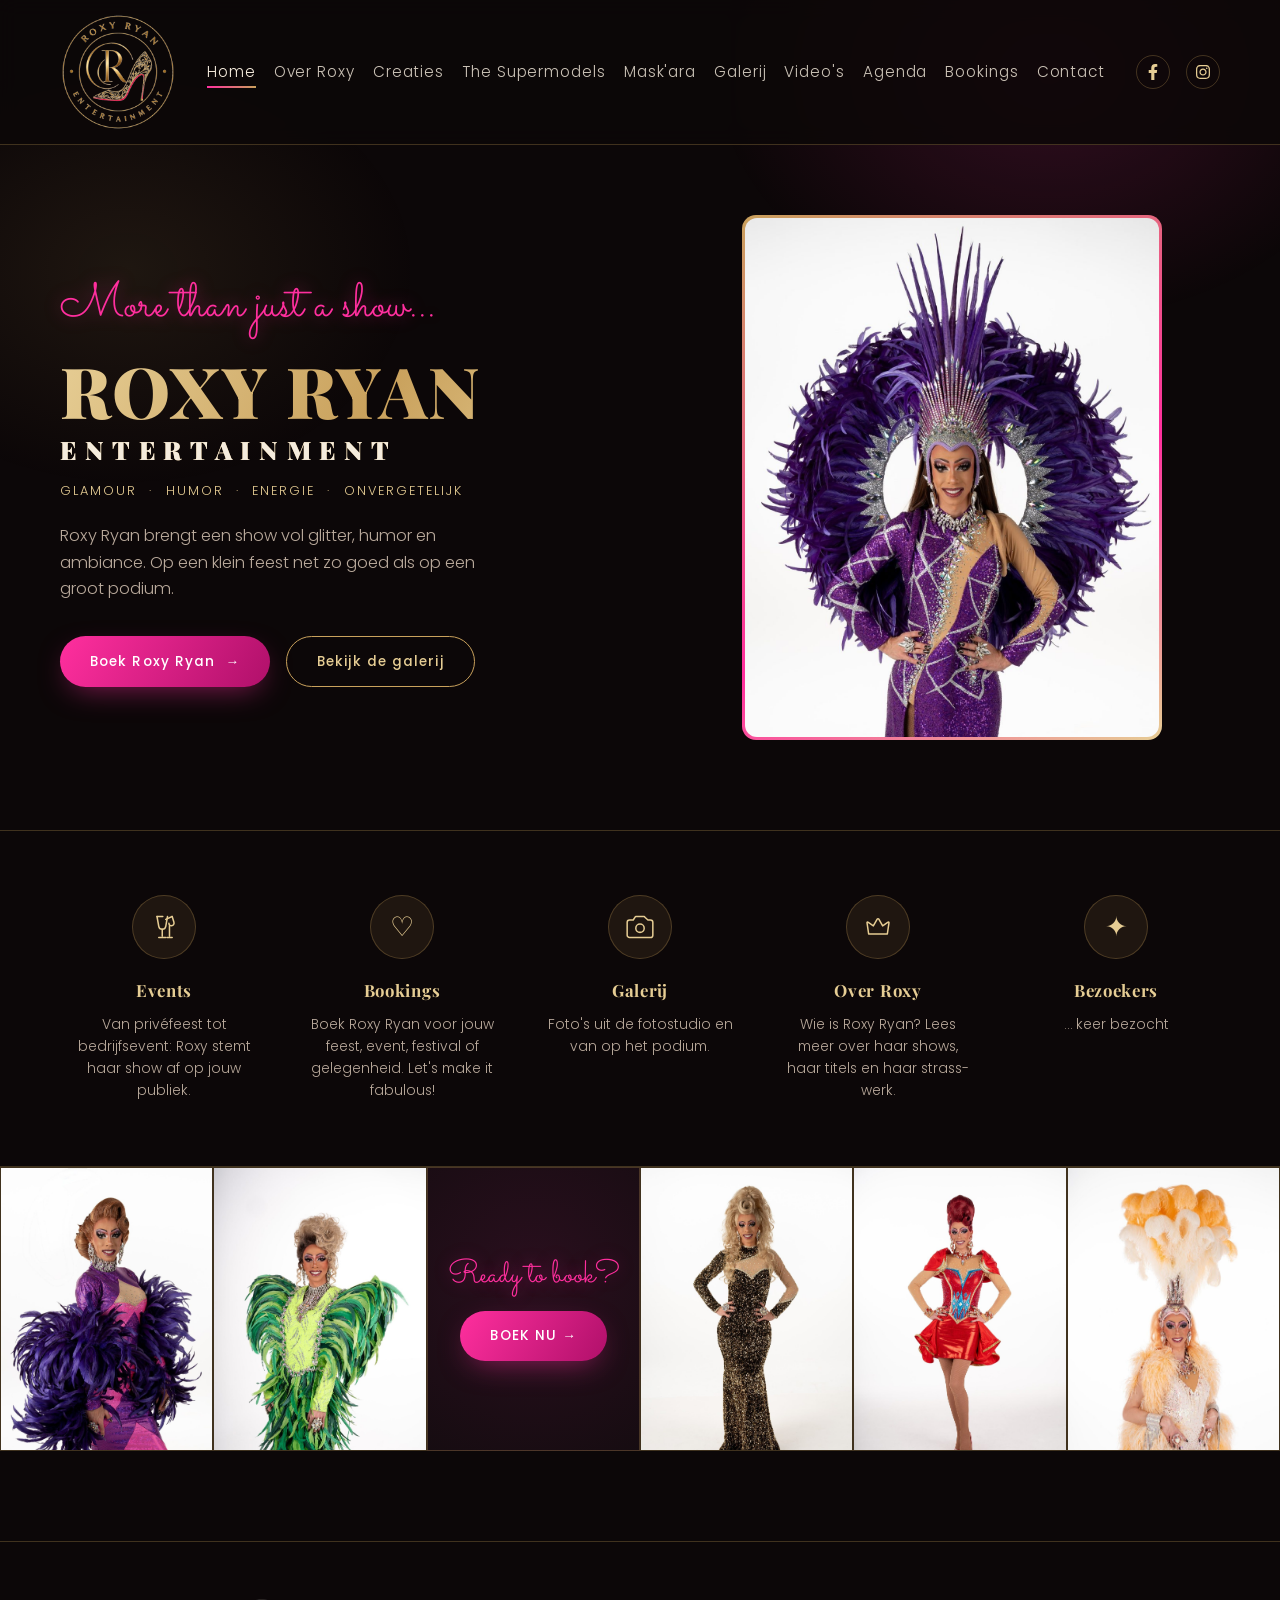
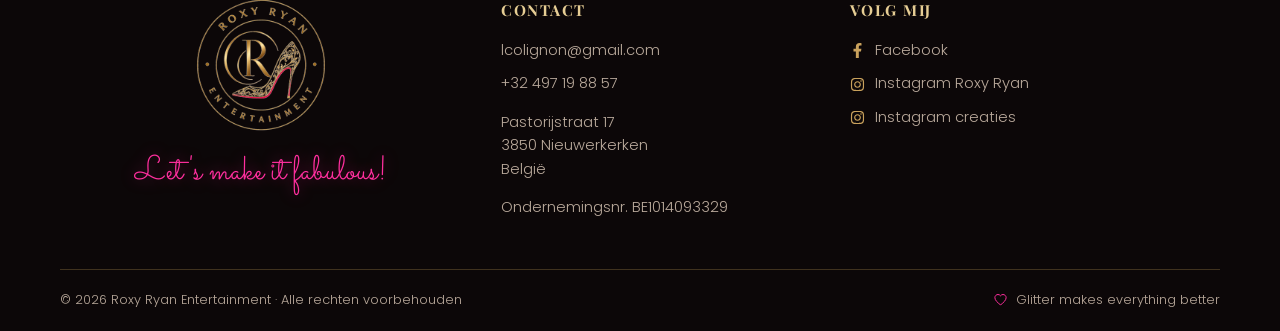
<file: index.html>
<!DOCTYPE html>
<html lang="nl">
<head>
<meta charset="UTF-8">
<meta name="viewport" content="width=device-width, initial-scale=1.0">
<title>Roxy Ryan Entertainment | Drag Queen Shows & Bookings</title>
<meta name="description" content="Roxy Ryan Entertainment: travestieshows met glamour, humor en ambiance. Boek Roxy Ryan voor je feest, bedrijfsevent of festival.">
<meta name="google-site-verification" content="HmO6C7xKzM0VdAFmFXxXFT0QUK9AhSecvN9uA1NF7OY" />
<link rel="icon" type="image/png" href="images/favicon.png">
<link rel="apple-touch-icon" href="images/apple-touch-icon.png">
<link rel="canonical" href="https://roxyryanentertainment.github.io/RoxyRyan/">
<meta property="og:type" content="website">
<meta property="og:site_name" content="Roxy Ryan Entertainment">
<meta property="og:locale" content="nl_BE">
<meta property="og:title" content="Roxy Ryan Entertainment">
<meta property="og:description" content="Roxy Ryan Entertainment: travestieshows met glamour, humor en ambiance. Boek Roxy Ryan voor je feest, bedrijfsevent of festival.">
<meta property="og:url" content="https://roxyryanentertainment.github.io/RoxyRyan/">
<meta property="og:image" content="https://roxyryanentertainment.github.io/RoxyRyan/images/og-image.jpg">
<meta property="og:image:width" content="1200">
<meta property="og:image:height" content="630">
<meta property="og:image:alt" content="Logo van Roxy Ryan Entertainment naast Roxy Ryan in paars verenkostuum">
<meta name="twitter:card" content="summary_large_image">
<link rel="stylesheet" href="style.css?v=202609302304">
<link rel="stylesheet" href="home.css?v=202609302304">
</head>
<body>
<div class="glow"></div>

<header class="site-header">
  <nav class="nav">
    <a href="index.html" class="brand">
      <img src="images/logo-transparent.png" alt="Roxy Ryan Entertainment logo">
    </a>
    <ul class="nav-links">
      <li><a href="index.html">Home</a></li>
      <li><a href="over-roxy.html">Over Roxy</a></li>
      <li><a href="creaties.html">Creaties</a></li>
      <li><a href="supermodels.html">The Supermodels</a></li>
      <li><a href="maskara.html">Mask'ara</a></li>
      <li><a href="galerij.html">Galerij</a></li>
      <li><a href="videos.html">Video's</a></li>
      <li><a href="evenementen.html">Agenda</a></li>
      <li><a href="bookings.html">Bookings</a></li>
      <li><a href="contact.html">Contact</a></li>
    </ul>
    <div class="nav-social">
      <a href="https://facebook.com/levi.colignon" target="_blank" rel="noopener" aria-label="Facebook"><svg viewBox="0 0 320 512" width="16" height="16" fill="currentColor" aria-hidden="true"><path d="M279.14 288l14.22-92.66h-88.91v-60.13c0-25.35 12.42-50.06 52.24-50.06h40.42V6.26S260.43 0 225.36 0c-73.22 0-121.08 44.38-121.08 124.72v70.62H22.89V288h81.39v224h100.17V288z"/></svg></a>
      <a href="https://instagram.com/levicolignon_roxyryan" target="_blank" rel="noopener" aria-label="Instagram"><svg viewBox="0 0 448 512" width="16" height="16" fill="currentColor" aria-hidden="true"><path d="M224.1 141c-63.6 0-114.9 51.3-114.9 114.9s51.3 114.9 114.9 114.9S339 319.5 339 255.9 287.7 141 224.1 141zm0 189.6c-41.1 0-74.7-33.5-74.7-74.7s33.5-74.7 74.7-74.7 74.7 33.5 74.7 74.7-33.6 74.7-74.7 74.7zm146.4-194.3c0 14.9-12 26.8-26.8 26.8-14.9 0-26.8-12-26.8-26.8s12-26.8 26.8-26.8 26.8 12 26.8 26.8zm76.1 27.2c-1.7-35.9-9.9-67.7-36.2-93.9-26.2-26.2-58-34.4-93.9-36.2-37-2.1-147.9-2.1-184.9 0-35.8 1.7-67.6 9.9-93.9 36.1s-34.4 58-36.2 93.9c-2.1 37-2.1 147.9 0 184.9 1.7 35.9 9.9 67.7 36.2 93.9s58 34.4 93.9 36.2c37 2.1 147.9 2.1 184.9 0 35.9-1.7 67.7-9.9 93.9-36.2 26.2-26.2 34.4-58 36.2-93.9 2.1-37 2.1-147.8 0-184.8zM398.8 388c-7.8 19.6-22.9 34.7-42.6 42.6-29.5 11.7-99.5 9-132.1 9s-102.7 2.6-132.1-9c-19.6-7.8-34.7-22.9-42.6-42.6-11.7-29.5-9-99.5-9-132.1s-2.6-102.7 9-132.1c7.8-19.6 22.9-34.7 42.6-42.6 29.5-11.7 99.5-9 132.1-9s102.7-2.6 132.1 9c19.6 7.8 34.7 22.9 42.6 42.6 11.7 29.5 9 99.5 9 132.1s2.7 102.7-9 132.1z"/></svg></a>
    </div>
    <button class="nav-toggle" aria-label="Menu">&#9776;</button>
  </nav>
</header>

<main>

  <!-- HERO -->
  <section class="hero">
    <div class="wrap hero-grid">
      <div class="hero-copy">
        <span class="eyebrow-script">More than just a show...</span>
        <h1>ROXY RYAN<br><span>ENTERTAINMENT</span></h1>
        <p class="hero-tagline">GLAMOUR &nbsp;·&nbsp; HUMOR &nbsp;·&nbsp; ENERGIE &nbsp;·&nbsp; ONVERGETELIJK</p>
        <p class="hero-desc">Roxy Ryan brengt een show vol glitter, humor en ambiance. Op een klein feest net zo goed als op een groot podium.</p>
        <div class="hero-actions">
          <a href="bookings.html" class="btn btn-primary">Boek Roxy Ryan &nbsp;→</a>
          <a href="galerij.html" class="btn btn-outline">Bekijk de galerij</a>
        </div>
      </div>
      <div class="hero-media">
        <div class="hero-photo-frame">
          <img src="images/roxy-2.jpg" alt="Roxy Ryan in paars kostuum met grote verenkraag" class="hero-photo">
        </div>
      </div>
    </div>
  </section>

  <!-- FEATURES STRIP -->
  <section class="features">
    <div class="wrap features-grid">
      <a href="bookings.html" class="feature">
        <span class="feature-icon"><svg viewBox="0 0 24 24" width="28" height="28" fill="none" stroke="currentColor" stroke-width="1.3" stroke-linecap="round" stroke-linejoin="round" aria-hidden="true"><path d="M6 3l1.5 8.5a3 3 0 0 0 3 2.5h0a3 3 0 0 0 3-2.5L15 3"/><path d="M6 3h5"/><path d="M13.5 5.5L19 3"/><path d="M19 3l1.5 5a2.3 2.3 0 0 1-2 3h0a2.3 2.3 0 0 1-2.3-2.2"/><line x1="10.5" y1="14" x2="10.5" y2="20"/><line x1="7.5" y1="21" x2="13.5" y2="21"/><line x1="16.7" y1="11" x2="16.7" y2="20"/><line x1="14.5" y1="21" x2="19" y2="21"/></svg></span>
        <h3>Events</h3>
        <p>Van privéfeest tot bedrijfsevent: Roxy stemt haar show af op jouw publiek.</p>
      </a>
      <a href="bookings.html" class="feature">
        <span class="feature-icon">♡</span>
        <h3>Bookings</h3>
        <p>Boek Roxy Ryan voor jouw feest, event, festival of gelegenheid. Let's make it fabulous!</p>
      </a>
      <a href="galerij.html" class="feature">
        <span class="feature-icon"><svg viewBox="0 0 24 24" width="28" height="28" fill="none" stroke="currentColor" stroke-width="1.3" stroke-linecap="round" stroke-linejoin="round" aria-hidden="true"><path d="M23 19a2 2 0 0 1-2 2H3a2 2 0 0 1-2-2V8a2 2 0 0 1 2-2h3.2l1.6-2.4a1 1 0 0 1 .8-.6h6.8a1 1 0 0 1 .8.6L18.8 6H21a2 2 0 0 1 2 2z"/><circle cx="12" cy="13" r="3.6"/></svg></span>
        <h3>Galerij</h3>
        <p>Foto's uit de fotostudio en van op het podium.</p>
      </a>
      <a href="over-roxy.html" class="feature">
        <span class="feature-icon"><svg viewBox="0 0 24 24" width="28" height="28" fill="none" stroke="currentColor" stroke-width="1.3" stroke-linecap="round" stroke-linejoin="round" aria-hidden="true"><path d="M4 18h16M4 18l-1.4-9.6a.5.5 0 0 1 .8-.5L8 11l3.3-5.7a.8.8 0 0 1 1.4 0L16 11l4.6-3.1a.5.5 0 0 1 .8.5L20 18"/></svg></span>
        <h3>Over Roxy</h3>
        <p>Wie is Roxy Ryan? Lees meer over haar shows, haar titels en haar strass-werk.</p>
      </a>
      <div class="feature">
        <span class="feature-icon">✦</span>
        <h3>Bezoekers</h3>
        <p><span id="visitor-count">…</span> keer bezocht</p>
      </div>
    </div>
  </section>

  <!-- PHOTO STRIP / CTA -->
  <section class="photo-strip">
    <div class="strip-item"><img src="images/roxy-1.jpg" alt="Roxy Ryan in paars-roze kostuum met veren" loading="lazy" decoding="async"></div>
    <div class="strip-item"><img src="images/roxy-4.jpg" alt="Roxy Ryan in groen verenkostuum" loading="lazy" decoding="async"></div>
    <div class="strip-item cta-tile">
      <span class="eyebrow-script">Ready to book?</span>
      <a href="bookings.html" class="btn btn-primary">BOEK NU →</a>
    </div>
    <div class="strip-item"><img src="images/roxy-3.jpg" alt="Roxy Ryan in gouden glitterjurk" loading="lazy" decoding="async"></div>
    <div class="strip-item"><img src="images/roxy-7.jpg" alt="Roxy Ryan in rode outfit" loading="lazy" decoding="async"></div>
    <div class="strip-item"><img src="images/roxy-6.jpg" alt="Roxy Ryan met oranje verenkroon" loading="lazy" decoding="async"></div>
  </section>

</main>

<footer class="site-footer">
  <div class="wrap">
    <div class="footer-grid">
      <div class="footer-brand">
        <img src="images/logo-transparent.png" alt="Roxy Ryan Entertainment logo" loading="lazy" decoding="async">
        <span class="tag">Let's make it fabulous!</span>
      </div>
      <div class="footer-col">
        <h4>Contact</h4>
        <a href="mailto:lcolignon@gmail.com">lcolignon@gmail.com</a>
        <a href="tel:+32497198857">+32 497 19 88 57</a>
        <p>Pastorijstraat 17<br>3850 Nieuwerkerken<br>België</p>
        <p>Ondernemingsnr. BE1014093329</p>
      </div>
      <div class="footer-col">
        <h4>Volg mij</h4>
        <a href="https://facebook.com/levi.colignon" target="_blank" rel="noopener"><svg viewBox="0 0 320 512" width="15" height="15" fill="currentColor" aria-hidden="true"><path d="M279.14 288l14.22-92.66h-88.91v-60.13c0-25.35 12.42-50.06 52.24-50.06h40.42V6.26S260.43 0 225.36 0c-73.22 0-121.08 44.38-121.08 124.72v70.62H22.89V288h81.39v224h100.17V288z"/></svg> Facebook</a>
        <a href="https://instagram.com/levicolignon_roxyryan" target="_blank" rel="noopener"><svg viewBox="0 0 448 512" width="15" height="15" fill="currentColor" aria-hidden="true"><path d="M224.1 141c-63.6 0-114.9 51.3-114.9 114.9s51.3 114.9 114.9 114.9S339 319.5 339 255.9 287.7 141 224.1 141zm0 189.6c-41.1 0-74.7-33.5-74.7-74.7s33.5-74.7 74.7-74.7 74.7 33.5 74.7 74.7-33.6 74.7-74.7 74.7zm146.4-194.3c0 14.9-12 26.8-26.8 26.8-14.9 0-26.8-12-26.8-26.8s12-26.8 26.8-26.8 26.8 12 26.8 26.8zm76.1 27.2c-1.7-35.9-9.9-67.7-36.2-93.9-26.2-26.2-58-34.4-93.9-36.2-37-2.1-147.9-2.1-184.9 0-35.8 1.7-67.6 9.9-93.9 36.1s-34.4 58-36.2 93.9c-2.1 37-2.1 147.9 0 184.9 1.7 35.9 9.9 67.7 36.2 93.9s58 34.4 93.9 36.2c37 2.1 147.9 2.1 184.9 0 35.9-1.7 67.7-9.9 93.9-36.2 26.2-26.2 34.4-58 36.2-93.9 2.1-37 2.1-147.8 0-184.8zM398.8 388c-7.8 19.6-22.9 34.7-42.6 42.6-29.5 11.7-99.5 9-132.1 9s-102.7 2.6-132.1-9c-19.6-7.8-34.7-22.9-42.6-42.6-11.7-29.5-9-99.5-9-132.1s-2.6-102.7 9-132.1c7.8-19.6 22.9-34.7 42.6-42.6 29.5-11.7 99.5-9 132.1-9s102.7-2.6 132.1 9c19.6 7.8 34.7 22.9 42.6 42.6 11.7 29.5 9 99.5 9 132.1s2.7 102.7-9 132.1z"/></svg> Instagram Roxy Ryan</a>
        <a href="https://instagram.com/roxyryanentertainment" target="_blank" rel="noopener"><svg viewBox="0 0 448 512" width="15" height="15" fill="currentColor" aria-hidden="true"><path d="M224.1 141c-63.6 0-114.9 51.3-114.9 114.9s51.3 114.9 114.9 114.9S339 319.5 339 255.9 287.7 141 224.1 141zm0 189.6c-41.1 0-74.7-33.5-74.7-74.7s33.5-74.7 74.7-74.7 74.7 33.5 74.7 74.7-33.6 74.7-74.7 74.7zm146.4-194.3c0 14.9-12 26.8-26.8 26.8-14.9 0-26.8-12-26.8-26.8s12-26.8 26.8-26.8 26.8 12 26.8 26.8zm76.1 27.2c-1.7-35.9-9.9-67.7-36.2-93.9-26.2-26.2-58-34.4-93.9-36.2-37-2.1-147.9-2.1-184.9 0-35.8 1.7-67.6 9.9-93.9 36.1s-34.4 58-36.2 93.9c-2.1 37-2.1 147.9 0 184.9 1.7 35.9 9.9 67.7 36.2 93.9s58 34.4 93.9 36.2c37 2.1 147.9 2.1 184.9 0 35.9-1.7 67.7-9.9 93.9-36.2 26.2-26.2 34.4-58 36.2-93.9 2.1-37 2.1-147.8 0-184.8zM398.8 388c-7.8 19.6-22.9 34.7-42.6 42.6-29.5 11.7-99.5 9-132.1 9s-102.7 2.6-132.1-9c-19.6-7.8-34.7-22.9-42.6-42.6-11.7-29.5-9-99.5-9-132.1s-2.6-102.7 9-132.1c7.8-19.6 22.9-34.7 42.6-42.6 29.5-11.7 99.5-9 132.1-9s102.7-2.6 132.1 9c19.6 7.8 34.7 22.9 42.6 42.6 11.7 29.5 9 99.5 9 132.1s2.7 102.7-9 132.1z"/></svg> Instagram creaties</a>
      </div>
    </div>
    <div class="footer-bottom">
      <span>© 2026 Roxy Ryan Entertainment · Alle rechten voorbehouden</span>
      <span><button type="button" class="heart" aria-pressed="false" aria-label="Geef Roxy een hartje"><svg viewBox="0 0 24 24" width="15" height="15" aria-hidden="true"><path d="M12 20.3c-.3 0-.6-.1-.8-.3C7.8 17.3 3 13.3 3 9.1 3 6.3 5.2 4 8 4c1.6 0 3.1.8 4 2.1C12.9 4.8 14.4 4 16 4c2.8 0 5 2.3 5 5.1 0 4.2-4.8 8.2-8.2 11-.2.2-.5.2-.8.2z"/></svg></button> Glitter makes everything better</span>
    </div>
  </div>
</footer>

<script src="script.js?v=20261117"></script>
</body>
</html>
</file>
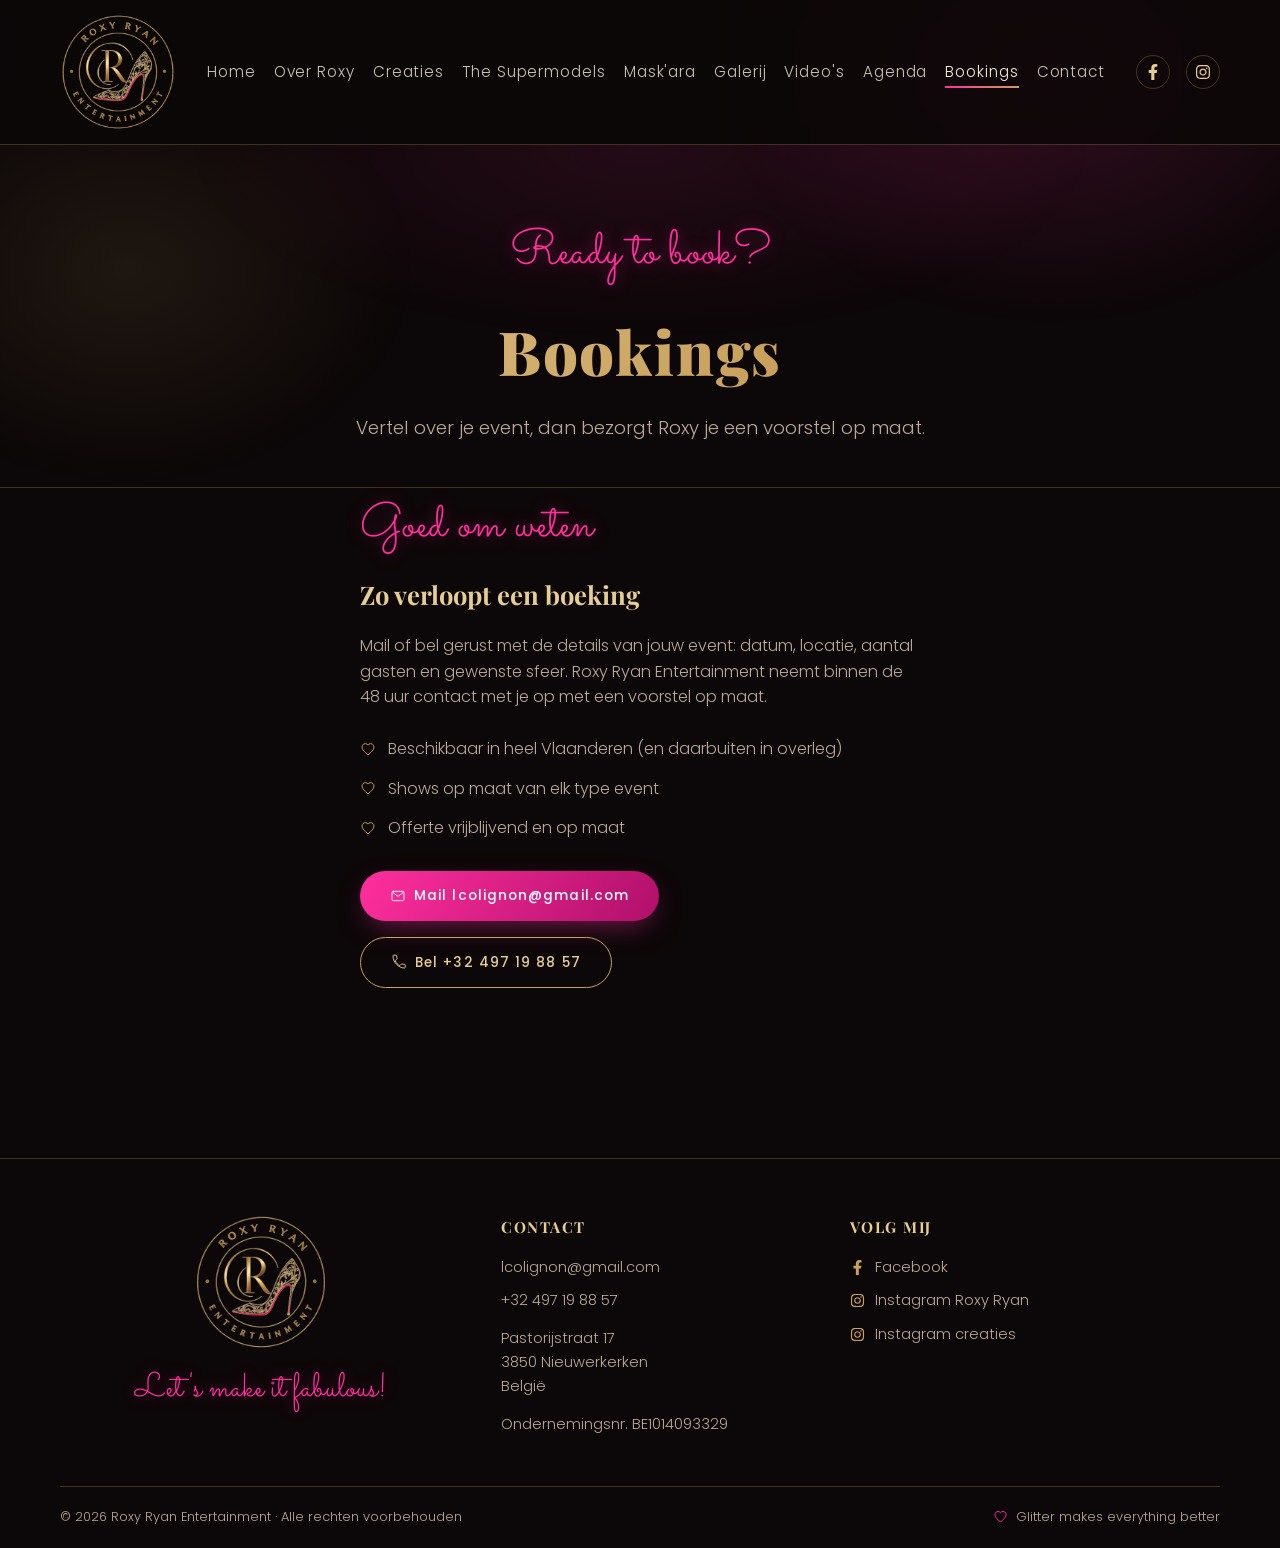
<file: bookings.html>
<!DOCTYPE html>
<html lang="nl">
<head>
<meta charset="UTF-8">
<meta name="viewport" content="width=device-width, initial-scale=1.0">
<title>Bookings | Roxy Ryan Entertainment</title>
<meta name="description" content="Boek Roxy Ryan voor jouw feest, bedrijfsevent, bruiloft of festival. Let's make it fabulous!">
<link rel="icon" type="image/png" href="images/favicon.png">
<link rel="apple-touch-icon" href="images/apple-touch-icon.png">
<link rel="canonical" href="https://roxyryanentertainment.github.io/RoxyRyan/bookings.html">
<meta property="og:type" content="website">
<meta property="og:site_name" content="Roxy Ryan Entertainment">
<meta property="og:locale" content="nl_BE">
<meta property="og:title" content="Bookings | Roxy Ryan Entertainment">
<meta property="og:description" content="Boek Roxy Ryan voor jouw feest, bedrijfsevent, bruiloft of festival. Let's make it fabulous!">
<meta property="og:url" content="https://roxyryanentertainment.github.io/RoxyRyan/bookings.html">
<meta property="og:image" content="https://roxyryanentertainment.github.io/RoxyRyan/images/og-image.jpg">
<meta property="og:image:width" content="1200">
<meta property="og:image:height" content="630">
<meta property="og:image:alt" content="Logo van Roxy Ryan Entertainment naast Roxy Ryan in paars verenkostuum">
<meta name="twitter:card" content="summary_large_image">
<link rel="stylesheet" href="style.css?v=202609302304">
<link rel="stylesheet" href="pages.css?v=202609302304">
</head>
<body>
<div class="glow"></div>

<header class="site-header">
  <nav class="nav">
    <a href="index.html" class="brand"><img src="images/logo-transparent.png" alt="Roxy Ryan Entertainment logo"></a>
    <ul class="nav-links">
      <li><a href="index.html">Home</a></li>
      <li><a href="over-roxy.html">Over Roxy</a></li>
      <li><a href="creaties.html">Creaties</a></li>
      <li><a href="supermodels.html">The Supermodels</a></li>
      <li><a href="maskara.html">Mask'ara</a></li>
      <li><a href="galerij.html">Galerij</a></li>
      <li><a href="videos.html">Video's</a></li>
      <li><a href="evenementen.html">Agenda</a></li>
      <li><a href="bookings.html">Bookings</a></li>
      <li><a href="contact.html">Contact</a></li>
    </ul>
    <div class="nav-social">
      <a href="https://facebook.com/levi.colignon" target="_blank" rel="noopener" aria-label="Facebook"><svg viewBox="0 0 320 512" width="16" height="16" fill="currentColor" aria-hidden="true"><path d="M279.14 288l14.22-92.66h-88.91v-60.13c0-25.35 12.42-50.06 52.24-50.06h40.42V6.26S260.43 0 225.36 0c-73.22 0-121.08 44.38-121.08 124.72v70.62H22.89V288h81.39v224h100.17V288z"/></svg></a>
      <a href="https://instagram.com/levicolignon_roxyryan" target="_blank" rel="noopener" aria-label="Instagram"><svg viewBox="0 0 448 512" width="16" height="16" fill="currentColor" aria-hidden="true"><path d="M224.1 141c-63.6 0-114.9 51.3-114.9 114.9s51.3 114.9 114.9 114.9S339 319.5 339 255.9 287.7 141 224.1 141zm0 189.6c-41.1 0-74.7-33.5-74.7-74.7s33.5-74.7 74.7-74.7 74.7 33.5 74.7 74.7-33.6 74.7-74.7 74.7zm146.4-194.3c0 14.9-12 26.8-26.8 26.8-14.9 0-26.8-12-26.8-26.8s12-26.8 26.8-26.8 26.8 12 26.8 26.8zm76.1 27.2c-1.7-35.9-9.9-67.7-36.2-93.9-26.2-26.2-58-34.4-93.9-36.2-37-2.1-147.9-2.1-184.9 0-35.8 1.7-67.6 9.9-93.9 36.1s-34.4 58-36.2 93.9c-2.1 37-2.1 147.9 0 184.9 1.7 35.9 9.9 67.7 36.2 93.9s58 34.4 93.9 36.2c37 2.1 147.9 2.1 184.9 0 35.9-1.7 67.7-9.9 93.9-36.2 26.2-26.2 34.4-58 36.2-93.9 2.1-37 2.1-147.8 0-184.8zM398.8 388c-7.8 19.6-22.9 34.7-42.6 42.6-29.5 11.7-99.5 9-132.1 9s-102.7 2.6-132.1-9c-19.6-7.8-34.7-22.9-42.6-42.6-11.7-29.5-9-99.5-9-132.1s-2.6-102.7 9-132.1c7.8-19.6 22.9-34.7 42.6-42.6 29.5-11.7 99.5-9 132.1-9s102.7-2.6 132.1 9c19.6 7.8 34.7 22.9 42.6 42.6 11.7 29.5 9 99.5 9 132.1s2.7 102.7-9 132.1z"/></svg></a>
    </div>
    <button class="nav-toggle" aria-label="Menu">&#9776;</button>
  </nav>
</header>

<main>
  <section class="page-hero" style="border-bottom:none;">
    <span class="eyebrow-script">Ready to book?</span>
    <h1>Bookings</h1>
    <p>Vertel over je event, dan bezorgt Roxy je een voorstel op maat.</p>
  </section>

  <section style="padding-top:0;">
    <div class="wrap contact-cta">
      <span class="eyebrow-script">Goed om weten</span>
      <h2>Zo verloopt een boeking</h2>
      <p>Mail of bel gerust met de details van jouw event: datum, locatie, aantal gasten en gewenste sfeer. Roxy Ryan Entertainment neemt binnen de 48 uur contact met je op met een voorstel op maat.</p>
      <ul class="list-icons">
        <li><span class="ic-gold"><svg viewBox="0 0 24 24" width="16" height="16" fill="none" stroke="currentColor" stroke-width="1.4" stroke-linecap="round" stroke-linejoin="round" aria-hidden="true"><path d="M12 20.3c-.3 0-.6-.1-.8-.3C7.8 17.3 3 13.3 3 9.1 3 6.3 5.2 4 8 4c1.6 0 3.1.8 4 2.1C12.9 4.8 14.4 4 16 4c2.8 0 5 2.3 5 5.1 0 4.2-4.8 8.2-8.2 11-.2.2-.5.2-.8.2z"/></svg></span> Beschikbaar in heel Vlaanderen (en daarbuiten in overleg)</li>
        <li><span class="ic-gold"><svg viewBox="0 0 24 24" width="16" height="16" fill="none" stroke="currentColor" stroke-width="1.4" stroke-linecap="round" stroke-linejoin="round" aria-hidden="true"><path d="M12 20.3c-.3 0-.6-.1-.8-.3C7.8 17.3 3 13.3 3 9.1 3 6.3 5.2 4 8 4c1.6 0 3.1.8 4 2.1C12.9 4.8 14.4 4 16 4c2.8 0 5 2.3 5 5.1 0 4.2-4.8 8.2-8.2 11-.2.2-.5.2-.8.2z"/></svg></span> Shows op maat van elk type event</li>
        <li><span class="ic-gold"><svg viewBox="0 0 24 24" width="16" height="16" fill="none" stroke="currentColor" stroke-width="1.4" stroke-linecap="round" stroke-linejoin="round" aria-hidden="true"><path d="M12 20.3c-.3 0-.6-.1-.8-.3C7.8 17.3 3 13.3 3 9.1 3 6.3 5.2 4 8 4c1.6 0 3.1.8 4 2.1C12.9 4.8 14.4 4 16 4c2.8 0 5 2.3 5 5.1 0 4.2-4.8 8.2-8.2 11-.2.2-.5.2-.8.2z"/></svg></span> Offerte vrijblijvend en op maat</li>
      </ul>
      <div class="contact-cta-buttons">
        <a href="mailto:lcolignon@gmail.com" class="btn btn-primary"><svg viewBox="0 0 24 24" width="16" height="16" fill="none" stroke="currentColor" stroke-width="1.4" stroke-linecap="round" stroke-linejoin="round" aria-hidden="true"><rect x="3" y="5" width="18" height="14" rx="2"/><path d="M4 6.5l8 6.2 8-6.2"/></svg> Mail lcolignon@gmail.com</a>
        <a href="tel:+32497198857" class="btn btn-outline"><svg viewBox="0 0 24 24" width="16" height="16" fill="none" stroke="currentColor" stroke-width="1.4" stroke-linecap="round" stroke-linejoin="round" aria-hidden="true"><path d="M6.6 10.8c1.4 2.8 3.8 5.2 6.6 6.6l2.2-2.2c.3-.3.7-.4 1.1-.3 1.2.4 2.5.6 3.8.6.6 0 1 .4 1 1V20c0 .6-.4 1-1 1C11.4 21 3 12.6 3 2.7c0-.6.4-1 1-1h3.5c.6 0 1 .4 1 1 0 1.3.2 2.6.6 3.8.1.4 0 .8-.3 1.1z"/></svg> Bel +32 497 19 88 57</a>
      </div>
    </div>
  </section>
</main>

<footer class="site-footer">
  <div class="wrap">
    <div class="footer-grid">
      <div class="footer-brand">
        <img src="images/logo-transparent.png" alt="Roxy Ryan Entertainment logo" loading="lazy" decoding="async">
        <span class="tag">Let's make it fabulous!</span>
      </div>
      <div class="footer-col">
        <h4>Contact</h4>
        <a href="mailto:lcolignon@gmail.com">lcolignon@gmail.com</a>
        <a href="tel:+32497198857">+32 497 19 88 57</a>
        <p>Pastorijstraat 17<br>3850 Nieuwerkerken<br>België</p>
        <p>Ondernemingsnr. BE1014093329</p>
      </div>
      <div class="footer-col">
        <h4>Volg mij</h4>
        <a href="https://facebook.com/levi.colignon" target="_blank" rel="noopener"><svg viewBox="0 0 320 512" width="15" height="15" fill="currentColor" aria-hidden="true"><path d="M279.14 288l14.22-92.66h-88.91v-60.13c0-25.35 12.42-50.06 52.24-50.06h40.42V6.26S260.43 0 225.36 0c-73.22 0-121.08 44.38-121.08 124.72v70.62H22.89V288h81.39v224h100.17V288z"/></svg> Facebook</a>
        <a href="https://instagram.com/levicolignon_roxyryan" target="_blank" rel="noopener"><svg viewBox="0 0 448 512" width="15" height="15" fill="currentColor" aria-hidden="true"><path d="M224.1 141c-63.6 0-114.9 51.3-114.9 114.9s51.3 114.9 114.9 114.9S339 319.5 339 255.9 287.7 141 224.1 141zm0 189.6c-41.1 0-74.7-33.5-74.7-74.7s33.5-74.7 74.7-74.7 74.7 33.5 74.7 74.7-33.6 74.7-74.7 74.7zm146.4-194.3c0 14.9-12 26.8-26.8 26.8-14.9 0-26.8-12-26.8-26.8s12-26.8 26.8-26.8 26.8 12 26.8 26.8zm76.1 27.2c-1.7-35.9-9.9-67.7-36.2-93.9-26.2-26.2-58-34.4-93.9-36.2-37-2.1-147.9-2.1-184.9 0-35.8 1.7-67.6 9.9-93.9 36.1s-34.4 58-36.2 93.9c-2.1 37-2.1 147.9 0 184.9 1.7 35.9 9.9 67.7 36.2 93.9s58 34.4 93.9 36.2c37 2.1 147.9 2.1 184.9 0 35.9-1.7 67.7-9.9 93.9-36.2 26.2-26.2 34.4-58 36.2-93.9 2.1-37 2.1-147.8 0-184.8zM398.8 388c-7.8 19.6-22.9 34.7-42.6 42.6-29.5 11.7-99.5 9-132.1 9s-102.7 2.6-132.1-9c-19.6-7.8-34.7-22.9-42.6-42.6-11.7-29.5-9-99.5-9-132.1s-2.6-102.7 9-132.1c7.8-19.6 22.9-34.7 42.6-42.6 29.5-11.7 99.5-9 132.1-9s102.7-2.6 132.1 9c19.6 7.8 34.7 22.9 42.6 42.6 11.7 29.5 9 99.5 9 132.1s2.7 102.7-9 132.1z"/></svg> Instagram Roxy Ryan</a>
        <a href="https://instagram.com/roxyryanentertainment" target="_blank" rel="noopener"><svg viewBox="0 0 448 512" width="15" height="15" fill="currentColor" aria-hidden="true"><path d="M224.1 141c-63.6 0-114.9 51.3-114.9 114.9s51.3 114.9 114.9 114.9S339 319.5 339 255.9 287.7 141 224.1 141zm0 189.6c-41.1 0-74.7-33.5-74.7-74.7s33.5-74.7 74.7-74.7 74.7 33.5 74.7 74.7-33.6 74.7-74.7 74.7zm146.4-194.3c0 14.9-12 26.8-26.8 26.8-14.9 0-26.8-12-26.8-26.8s12-26.8 26.8-26.8 26.8 12 26.8 26.8zm76.1 27.2c-1.7-35.9-9.9-67.7-36.2-93.9-26.2-26.2-58-34.4-93.9-36.2-37-2.1-147.9-2.1-184.9 0-35.8 1.7-67.6 9.9-93.9 36.1s-34.4 58-36.2 93.9c-2.1 37-2.1 147.9 0 184.9 1.7 35.9 9.9 67.7 36.2 93.9s58 34.4 93.9 36.2c37 2.1 147.9 2.1 184.9 0 35.9-1.7 67.7-9.9 93.9-36.2 26.2-26.2 34.4-58 36.2-93.9 2.1-37 2.1-147.8 0-184.8zM398.8 388c-7.8 19.6-22.9 34.7-42.6 42.6-29.5 11.7-99.5 9-132.1 9s-102.7 2.6-132.1-9c-19.6-7.8-34.7-22.9-42.6-42.6-11.7-29.5-9-99.5-9-132.1s-2.6-102.7 9-132.1c7.8-19.6 22.9-34.7 42.6-42.6 29.5-11.7 99.5-9 132.1-9s102.7-2.6 132.1 9c19.6 7.8 34.7 22.9 42.6 42.6 11.7 29.5 9 99.5 9 132.1s2.7 102.7-9 132.1z"/></svg> Instagram creaties</a>
      </div>
    </div>
    <div class="footer-bottom">
      <span>© 2026 Roxy Ryan Entertainment · Alle rechten voorbehouden</span>
      <span><button type="button" class="heart" aria-pressed="false" aria-label="Geef Roxy een hartje"><svg viewBox="0 0 24 24" width="15" height="15" aria-hidden="true"><path d="M12 20.3c-.3 0-.6-.1-.8-.3C7.8 17.3 3 13.3 3 9.1 3 6.3 5.2 4 8 4c1.6 0 3.1.8 4 2.1C12.9 4.8 14.4 4 16 4c2.8 0 5 2.3 5 5.1 0 4.2-4.8 8.2-8.2 11-.2.2-.5.2-.8.2z"/></svg></button> Glitter makes everything better</span>
    </div>
  </div>
</footer>

<script src="script.js?v=20261117"></script>
</body>
</html>
</file>
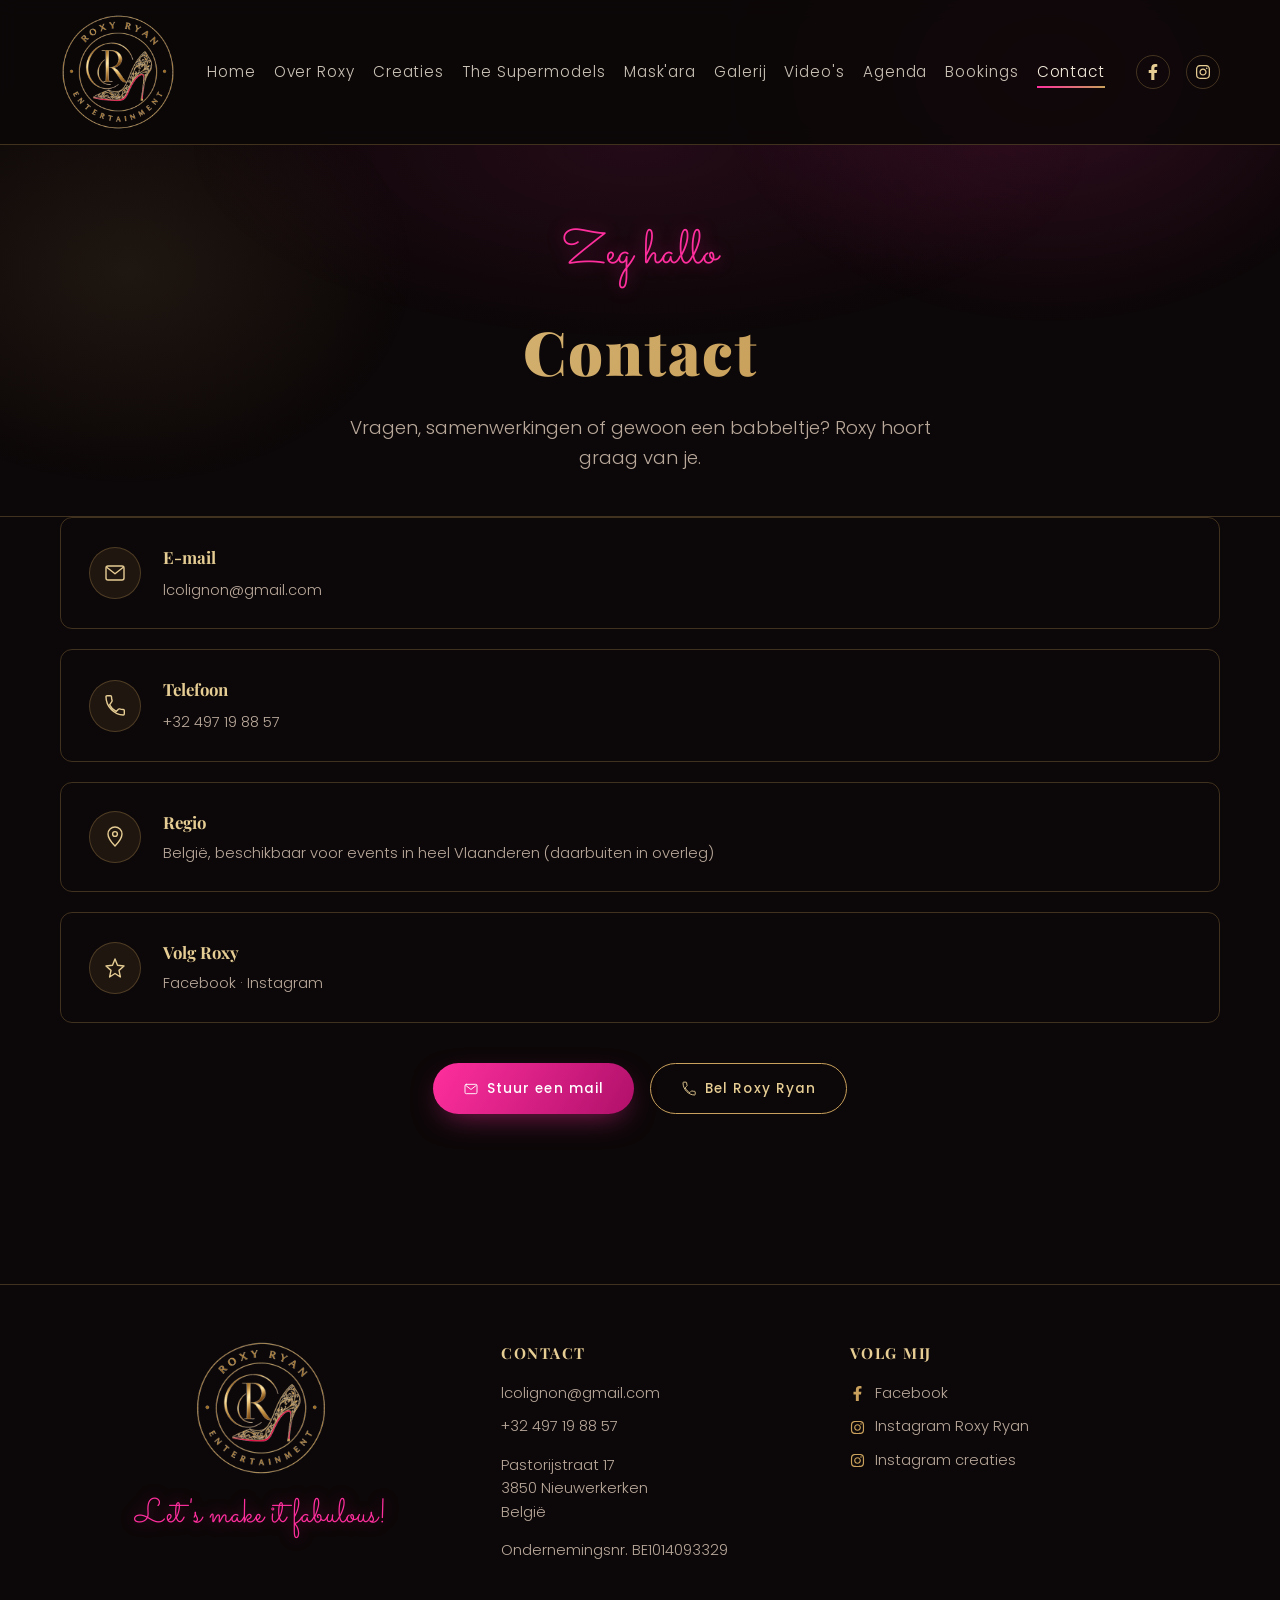
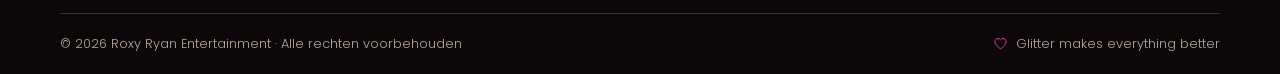
<file: contact.html>
<!DOCTYPE html>
<html lang="nl">
<head>
<meta charset="UTF-8">
<meta name="viewport" content="width=device-width, initial-scale=1.0">
<title>Contact | Roxy Ryan Entertainment</title>
<meta name="description" content="Neem contact op met Roxy Ryan Entertainment voor bookings, vragen of samenwerkingen.">
<link rel="icon" type="image/png" href="images/favicon.png">
<link rel="apple-touch-icon" href="images/apple-touch-icon.png">
<link rel="canonical" href="https://roxyryanentertainment.github.io/RoxyRyan/contact.html">
<meta property="og:type" content="website">
<meta property="og:site_name" content="Roxy Ryan Entertainment">
<meta property="og:locale" content="nl_BE">
<meta property="og:title" content="Contact | Roxy Ryan Entertainment">
<meta property="og:description" content="Neem contact op met Roxy Ryan Entertainment voor bookings, vragen of samenwerkingen.">
<meta property="og:url" content="https://roxyryanentertainment.github.io/RoxyRyan/contact.html">
<meta property="og:image" content="https://roxyryanentertainment.github.io/RoxyRyan/images/og-image.jpg">
<meta property="og:image:width" content="1200">
<meta property="og:image:height" content="630">
<meta property="og:image:alt" content="Logo van Roxy Ryan Entertainment naast Roxy Ryan in paars verenkostuum">
<meta name="twitter:card" content="summary_large_image">
<link rel="stylesheet" href="style.css?v=202609302304">
<link rel="stylesheet" href="pages.css?v=202609302304">
</head>
<body>
<div class="glow"></div>

<header class="site-header">
  <nav class="nav">
    <a href="index.html" class="brand"><img src="images/logo-transparent.png" alt="Roxy Ryan Entertainment logo"></a>
    <ul class="nav-links">
      <li><a href="index.html">Home</a></li>
      <li><a href="over-roxy.html">Over Roxy</a></li>
      <li><a href="creaties.html">Creaties</a></li>
      <li><a href="supermodels.html">The Supermodels</a></li>
      <li><a href="maskara.html">Mask'ara</a></li>
      <li><a href="galerij.html">Galerij</a></li>
      <li><a href="videos.html">Video's</a></li>
      <li><a href="evenementen.html">Agenda</a></li>
      <li><a href="bookings.html">Bookings</a></li>
      <li><a href="contact.html">Contact</a></li>
    </ul>
    <div class="nav-social">
      <a href="https://facebook.com/levi.colignon" target="_blank" rel="noopener" aria-label="Facebook"><svg viewBox="0 0 320 512" width="16" height="16" fill="currentColor" aria-hidden="true"><path d="M279.14 288l14.22-92.66h-88.91v-60.13c0-25.35 12.42-50.06 52.24-50.06h40.42V6.26S260.43 0 225.36 0c-73.22 0-121.08 44.38-121.08 124.72v70.62H22.89V288h81.39v224h100.17V288z"/></svg></a>
      <a href="https://instagram.com/levicolignon_roxyryan" target="_blank" rel="noopener" aria-label="Instagram"><svg viewBox="0 0 448 512" width="16" height="16" fill="currentColor" aria-hidden="true"><path d="M224.1 141c-63.6 0-114.9 51.3-114.9 114.9s51.3 114.9 114.9 114.9S339 319.5 339 255.9 287.7 141 224.1 141zm0 189.6c-41.1 0-74.7-33.5-74.7-74.7s33.5-74.7 74.7-74.7 74.7 33.5 74.7 74.7-33.6 74.7-74.7 74.7zm146.4-194.3c0 14.9-12 26.8-26.8 26.8-14.9 0-26.8-12-26.8-26.8s12-26.8 26.8-26.8 26.8 12 26.8 26.8zm76.1 27.2c-1.7-35.9-9.9-67.7-36.2-93.9-26.2-26.2-58-34.4-93.9-36.2-37-2.1-147.9-2.1-184.9 0-35.8 1.7-67.6 9.9-93.9 36.1s-34.4 58-36.2 93.9c-2.1 37-2.1 147.9 0 184.9 1.7 35.9 9.9 67.7 36.2 93.9s58 34.4 93.9 36.2c37 2.1 147.9 2.1 184.9 0 35.9-1.7 67.7-9.9 93.9-36.2 26.2-26.2 34.4-58 36.2-93.9 2.1-37 2.1-147.8 0-184.8zM398.8 388c-7.8 19.6-22.9 34.7-42.6 42.6-29.5 11.7-99.5 9-132.1 9s-102.7 2.6-132.1-9c-19.6-7.8-34.7-22.9-42.6-42.6-11.7-29.5-9-99.5-9-132.1s-2.6-102.7 9-132.1c7.8-19.6 22.9-34.7 42.6-42.6 29.5-11.7 99.5-9 132.1-9s102.7-2.6 132.1 9c19.6 7.8 34.7 22.9 42.6 42.6 11.7 29.5 9 99.5 9 132.1s2.7 102.7-9 132.1z"/></svg></a>
    </div>
    <button class="nav-toggle" aria-label="Menu">&#9776;</button>
  </nav>
</header>

<main>
  <section class="page-hero" style="border-bottom:none;">
    <span class="eyebrow-script">Zeg hallo</span>
    <h1>Contact</h1>
    <p>Vragen, samenwerkingen of gewoon een babbeltje? Roxy hoort graag van je.</p>
  </section>

  <section style="padding-top:0;">
    <div class="wrap contact-cards-solo">
      <div class="contact-cards">
        <div class="contact-card">
          <span class="ic"><svg viewBox="0 0 24 24" width="16" height="16" fill="none" stroke="currentColor" stroke-width="1.4" stroke-linecap="round" stroke-linejoin="round" aria-hidden="true"><rect x="3" y="5" width="18" height="14" rx="2"/><path d="M4 6.5l8 6.2 8-6.2"/></svg></span>
          <div>
            <h4>E-mail</h4>
            <a href="mailto:lcolignon@gmail.com">lcolignon@gmail.com</a>
          </div>
        </div>
        <div class="contact-card">
          <span class="ic"><svg viewBox="0 0 24 24" width="16" height="16" fill="none" stroke="currentColor" stroke-width="1.4" stroke-linecap="round" stroke-linejoin="round" aria-hidden="true"><path d="M6.6 10.8c1.4 2.8 3.8 5.2 6.6 6.6l2.2-2.2c.3-.3.7-.4 1.1-.3 1.2.4 2.5.6 3.8.6.6 0 1 .4 1 1V20c0 .6-.4 1-1 1C11.4 21 3 12.6 3 2.7c0-.6.4-1 1-1h3.5c.6 0 1 .4 1 1 0 1.3.2 2.6.6 3.8.1.4 0 .8-.3 1.1z"/></svg></span>
          <div>
            <h4>Telefoon</h4>
            <a href="tel:+32497198857">+32 497 19 88 57</a>
          </div>
        </div>
        <div class="contact-card">
          <span class="ic"><svg viewBox="0 0 24 24" width="16" height="16" fill="none" stroke="currentColor" stroke-width="1.4" stroke-linecap="round" stroke-linejoin="round" aria-hidden="true"><path d="M12 21s7-7.2 7-12a7 7 0 0 0-14 0c0 4.8 7 12 7 12z"/><circle cx="12" cy="9" r="2.4"/></svg></span>
          <div>
            <h4>Regio</h4>
            <p>België, beschikbaar voor events in heel Vlaanderen (daarbuiten in overleg)</p>
          </div>
        </div>
        <div class="contact-card">
          <span class="ic"><svg viewBox="0 0 24 24" width="16" height="16" fill="none" stroke="currentColor" stroke-width="1.4" stroke-linecap="round" stroke-linejoin="round" aria-hidden="true"><path d="M12 3l2.5 6.2L21 10l-5 4.4L17.4 21 12 17.5 6.6 21 8 14.4 3 10l6.5-.8z"/></svg></span>
          <div>
            <h4>Volg Roxy</h4>
            <p>Facebook · Instagram</p>
          </div>
        </div>
      </div>
      <div class="contact-cta-buttons" style="justify-content:center;margin-top:40px;">
        <a href="mailto:lcolignon@gmail.com" class="btn btn-primary"><svg viewBox="0 0 24 24" width="16" height="16" fill="none" stroke="currentColor" stroke-width="1.4" stroke-linecap="round" stroke-linejoin="round" aria-hidden="true"><rect x="3" y="5" width="18" height="14" rx="2"/><path d="M4 6.5l8 6.2 8-6.2"/></svg> Stuur een mail</a>
        <a href="tel:+32497198857" class="btn btn-outline"><svg viewBox="0 0 24 24" width="16" height="16" fill="none" stroke="currentColor" stroke-width="1.4" stroke-linecap="round" stroke-linejoin="round" aria-hidden="true"><path d="M6.6 10.8c1.4 2.8 3.8 5.2 6.6 6.6l2.2-2.2c.3-.3.7-.4 1.1-.3 1.2.4 2.5.6 3.8.6.6 0 1 .4 1 1V20c0 .6-.4 1-1 1C11.4 21 3 12.6 3 2.7c0-.6.4-1 1-1h3.5c.6 0 1 .4 1 1 0 1.3.2 2.6.6 3.8.1.4 0 .8-.3 1.1z"/></svg> Bel Roxy Ryan</a>
      </div>
    </div>
  </section>
</main>

<footer class="site-footer">
  <div class="wrap">
    <div class="footer-grid">
      <div class="footer-brand">
        <img src="images/logo-transparent.png" alt="Roxy Ryan Entertainment logo" loading="lazy" decoding="async">
        <span class="tag">Let's make it fabulous!</span>
      </div>
      <div class="footer-col">
        <h4>Contact</h4>
        <a href="mailto:lcolignon@gmail.com">lcolignon@gmail.com</a>
        <a href="tel:+32497198857">+32 497 19 88 57</a>
        <p>Pastorijstraat 17<br>3850 Nieuwerkerken<br>België</p>
        <p>Ondernemingsnr. BE1014093329</p>
      </div>
      <div class="footer-col">
        <h4>Volg mij</h4>
        <a href="https://facebook.com/levi.colignon" target="_blank" rel="noopener"><svg viewBox="0 0 320 512" width="15" height="15" fill="currentColor" aria-hidden="true"><path d="M279.14 288l14.22-92.66h-88.91v-60.13c0-25.35 12.42-50.06 52.24-50.06h40.42V6.26S260.43 0 225.36 0c-73.22 0-121.08 44.38-121.08 124.72v70.62H22.89V288h81.39v224h100.17V288z"/></svg> Facebook</a>
        <a href="https://instagram.com/levicolignon_roxyryan" target="_blank" rel="noopener"><svg viewBox="0 0 448 512" width="15" height="15" fill="currentColor" aria-hidden="true"><path d="M224.1 141c-63.6 0-114.9 51.3-114.9 114.9s51.3 114.9 114.9 114.9S339 319.5 339 255.9 287.7 141 224.1 141zm0 189.6c-41.1 0-74.7-33.5-74.7-74.7s33.5-74.7 74.7-74.7 74.7 33.5 74.7 74.7-33.6 74.7-74.7 74.7zm146.4-194.3c0 14.9-12 26.8-26.8 26.8-14.9 0-26.8-12-26.8-26.8s12-26.8 26.8-26.8 26.8 12 26.8 26.8zm76.1 27.2c-1.7-35.9-9.9-67.7-36.2-93.9-26.2-26.2-58-34.4-93.9-36.2-37-2.1-147.9-2.1-184.9 0-35.8 1.7-67.6 9.9-93.9 36.1s-34.4 58-36.2 93.9c-2.1 37-2.1 147.9 0 184.9 1.7 35.9 9.9 67.7 36.2 93.9s58 34.4 93.9 36.2c37 2.1 147.9 2.1 184.9 0 35.9-1.7 67.7-9.9 93.9-36.2 26.2-26.2 34.4-58 36.2-93.9 2.1-37 2.1-147.8 0-184.8zM398.8 388c-7.8 19.6-22.9 34.7-42.6 42.6-29.5 11.7-99.5 9-132.1 9s-102.7 2.6-132.1-9c-19.6-7.8-34.7-22.9-42.6-42.6-11.7-29.5-9-99.5-9-132.1s-2.6-102.7 9-132.1c7.8-19.6 22.9-34.7 42.6-42.6 29.5-11.7 99.5-9 132.1-9s102.7-2.6 132.1 9c19.6 7.8 34.7 22.9 42.6 42.6 11.7 29.5 9 99.5 9 132.1s2.7 102.7-9 132.1z"/></svg> Instagram Roxy Ryan</a>
        <a href="https://instagram.com/roxyryanentertainment" target="_blank" rel="noopener"><svg viewBox="0 0 448 512" width="15" height="15" fill="currentColor" aria-hidden="true"><path d="M224.1 141c-63.6 0-114.9 51.3-114.9 114.9s51.3 114.9 114.9 114.9S339 319.5 339 255.9 287.7 141 224.1 141zm0 189.6c-41.1 0-74.7-33.5-74.7-74.7s33.5-74.7 74.7-74.7 74.7 33.5 74.7 74.7-33.6 74.7-74.7 74.7zm146.4-194.3c0 14.9-12 26.8-26.8 26.8-14.9 0-26.8-12-26.8-26.8s12-26.8 26.8-26.8 26.8 12 26.8 26.8zm76.1 27.2c-1.7-35.9-9.9-67.7-36.2-93.9-26.2-26.2-58-34.4-93.9-36.2-37-2.1-147.9-2.1-184.9 0-35.8 1.7-67.6 9.9-93.9 36.1s-34.4 58-36.2 93.9c-2.1 37-2.1 147.9 0 184.9 1.7 35.9 9.9 67.7 36.2 93.9s58 34.4 93.9 36.2c37 2.1 147.9 2.1 184.9 0 35.9-1.7 67.7-9.9 93.9-36.2 26.2-26.2 34.4-58 36.2-93.9 2.1-37 2.1-147.8 0-184.8zM398.8 388c-7.8 19.6-22.9 34.7-42.6 42.6-29.5 11.7-99.5 9-132.1 9s-102.7 2.6-132.1-9c-19.6-7.8-34.7-22.9-42.6-42.6-11.7-29.5-9-99.5-9-132.1s-2.6-102.7 9-132.1c7.8-19.6 22.9-34.7 42.6-42.6 29.5-11.7 99.5-9 132.1-9s102.7-2.6 132.1 9c19.6 7.8 34.7 22.9 42.6 42.6 11.7 29.5 9 99.5 9 132.1s2.7 102.7-9 132.1z"/></svg> Instagram creaties</a>
      </div>
    </div>
    <div class="footer-bottom">
      <span>© 2026 Roxy Ryan Entertainment · Alle rechten voorbehouden</span>
      <span><button type="button" class="heart" aria-pressed="false" aria-label="Geef Roxy een hartje"><svg viewBox="0 0 24 24" width="15" height="15" aria-hidden="true"><path d="M12 20.3c-.3 0-.6-.1-.8-.3C7.8 17.3 3 13.3 3 9.1 3 6.3 5.2 4 8 4c1.6 0 3.1.8 4 2.1C12.9 4.8 14.4 4 16 4c2.8 0 5 2.3 5 5.1 0 4.2-4.8 8.2-8.2 11-.2.2-.5.2-.8.2z"/></svg></button> Glitter makes everything better</span>
    </div>
  </div>
</footer>

<script src="script.js?v=20261117"></script>
</body>
</html>
</file>
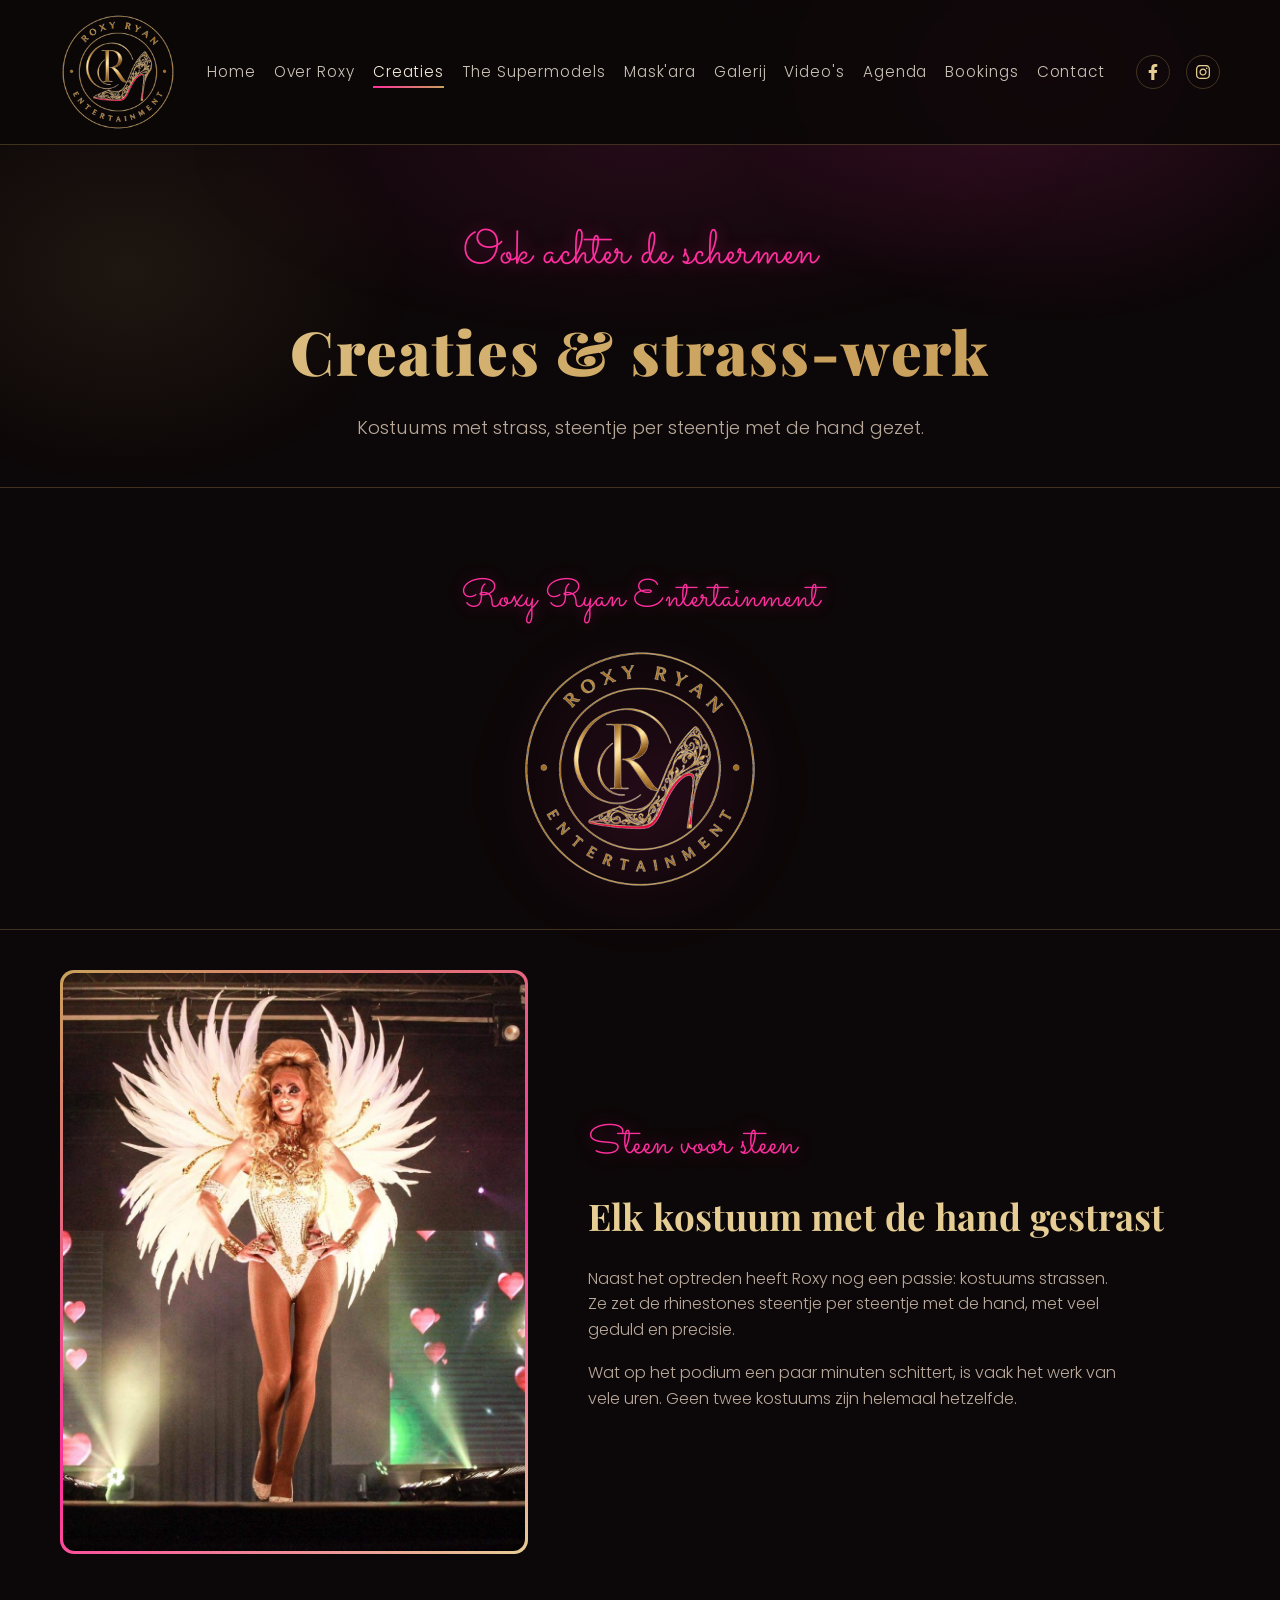
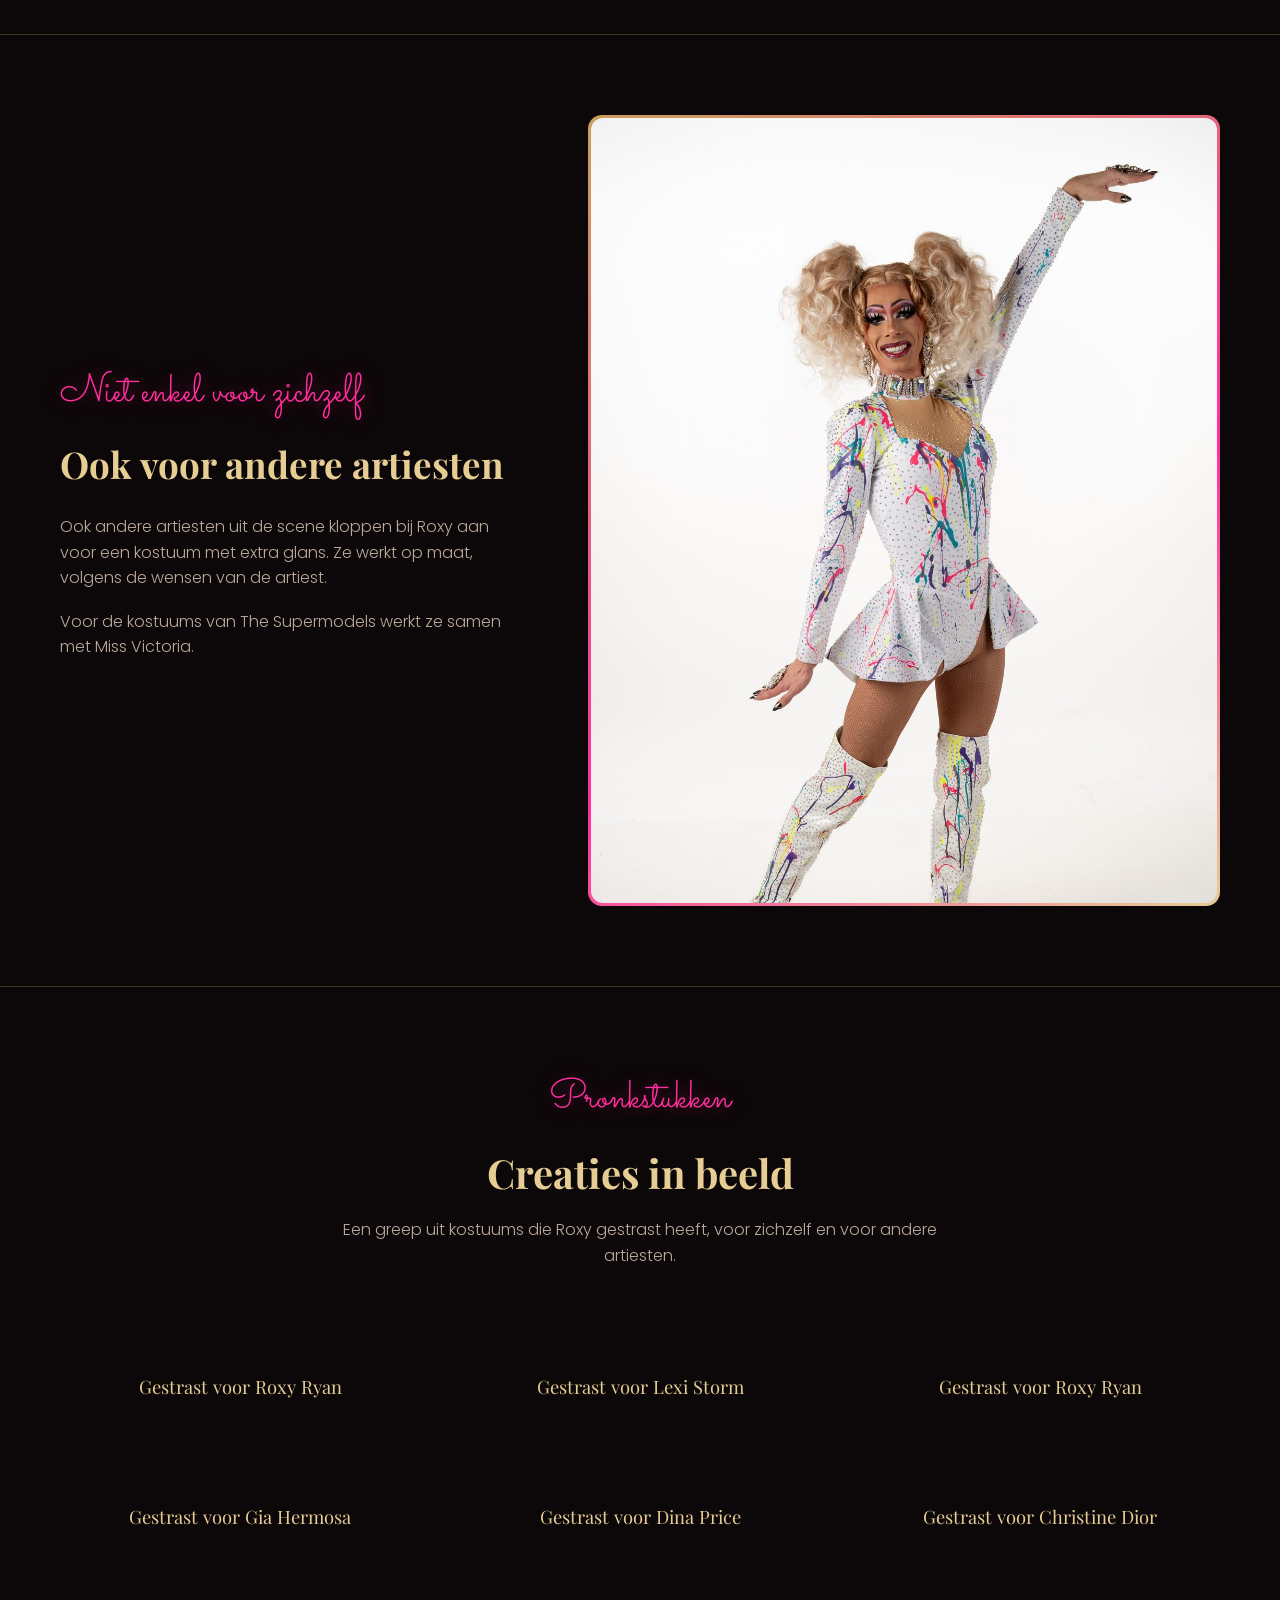
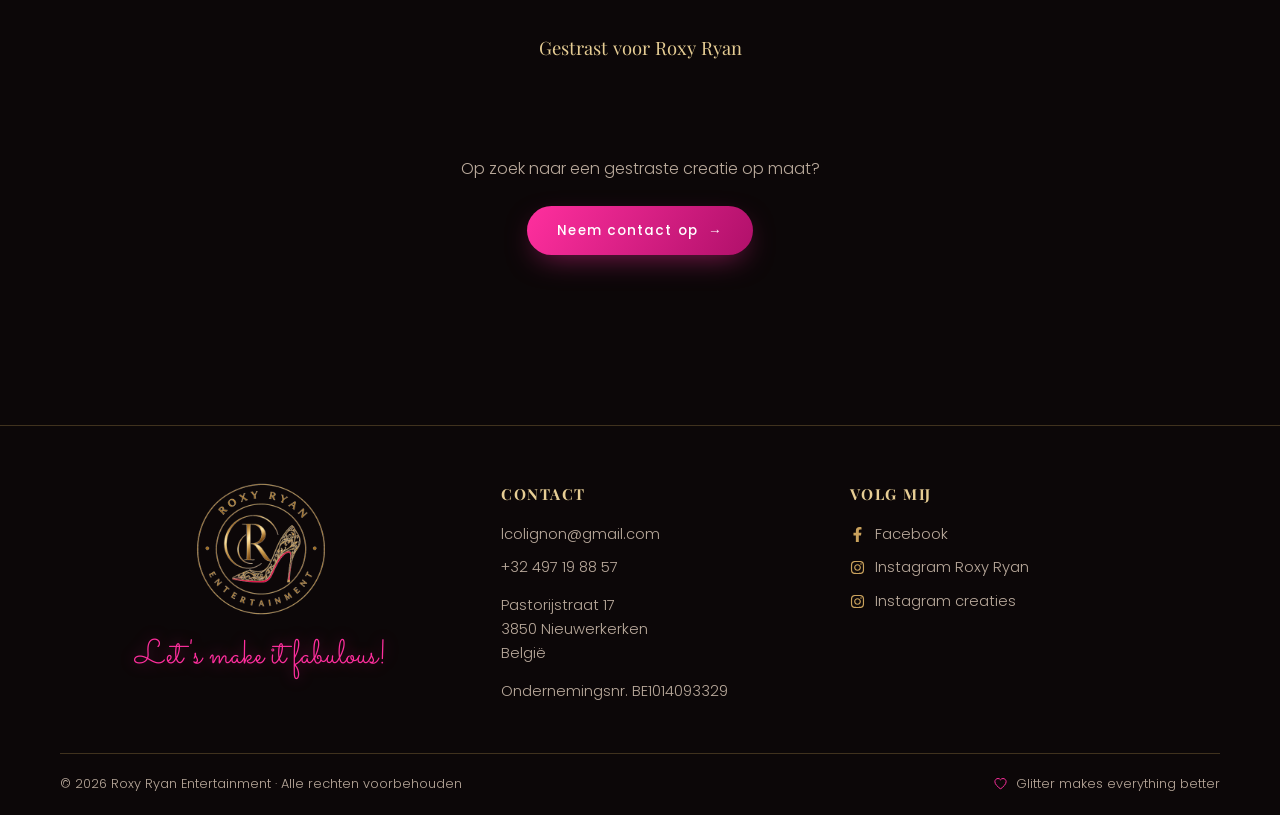
<file: creaties.html>
<!DOCTYPE html>
<html lang="nl">
<head>
<meta charset="UTF-8">
<meta name="viewport" content="width=device-width, initial-scale=1.0">
<title>Creaties | Roxy Ryan Entertainment</title>
<meta name="description" content="Roxy Ryan strast kostuums met de hand, voor zichzelf en voor andere artiesten.">
<link rel="icon" type="image/png" href="images/favicon.png">
<link rel="apple-touch-icon" href="images/apple-touch-icon.png">
<link rel="canonical" href="https://roxyryanentertainment.github.io/RoxyRyan/creaties.html">
<meta property="og:type" content="website">
<meta property="og:site_name" content="Roxy Ryan Entertainment">
<meta property="og:locale" content="nl_BE">
<meta property="og:title" content="Creaties | Roxy Ryan Entertainment">
<meta property="og:description" content="Roxy Ryan strast kostuums met de hand, voor zichzelf en voor andere artiesten.">
<meta property="og:url" content="https://roxyryanentertainment.github.io/RoxyRyan/creaties.html">
<meta property="og:image" content="https://roxyryanentertainment.github.io/RoxyRyan/images/og-image.jpg">
<meta property="og:image:width" content="1200">
<meta property="og:image:height" content="630">
<meta property="og:image:alt" content="Logo van Roxy Ryan Entertainment naast Roxy Ryan in paars verenkostuum">
<meta name="twitter:card" content="summary_large_image">
<link rel="stylesheet" href="style.css?v=202609302304">
<link rel="stylesheet" href="pages.css?v=202609302304">
</head>
<body>
<div class="glow"></div>

<header class="site-header">
  <nav class="nav">
    <a href="index.html" class="brand"><img src="images/logo-transparent.png" alt="Roxy Ryan Entertainment logo"></a>
    <ul class="nav-links">
      <li><a href="index.html">Home</a></li>
      <li><a href="over-roxy.html">Over Roxy</a></li>
      <li><a href="creaties.html">Creaties</a></li>
      <li><a href="supermodels.html">The Supermodels</a></li>
      <li><a href="maskara.html">Mask'ara</a></li>
      <li><a href="galerij.html">Galerij</a></li>
      <li><a href="videos.html">Video's</a></li>
      <li><a href="evenementen.html">Agenda</a></li>
      <li><a href="bookings.html">Bookings</a></li>
      <li><a href="contact.html">Contact</a></li>
    </ul>
    <div class="nav-social">
      <a href="https://facebook.com/levi.colignon" target="_blank" rel="noopener" aria-label="Facebook"><svg viewBox="0 0 320 512" width="16" height="16" fill="currentColor" aria-hidden="true"><path d="M279.14 288l14.22-92.66h-88.91v-60.13c0-25.35 12.42-50.06 52.24-50.06h40.42V6.26S260.43 0 225.36 0c-73.22 0-121.08 44.38-121.08 124.72v70.62H22.89V288h81.39v224h100.17V288z"/></svg></a>
      <a href="https://instagram.com/levicolignon_roxyryan" target="_blank" rel="noopener" aria-label="Instagram"><svg viewBox="0 0 448 512" width="16" height="16" fill="currentColor" aria-hidden="true"><path d="M224.1 141c-63.6 0-114.9 51.3-114.9 114.9s51.3 114.9 114.9 114.9S339 319.5 339 255.9 287.7 141 224.1 141zm0 189.6c-41.1 0-74.7-33.5-74.7-74.7s33.5-74.7 74.7-74.7 74.7 33.5 74.7 74.7-33.6 74.7-74.7 74.7zm146.4-194.3c0 14.9-12 26.8-26.8 26.8-14.9 0-26.8-12-26.8-26.8s12-26.8 26.8-26.8 26.8 12 26.8 26.8zm76.1 27.2c-1.7-35.9-9.9-67.7-36.2-93.9-26.2-26.2-58-34.4-93.9-36.2-37-2.1-147.9-2.1-184.9 0-35.8 1.7-67.6 9.9-93.9 36.1s-34.4 58-36.2 93.9c-2.1 37-2.1 147.9 0 184.9 1.7 35.9 9.9 67.7 36.2 93.9s58 34.4 93.9 36.2c37 2.1 147.9 2.1 184.9 0 35.9-1.7 67.7-9.9 93.9-36.2 26.2-26.2 34.4-58 36.2-93.9 2.1-37 2.1-147.8 0-184.8zM398.8 388c-7.8 19.6-22.9 34.7-42.6 42.6-29.5 11.7-99.5 9-132.1 9s-102.7 2.6-132.1-9c-19.6-7.8-34.7-22.9-42.6-42.6-11.7-29.5-9-99.5-9-132.1s-2.6-102.7 9-132.1c7.8-19.6 22.9-34.7 42.6-42.6 29.5-11.7 99.5-9 132.1-9s102.7-2.6 132.1 9c19.6 7.8 34.7 22.9 42.6 42.6 11.7 29.5 9 99.5 9 132.1s2.7 102.7-9 132.1z"/></svg></a>
    </div>
    <button class="nav-toggle" aria-label="Menu">&#9776;</button>
  </nav>
</header>

<main>
  <section class="page-hero" style="border-bottom:none;">
    <span class="eyebrow-script">Ook achter de schermen</span>
    <h1>Creaties &amp; strass-werk</h1>
    <p>Kostuums met strass, steentje per steentje met de hand gezet.</p>
  </section>

  <section style="padding-bottom:40px;">
    <div class="wrap brand-showcase">
      <span>Roxy Ryan Entertainment</span>
      <img src="images/logo-transparent.png" alt="Roxy Ryan Entertainment logo" loading="lazy" decoding="async">
    </div>
  </section>

  <section style="padding-top:40px;">
    <div class="wrap bio-grid">
      <div class="bio-photo">
        <img src="images/roxy-9.jpg" alt="Roxy Ryan in wit-gouden vleugelkostuum, gestrast door Roxy" class="bio-photo-img" loading="lazy" decoding="async">
      </div>
      <div class="bio-text">
        <span class="eyebrow-script">Steen voor steen</span>
        <h2>Elk kostuum met de hand gestrast</h2>
        <p>Naast het optreden heeft Roxy nog een passie: kostuums strassen. Ze zet de rhinestones steentje per steentje met de hand, met veel geduld en precisie.</p>
        <p>Wat op het podium een paar minuten schittert, is vaak het werk van vele uren. Geen twee kostuums zijn helemaal hetzelfde.</p>
      </div>
    </div>
  </section>

  <section>
    <div class="wrap bio-grid">
      <div class="bio-text">
        <span class="eyebrow-script">Niet enkel voor zichzelf</span>
        <h2>Ook voor andere artiesten</h2>
        <p>Ook andere artiesten uit de scene kloppen bij Roxy aan voor een kostuum met extra glans. Ze werkt op maat, volgens de wensen van de artiest.</p>
        <p>Voor de kostuums van The Supermodels werkt ze samen met Miss Victoria.</p>
      </div>
      <div class="bio-photo">
        <img src="images/roxy-10.jpg" alt="Roxy Ryan in wit kostuum met kleurrijke verfspatten" class="bio-photo-img" loading="lazy" decoding="async">
      </div>
    </div>
  </section>

  <!--
    HOE EEN CREATIE (INSTAGRAM-POST) TOEVOEGEN
    ============================================
    Kopieer de link van de Instagram-post (bv. https://www.instagram.com/p/POST-ID/)
    en voeg een nieuw blokje toe in de insta-grid hieronder:

    <div class="insta-item">
      <blockquote class="instagram-media" data-instgrm-permalink="https://www.instagram.com/p/POST-ID/" data-instgrm-version="14"></blockquote>
      <p class="video-caption">Gestrast voor NAAM ARTIEST</p>
    </div>
  -->
  <section>
    <div class="wrap">
      <div class="section-head">
        <span class="eyebrow-script">Pronkstukken</span>
        <h2>Creaties in beeld</h2>
        <p>Een greep uit kostuums die Roxy gestrast heeft, voor zichzelf en voor andere artiesten.</p>
      </div>
      <div class="insta-grid">

        <div class="insta-item">
          <blockquote class="instagram-media" data-instgrm-permalink="https://www.instagram.com/p/DHdX3Z7tob5/" data-instgrm-version="14"></blockquote>
          <p class="video-caption">Gestrast voor Roxy Ryan</p>
        </div>

        <div class="insta-item">
          <blockquote class="instagram-media" data-instgrm-permalink="https://www.instagram.com/p/DQbajqvALNm/" data-instgrm-version="14"></blockquote>
          <p class="video-caption">Gestrast voor Lexi Storm</p>
        </div>

        <div class="insta-item">
          <blockquote class="instagram-media" data-instgrm-permalink="https://www.instagram.com/p/DOsqiF2jRlW/" data-instgrm-version="14"></blockquote>
          <p class="video-caption">Gestrast voor Roxy Ryan</p>
        </div>

        <div class="insta-item">
          <blockquote class="instagram-media" data-instgrm-permalink="https://www.instagram.com/p/DVgQYSnDFjM/" data-instgrm-version="14"></blockquote>
          <p class="video-caption">Gestrast voor Gia Hermosa</p>
        </div>

        <div class="insta-item">
          <blockquote class="instagram-media" data-instgrm-permalink="https://www.instagram.com/p/DHa28UPNP0x/" data-instgrm-version="14"></blockquote>
          <p class="video-caption">Gestrast voor Dina Price</p>
        </div>

        <div class="insta-item">
          <blockquote class="instagram-media" data-instgrm-permalink="https://www.instagram.com/p/DIJCeA4Auu9/" data-instgrm-version="14"></blockquote>
          <p class="video-caption">Gestrast voor Christine Dior</p>
        </div>

        <div class="insta-item">
          <blockquote class="instagram-media" data-instgrm-permalink="https://www.instagram.com/p/DHLWMkpgyYT/" data-instgrm-version="14"></blockquote>
          <p class="video-caption">Gestrast voor Roxy Ryan</p>
        </div>

      </div>
    </div>
  </section>
  <script async src="//www.instagram.com/embed.js"></script>

  <section style="text-align:center;border-top:none;padding-top:0;">
    <p style="color:var(--muted);margin-bottom:24px;">Op zoek naar een gestraste creatie op maat?</p>
    <a href="contact.html" class="btn btn-primary">Neem contact op &nbsp;→</a>
  </section>
</main>

<footer class="site-footer">
  <div class="wrap">
    <div class="footer-grid">
      <div class="footer-brand">
        <img src="images/logo-transparent.png" alt="Roxy Ryan Entertainment logo" loading="lazy" decoding="async">
        <span class="tag">Let's make it fabulous!</span>
      </div>
      <div class="footer-col">
        <h4>Contact</h4>
        <a href="mailto:lcolignon@gmail.com">lcolignon@gmail.com</a>
        <a href="tel:+32497198857">+32 497 19 88 57</a>
        <p>Pastorijstraat 17<br>3850 Nieuwerkerken<br>België</p>
        <p>Ondernemingsnr. BE1014093329</p>
      </div>
      <div class="footer-col">
        <h4>Volg mij</h4>
        <a href="https://facebook.com/levi.colignon" target="_blank" rel="noopener"><svg viewBox="0 0 320 512" width="15" height="15" fill="currentColor" aria-hidden="true"><path d="M279.14 288l14.22-92.66h-88.91v-60.13c0-25.35 12.42-50.06 52.24-50.06h40.42V6.26S260.43 0 225.36 0c-73.22 0-121.08 44.38-121.08 124.72v70.62H22.89V288h81.39v224h100.17V288z"/></svg> Facebook</a>
        <a href="https://instagram.com/levicolignon_roxyryan" target="_blank" rel="noopener"><svg viewBox="0 0 448 512" width="15" height="15" fill="currentColor" aria-hidden="true"><path d="M224.1 141c-63.6 0-114.9 51.3-114.9 114.9s51.3 114.9 114.9 114.9S339 319.5 339 255.9 287.7 141 224.1 141zm0 189.6c-41.1 0-74.7-33.5-74.7-74.7s33.5-74.7 74.7-74.7 74.7 33.5 74.7 74.7-33.6 74.7-74.7 74.7zm146.4-194.3c0 14.9-12 26.8-26.8 26.8-14.9 0-26.8-12-26.8-26.8s12-26.8 26.8-26.8 26.8 12 26.8 26.8zm76.1 27.2c-1.7-35.9-9.9-67.7-36.2-93.9-26.2-26.2-58-34.4-93.9-36.2-37-2.1-147.9-2.1-184.9 0-35.8 1.7-67.6 9.9-93.9 36.1s-34.4 58-36.2 93.9c-2.1 37-2.1 147.9 0 184.9 1.7 35.9 9.9 67.7 36.2 93.9s58 34.4 93.9 36.2c37 2.1 147.9 2.1 184.9 0 35.9-1.7 67.7-9.9 93.9-36.2 26.2-26.2 34.4-58 36.2-93.9 2.1-37 2.1-147.8 0-184.8zM398.8 388c-7.8 19.6-22.9 34.7-42.6 42.6-29.5 11.7-99.5 9-132.1 9s-102.7 2.6-132.1-9c-19.6-7.8-34.7-22.9-42.6-42.6-11.7-29.5-9-99.5-9-132.1s-2.6-102.7 9-132.1c7.8-19.6 22.9-34.7 42.6-42.6 29.5-11.7 99.5-9 132.1-9s102.7-2.6 132.1 9c19.6 7.8 34.7 22.9 42.6 42.6 11.7 29.5 9 99.5 9 132.1s2.7 102.7-9 132.1z"/></svg> Instagram Roxy Ryan</a>
        <a href="https://instagram.com/roxyryanentertainment" target="_blank" rel="noopener"><svg viewBox="0 0 448 512" width="15" height="15" fill="currentColor" aria-hidden="true"><path d="M224.1 141c-63.6 0-114.9 51.3-114.9 114.9s51.3 114.9 114.9 114.9S339 319.5 339 255.9 287.7 141 224.1 141zm0 189.6c-41.1 0-74.7-33.5-74.7-74.7s33.5-74.7 74.7-74.7 74.7 33.5 74.7 74.7-33.6 74.7-74.7 74.7zm146.4-194.3c0 14.9-12 26.8-26.8 26.8-14.9 0-26.8-12-26.8-26.8s12-26.8 26.8-26.8 26.8 12 26.8 26.8zm76.1 27.2c-1.7-35.9-9.9-67.7-36.2-93.9-26.2-26.2-58-34.4-93.9-36.2-37-2.1-147.9-2.1-184.9 0-35.8 1.7-67.6 9.9-93.9 36.1s-34.4 58-36.2 93.9c-2.1 37-2.1 147.9 0 184.9 1.7 35.9 9.9 67.7 36.2 93.9s58 34.4 93.9 36.2c37 2.1 147.9 2.1 184.9 0 35.9-1.7 67.7-9.9 93.9-36.2 26.2-26.2 34.4-58 36.2-93.9 2.1-37 2.1-147.8 0-184.8zM398.8 388c-7.8 19.6-22.9 34.7-42.6 42.6-29.5 11.7-99.5 9-132.1 9s-102.7 2.6-132.1-9c-19.6-7.8-34.7-22.9-42.6-42.6-11.7-29.5-9-99.5-9-132.1s-2.6-102.7 9-132.1c7.8-19.6 22.9-34.7 42.6-42.6 29.5-11.7 99.5-9 132.1-9s102.7-2.6 132.1 9c19.6 7.8 34.7 22.9 42.6 42.6 11.7 29.5 9 99.5 9 132.1s2.7 102.7-9 132.1z"/></svg> Instagram creaties</a>
      </div>
    </div>
    <div class="footer-bottom">
      <span>© 2026 Roxy Ryan Entertainment · Alle rechten voorbehouden</span>
      <span><button type="button" class="heart" aria-pressed="false" aria-label="Geef Roxy een hartje"><svg viewBox="0 0 24 24" width="15" height="15" aria-hidden="true"><path d="M12 20.3c-.3 0-.6-.1-.8-.3C7.8 17.3 3 13.3 3 9.1 3 6.3 5.2 4 8 4c1.6 0 3.1.8 4 2.1C12.9 4.8 14.4 4 16 4c2.8 0 5 2.3 5 5.1 0 4.2-4.8 8.2-8.2 11-.2.2-.5.2-.8.2z"/></svg></button> Glitter makes everything better</span>
    </div>
  </div>
</footer>

<script src="script.js?v=20261117"></script>
</body>
</html>
</file>
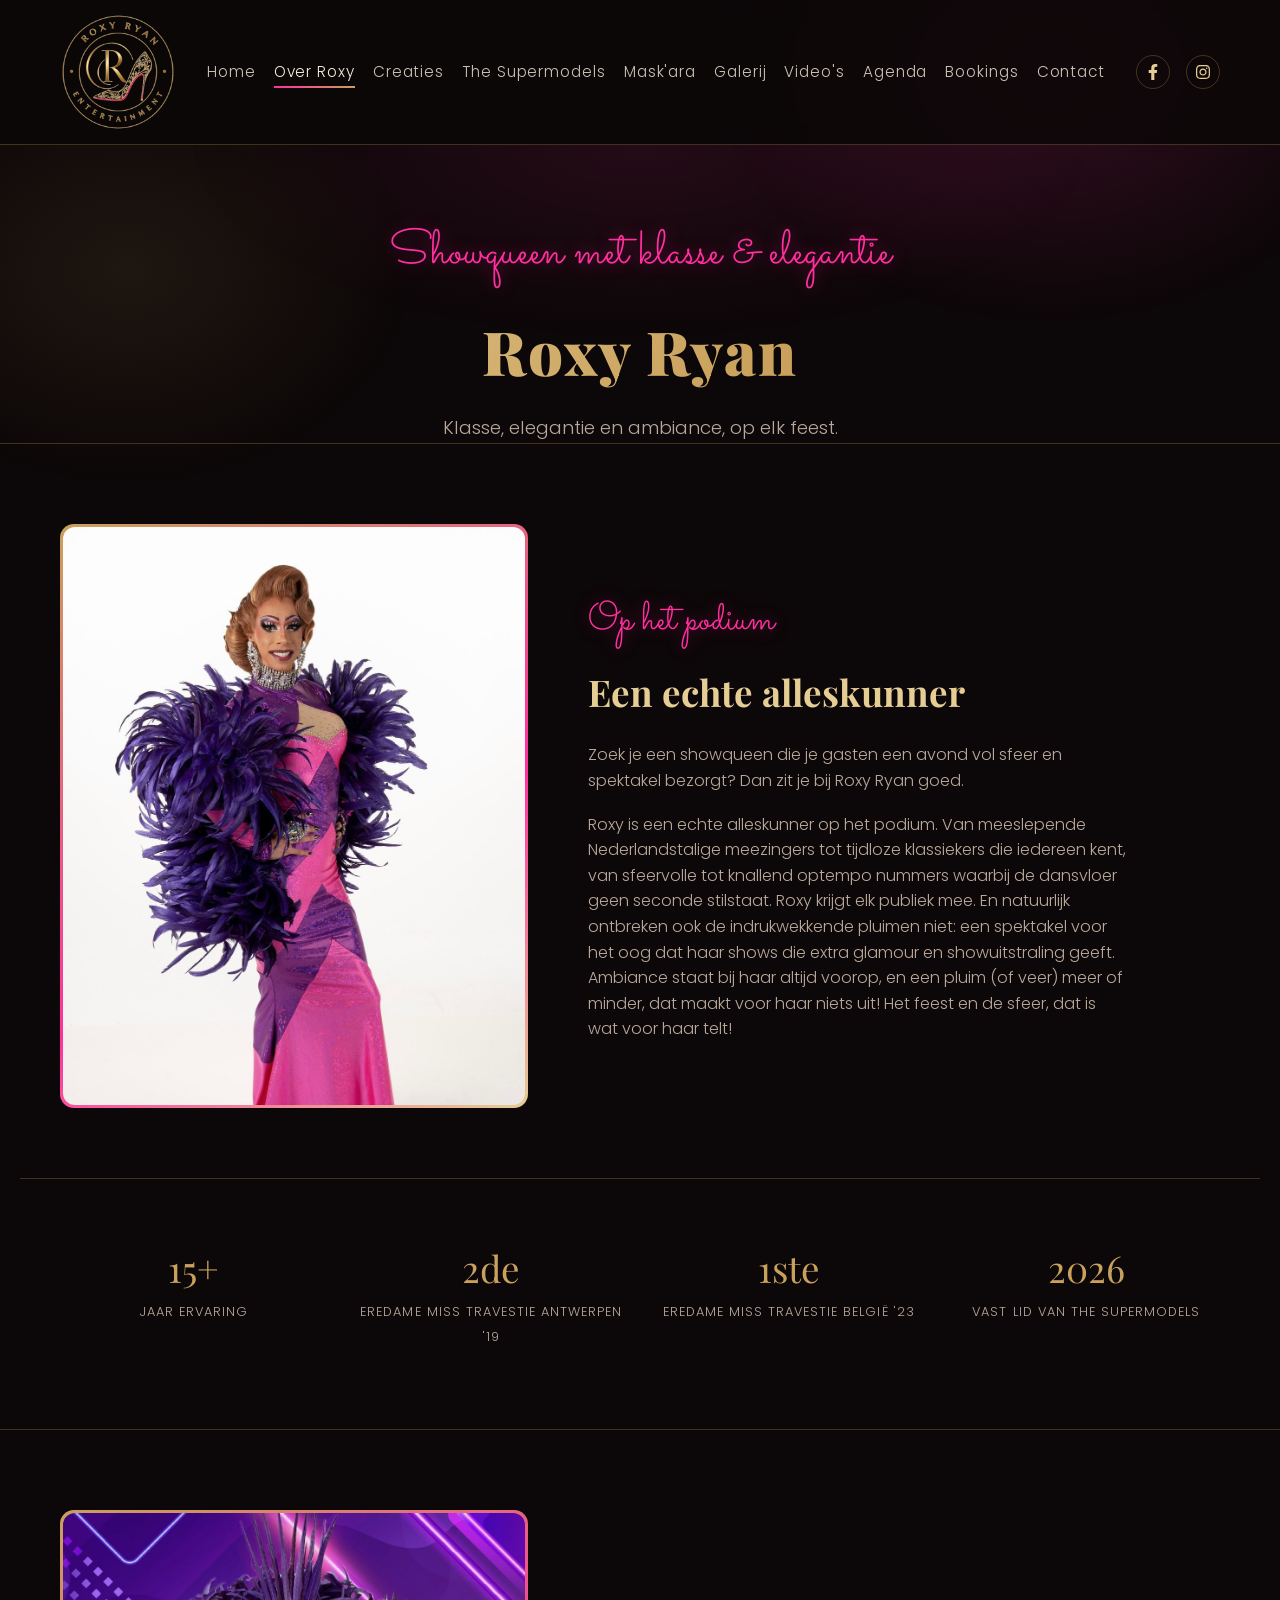
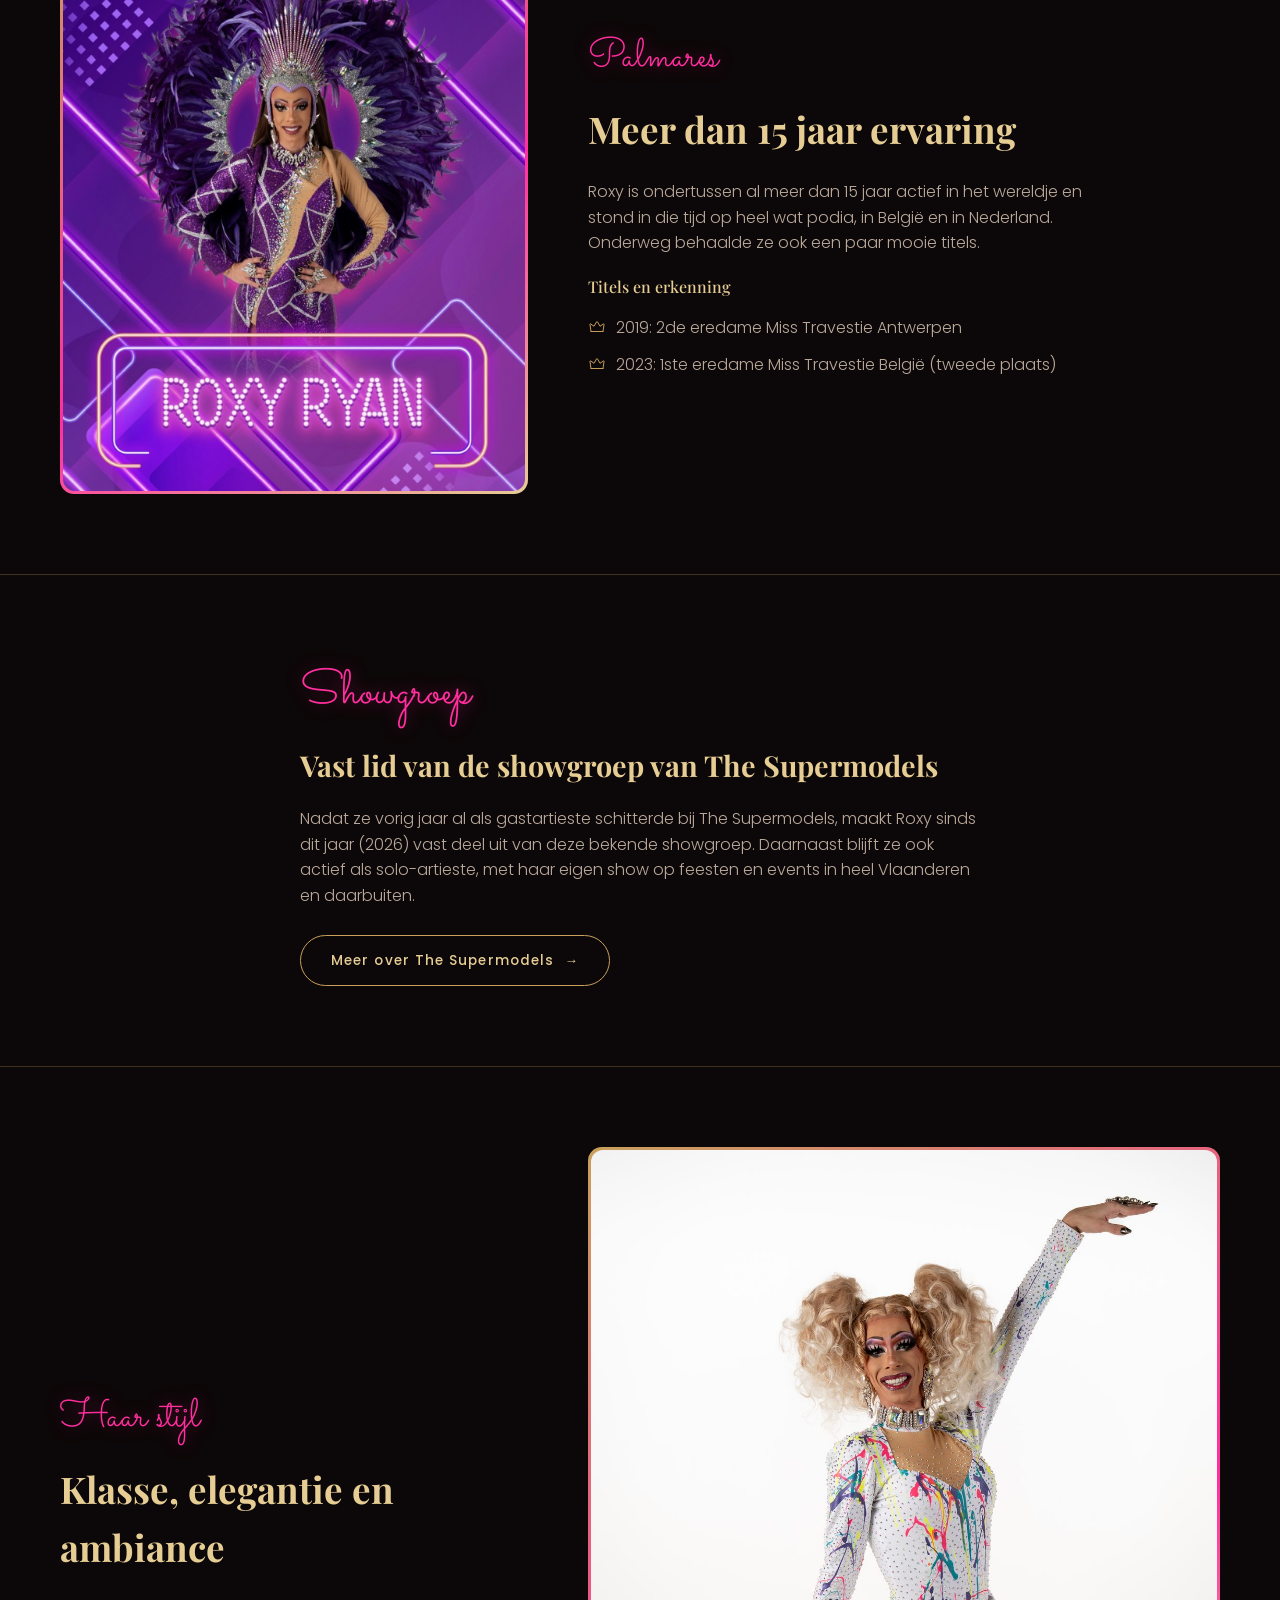
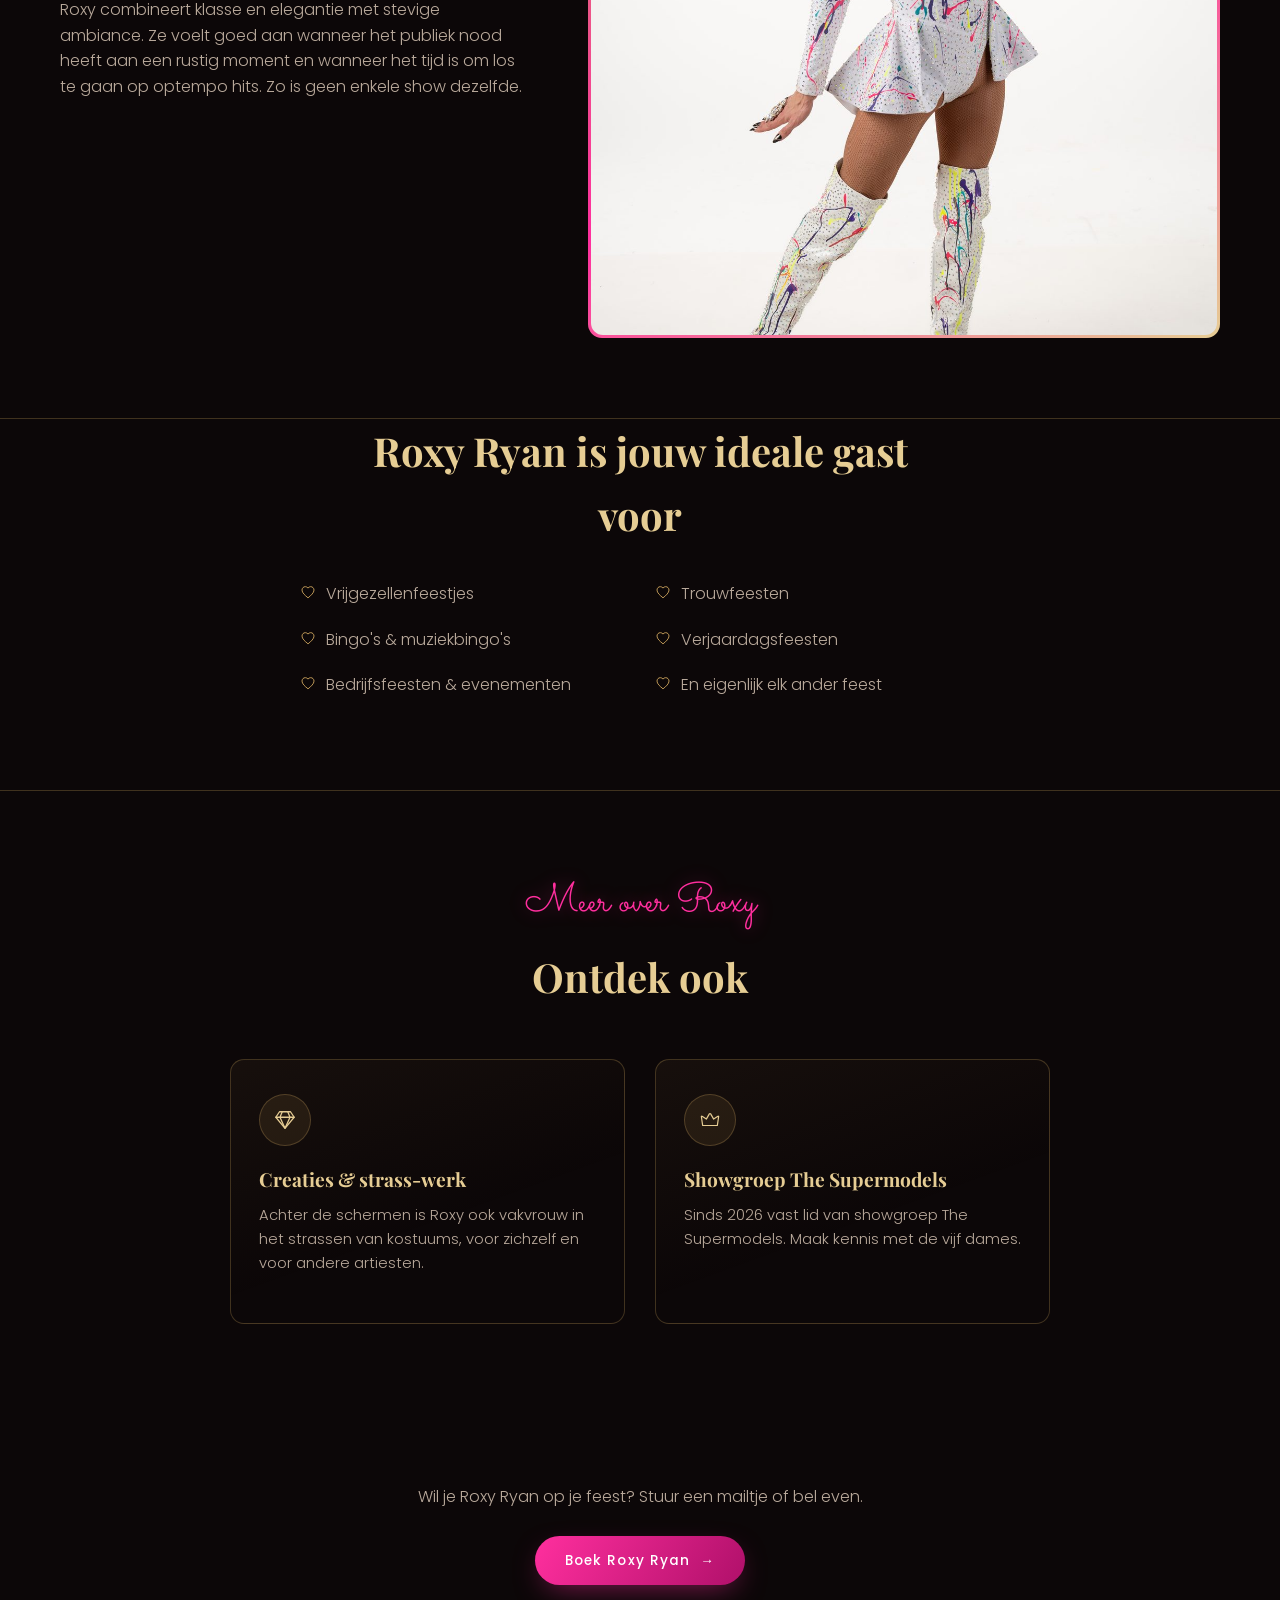
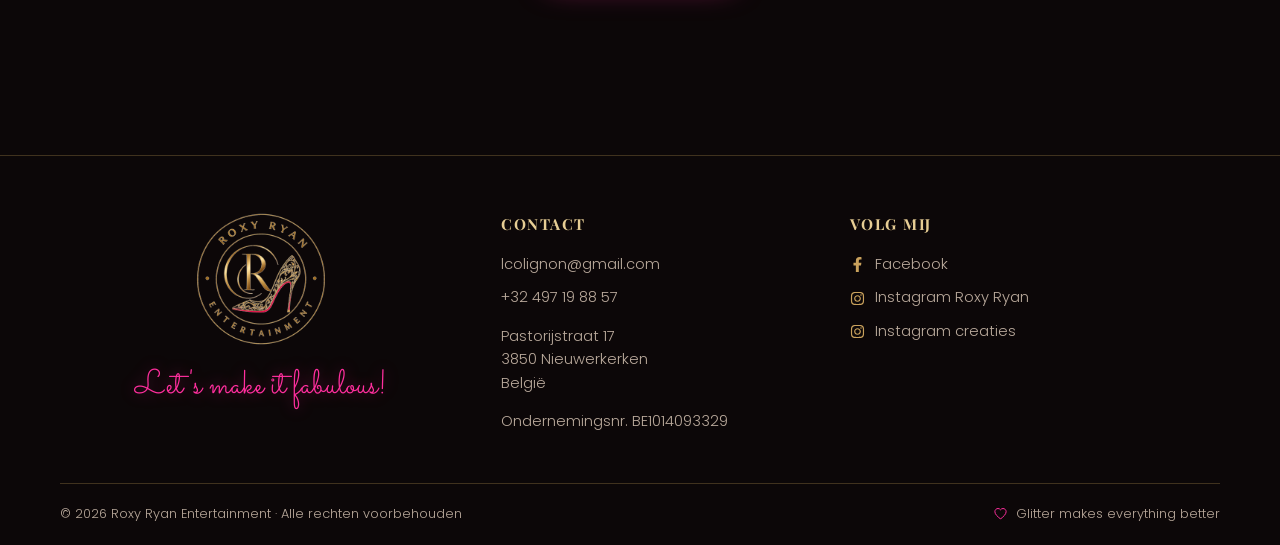
<file: over-roxy.html>
<!DOCTYPE html>
<html lang="nl">
<head>
<meta charset="UTF-8">
<meta name="viewport" content="width=device-width, initial-scale=1.0">
<title>Over Roxy | Roxy Ryan Entertainment</title>
<meta name="description" content="Roxy Ryan: showqueen met klasse, elegantie en ambiance. Meer dan 15 jaar ervaring, 2de Eredame Miss Travestie België 2023, vast lid van showgroep The Supermodels.">
<link rel="icon" type="image/png" href="images/favicon.png">
<link rel="apple-touch-icon" href="images/apple-touch-icon.png">
<link rel="canonical" href="https://roxyryanentertainment.github.io/RoxyRyan/over-roxy.html">
<meta property="og:type" content="website">
<meta property="og:site_name" content="Roxy Ryan Entertainment">
<meta property="og:locale" content="nl_BE">
<meta property="og:title" content="Over Roxy | Roxy Ryan Entertainment">
<meta property="og:description" content="Roxy Ryan: showqueen met klasse, elegantie en ambiance. Meer dan 15 jaar ervaring, 2de Eredame Miss Travestie België 2023, vast lid van showgroep The Supermodels.">
<meta property="og:url" content="https://roxyryanentertainment.github.io/RoxyRyan/over-roxy.html">
<meta property="og:image" content="https://roxyryanentertainment.github.io/RoxyRyan/images/og-image.jpg">
<meta property="og:image:width" content="1200">
<meta property="og:image:height" content="630">
<meta property="og:image:alt" content="Logo van Roxy Ryan Entertainment naast Roxy Ryan in paars verenkostuum">
<meta name="twitter:card" content="summary_large_image">
<link rel="stylesheet" href="style.css?v=202609302304">
<link rel="stylesheet" href="pages.css?v=202609302304">
</head>
<body>
<div class="glow"></div>

<header class="site-header">
  <nav class="nav">
    <a href="index.html" class="brand"><img src="images/logo-transparent.png" alt="Roxy Ryan Entertainment logo"></a>
    <ul class="nav-links">
      <li><a href="index.html">Home</a></li>
      <li><a href="over-roxy.html">Over Roxy</a></li>
      <li><a href="creaties.html">Creaties</a></li>
      <li><a href="supermodels.html">The Supermodels</a></li>
      <li><a href="maskara.html">Mask'ara</a></li>
      <li><a href="galerij.html">Galerij</a></li>
      <li><a href="videos.html">Video's</a></li>
      <li><a href="evenementen.html">Agenda</a></li>
      <li><a href="bookings.html">Bookings</a></li>
      <li><a href="contact.html">Contact</a></li>
    </ul>
    <div class="nav-social">
      <a href="https://facebook.com/levi.colignon" target="_blank" rel="noopener" aria-label="Facebook"><svg viewBox="0 0 320 512" width="16" height="16" fill="currentColor" aria-hidden="true"><path d="M279.14 288l14.22-92.66h-88.91v-60.13c0-25.35 12.42-50.06 52.24-50.06h40.42V6.26S260.43 0 225.36 0c-73.22 0-121.08 44.38-121.08 124.72v70.62H22.89V288h81.39v224h100.17V288z"/></svg></a>
      <a href="https://instagram.com/levicolignon_roxyryan" target="_blank" rel="noopener" aria-label="Instagram"><svg viewBox="0 0 448 512" width="16" height="16" fill="currentColor" aria-hidden="true"><path d="M224.1 141c-63.6 0-114.9 51.3-114.9 114.9s51.3 114.9 114.9 114.9S339 319.5 339 255.9 287.7 141 224.1 141zm0 189.6c-41.1 0-74.7-33.5-74.7-74.7s33.5-74.7 74.7-74.7 74.7 33.5 74.7 74.7-33.6 74.7-74.7 74.7zm146.4-194.3c0 14.9-12 26.8-26.8 26.8-14.9 0-26.8-12-26.8-26.8s12-26.8 26.8-26.8 26.8 12 26.8 26.8zm76.1 27.2c-1.7-35.9-9.9-67.7-36.2-93.9-26.2-26.2-58-34.4-93.9-36.2-37-2.1-147.9-2.1-184.9 0-35.8 1.7-67.6 9.9-93.9 36.1s-34.4 58-36.2 93.9c-2.1 37-2.1 147.9 0 184.9 1.7 35.9 9.9 67.7 36.2 93.9s58 34.4 93.9 36.2c37 2.1 147.9 2.1 184.9 0 35.9-1.7 67.7-9.9 93.9-36.2 26.2-26.2 34.4-58 36.2-93.9 2.1-37 2.1-147.8 0-184.8zM398.8 388c-7.8 19.6-22.9 34.7-42.6 42.6-29.5 11.7-99.5 9-132.1 9s-102.7 2.6-132.1-9c-19.6-7.8-34.7-22.9-42.6-42.6-11.7-29.5-9-99.5-9-132.1s-2.6-102.7 9-132.1c7.8-19.6 22.9-34.7 42.6-42.6 29.5-11.7 99.5-9 132.1-9s102.7-2.6 132.1 9c19.6 7.8 34.7 22.9 42.6 42.6 11.7 29.5 9 99.5 9 132.1s2.7 102.7-9 132.1z"/></svg></a>
    </div>
    <button class="nav-toggle" aria-label="Menu">&#9776;</button>
  </nav>
</header>

<main>
  <section class="page-hero" style="padding-bottom:0;border-bottom:none;">
    <span class="eyebrow-script">Showqueen met klasse &amp; elegantie</span>
    <h1>Roxy Ryan</h1>
    <p>Klasse, elegantie en ambiance, op elk feest.</p>
  </section>

  <section>
    <div class="wrap bio-grid">
      <div class="bio-photo">
        <img src="images/roxy-5.jpg" alt="Portret van Roxy Ryan in paars-roze kostuum" class="bio-photo-img" loading="lazy" decoding="async">
      </div>
      <div class="bio-text">
        <span class="eyebrow-script">Op het podium</span>
        <h2>Een echte alleskunner</h2>
        <p>Zoek je een showqueen die je gasten een avond vol sfeer en spektakel bezorgt? Dan zit je bij Roxy Ryan goed.</p>
        <p>Roxy is een echte alleskunner op het podium. Van meeslepende Nederlandstalige meezingers tot tijdloze klassiekers die iedereen kent, van sfeervolle tot knallend optempo nummers waarbij de dansvloer geen seconde stilstaat. Roxy krijgt elk publiek mee. En natuurlijk ontbreken ook de indrukwekkende pluimen niet: een spektakel voor het oog dat haar shows die extra glamour en showuitstraling geeft. Ambiance staat bij haar altijd voorop, en een pluim (of veer) meer of minder, dat maakt voor haar niets uit! Het feest en de sfeer, dat is wat voor haar telt!</p>
      </div>
    </div>

    <div class="wrap stats-row">
      <div class="stat"><span class="num">15+</span><span class="label">JAAR ERVARING</span></div>
      <div class="stat"><span class="num">2de</span><span class="label">EREDAME MISS TRAVESTIE ANTWERPEN '19</span></div>
      <div class="stat"><span class="num">1ste</span><span class="label">EREDAME MISS TRAVESTIE BELGIË '23</span></div>
      <div class="stat"><span class="num">2026</span><span class="label">VAST LID VAN THE SUPERMODELS</span></div>
    </div>
  </section>

  <section>
    <div class="wrap bio-grid">
      <div class="bio-photo">
        <img src="images/roxy-8.jpg" alt="Roxy Ryan in paars verenkostuum met grote verenkraag" class="bio-photo-img" loading="lazy" decoding="async">
      </div>
      <div class="bio-text">
        <span class="eyebrow-script">Palmares</span>
        <h2>Meer dan 15 jaar ervaring</h2>
        <p>Roxy is ondertussen al meer dan 15 jaar actief in het wereldje en stond in die tijd op heel wat podia, in België en in Nederland. Onderweg behaalde ze ook een paar mooie titels.</p>
        <p style="margin-bottom:14px;"><strong style="color:var(--gold-light);font-family:var(--serif);font-weight:500;">Titels en erkenning</strong></p>
        <ul class="list-check">
          <li><span><svg viewBox="0 0 24 24" width="18" height="18" fill="none" stroke="currentColor" stroke-width="1.3" stroke-linecap="round" stroke-linejoin="round" aria-hidden="true"><path d="M4 18h16M4 18l-1.4-9.6a.5.5 0 0 1 .8-.5L8 11l3.3-5.7a.8.8 0 0 1 1.4 0L16 11l4.6-3.1a.5.5 0 0 1 .8.5L20 18"/></svg></span> 2019: 2de eredame Miss Travestie Antwerpen</li>
          <li><span><svg viewBox="0 0 24 24" width="18" height="18" fill="none" stroke="currentColor" stroke-width="1.3" stroke-linecap="round" stroke-linejoin="round" aria-hidden="true"><path d="M4 18h16M4 18l-1.4-9.6a.5.5 0 0 1 .8-.5L8 11l3.3-5.7a.8.8 0 0 1 1.4 0L16 11l4.6-3.1a.5.5 0 0 1 .8.5L20 18"/></svg></span> 2023: 1ste eredame Miss Travestie België (tweede plaats)</li>
        </ul>
      </div>
    </div>
  </section>

  <section>
    <div class="wrap" style="max-width:760px;">
      <span class="eyebrow-script">Showgroep</span>
      <h2 style="font-family:var(--serif);color:var(--gold-light);font-size:1.8rem;margin:6px 0 18px;">Vast lid van de showgroep van The Supermodels</h2>
      <p style="color:var(--muted);margin-bottom:26px;">Nadat ze vorig jaar al als gastartieste schitterde bij The Supermodels, maakt Roxy sinds dit jaar (2026) vast deel uit van deze bekende showgroep. Daarnaast blijft ze ook actief als solo-artieste, met haar eigen show op feesten en events in heel Vlaanderen en daarbuiten.</p>
      <a href="supermodels.html" class="btn btn-outline">Meer over The Supermodels &nbsp;→</a>
    </div>
  </section>

  <section>
    <div class="wrap bio-grid">
      <div class="bio-text">
        <span class="eyebrow-script">Haar stijl</span>
        <h2>Klasse, elegantie en ambiance</h2>
        <p>Roxy combineert klasse en elegantie met stevige ambiance. Ze voelt goed aan wanneer het publiek nood heeft aan een rustig moment en wanneer het tijd is om los te gaan op optempo hits. Zo is geen enkele show dezelfde.</p>
      </div>
      <div class="bio-photo">
        <img src="images/roxy-10.jpg" alt="Roxy Ryan in wit kostuum met kleurrijke verfspatten" class="bio-photo-img" loading="lazy" decoding="async">
      </div>
    </div>
  </section>

  <section style="padding-top:0;">
    <div class="wrap" style="max-width:760px;">
      <div class="section-head" style="margin-bottom:34px;">
        <h2>Roxy Ryan is jouw ideale gast voor</h2>
      </div>
      <ul class="list-check list-check-grid">
        <li><span><svg viewBox="0 0 24 24" width="16" height="16" fill="none" stroke="currentColor" stroke-width="1.4" stroke-linecap="round" stroke-linejoin="round" aria-hidden="true"><path d="M12 20.3c-.3 0-.6-.1-.8-.3C7.8 17.3 3 13.3 3 9.1 3 6.3 5.2 4 8 4c1.6 0 3.1.8 4 2.1C12.9 4.8 14.4 4 16 4c2.8 0 5 2.3 5 5.1 0 4.2-4.8 8.2-8.2 11-.2.2-.5.2-.8.2z"/></svg></span> Vrijgezellenfeestjes</li>
        <li><span><svg viewBox="0 0 24 24" width="16" height="16" fill="none" stroke="currentColor" stroke-width="1.4" stroke-linecap="round" stroke-linejoin="round" aria-hidden="true"><path d="M12 20.3c-.3 0-.6-.1-.8-.3C7.8 17.3 3 13.3 3 9.1 3 6.3 5.2 4 8 4c1.6 0 3.1.8 4 2.1C12.9 4.8 14.4 4 16 4c2.8 0 5 2.3 5 5.1 0 4.2-4.8 8.2-8.2 11-.2.2-.5.2-.8.2z"/></svg></span> Trouwfeesten</li>
        <li><span><svg viewBox="0 0 24 24" width="16" height="16" fill="none" stroke="currentColor" stroke-width="1.4" stroke-linecap="round" stroke-linejoin="round" aria-hidden="true"><path d="M12 20.3c-.3 0-.6-.1-.8-.3C7.8 17.3 3 13.3 3 9.1 3 6.3 5.2 4 8 4c1.6 0 3.1.8 4 2.1C12.9 4.8 14.4 4 16 4c2.8 0 5 2.3 5 5.1 0 4.2-4.8 8.2-8.2 11-.2.2-.5.2-.8.2z"/></svg></span> Bingo's &amp; muziekbingo's</li>
        <li><span><svg viewBox="0 0 24 24" width="16" height="16" fill="none" stroke="currentColor" stroke-width="1.4" stroke-linecap="round" stroke-linejoin="round" aria-hidden="true"><path d="M12 20.3c-.3 0-.6-.1-.8-.3C7.8 17.3 3 13.3 3 9.1 3 6.3 5.2 4 8 4c1.6 0 3.1.8 4 2.1C12.9 4.8 14.4 4 16 4c2.8 0 5 2.3 5 5.1 0 4.2-4.8 8.2-8.2 11-.2.2-.5.2-.8.2z"/></svg></span> Verjaardagsfeesten</li>
        <li><span><svg viewBox="0 0 24 24" width="16" height="16" fill="none" stroke="currentColor" stroke-width="1.4" stroke-linecap="round" stroke-linejoin="round" aria-hidden="true"><path d="M12 20.3c-.3 0-.6-.1-.8-.3C7.8 17.3 3 13.3 3 9.1 3 6.3 5.2 4 8 4c1.6 0 3.1.8 4 2.1C12.9 4.8 14.4 4 16 4c2.8 0 5 2.3 5 5.1 0 4.2-4.8 8.2-8.2 11-.2.2-.5.2-.8.2z"/></svg></span> Bedrijfsfeesten &amp; evenementen</li>
        <li><span><svg viewBox="0 0 24 24" width="16" height="16" fill="none" stroke="currentColor" stroke-width="1.4" stroke-linecap="round" stroke-linejoin="round" aria-hidden="true"><path d="M12 20.3c-.3 0-.6-.1-.8-.3C7.8 17.3 3 13.3 3 9.1 3 6.3 5.2 4 8 4c1.6 0 3.1.8 4 2.1C12.9 4.8 14.4 4 16 4c2.8 0 5 2.3 5 5.1 0 4.2-4.8 8.2-8.2 11-.2.2-.5.2-.8.2z"/></svg></span> En eigenlijk elk ander feest</li>
      </ul>
    </div>
  </section>

  <section>
    <div class="wrap">
      <div class="section-head">
        <span class="eyebrow-script">Meer over Roxy</span>
        <h2>Ontdek ook</h2>
      </div>
      <div class="shows-grid" style="grid-template-columns:repeat(2,1fr);max-width:820px;margin:0 auto;">
        <a href="creaties.html" class="show-card">
          <span class="show-icon"><svg viewBox="0 0 24 24" width="18" height="18" fill="none" stroke="currentColor" stroke-width="1.4" stroke-linecap="round" stroke-linejoin="round" aria-hidden="true"><path d="M6 3h12l4 6-10 12L2 9z"/><path d="M2 9h20M9 3l-2.5 6L12 21l5.5-12L15 3"/></svg></span>
          <h3>Creaties &amp; strass-werk</h3>
          <p>Achter de schermen is Roxy ook vakvrouw in het strassen van kostuums, voor zichzelf en voor andere artiesten.</p>
        </a>
        <a href="supermodels.html" class="show-card">
          <span class="show-icon"><svg viewBox="0 0 24 24" width="18" height="18" fill="none" stroke="currentColor" stroke-width="1.3" stroke-linecap="round" stroke-linejoin="round" aria-hidden="true"><path d="M4 18h16M4 18l-1.4-9.6a.5.5 0 0 1 .8-.5L8 11l3.3-5.7a.8.8 0 0 1 1.4 0L16 11l4.6-3.1a.5.5 0 0 1 .8.5L20 18"/></svg></span>
          <h3>Showgroep The Supermodels</h3>
          <p>Sinds 2026 vast lid van showgroep The Supermodels. Maak kennis met de vijf dames.</p>
        </a>
      </div>
    </div>
  </section>

  <section style="text-align:center;border-top:none;">
    <p style="color:var(--muted);max-width:560px;margin:0 auto 26px;">Wil je Roxy Ryan op je feest? Stuur een mailtje of bel even.</p>
    <a href="bookings.html" class="btn btn-primary">Boek Roxy Ryan &nbsp;→</a>
  </section>
</main>

<footer class="site-footer">
  <div class="wrap">
    <div class="footer-grid">
      <div class="footer-brand">
        <img src="images/logo-transparent.png" alt="Roxy Ryan Entertainment logo" loading="lazy" decoding="async">
        <span class="tag">Let's make it fabulous!</span>
      </div>
      <div class="footer-col">
        <h4>Contact</h4>
        <a href="mailto:lcolignon@gmail.com">lcolignon@gmail.com</a>
        <a href="tel:+32497198857">+32 497 19 88 57</a>
        <p>Pastorijstraat 17<br>3850 Nieuwerkerken<br>België</p>
        <p>Ondernemingsnr. BE1014093329</p>
      </div>
      <div class="footer-col">
        <h4>Volg mij</h4>
        <a href="https://facebook.com/levi.colignon" target="_blank" rel="noopener"><svg viewBox="0 0 320 512" width="15" height="15" fill="currentColor" aria-hidden="true"><path d="M279.14 288l14.22-92.66h-88.91v-60.13c0-25.35 12.42-50.06 52.24-50.06h40.42V6.26S260.43 0 225.36 0c-73.22 0-121.08 44.38-121.08 124.72v70.62H22.89V288h81.39v224h100.17V288z"/></svg> Facebook</a>
        <a href="https://instagram.com/levicolignon_roxyryan" target="_blank" rel="noopener"><svg viewBox="0 0 448 512" width="15" height="15" fill="currentColor" aria-hidden="true"><path d="M224.1 141c-63.6 0-114.9 51.3-114.9 114.9s51.3 114.9 114.9 114.9S339 319.5 339 255.9 287.7 141 224.1 141zm0 189.6c-41.1 0-74.7-33.5-74.7-74.7s33.5-74.7 74.7-74.7 74.7 33.5 74.7 74.7-33.6 74.7-74.7 74.7zm146.4-194.3c0 14.9-12 26.8-26.8 26.8-14.9 0-26.8-12-26.8-26.8s12-26.8 26.8-26.8 26.8 12 26.8 26.8zm76.1 27.2c-1.7-35.9-9.9-67.7-36.2-93.9-26.2-26.2-58-34.4-93.9-36.2-37-2.1-147.9-2.1-184.9 0-35.8 1.7-67.6 9.9-93.9 36.1s-34.4 58-36.2 93.9c-2.1 37-2.1 147.9 0 184.9 1.7 35.9 9.9 67.7 36.2 93.9s58 34.4 93.9 36.2c37 2.1 147.9 2.1 184.9 0 35.9-1.7 67.7-9.9 93.9-36.2 26.2-26.2 34.4-58 36.2-93.9 2.1-37 2.1-147.8 0-184.8zM398.8 388c-7.8 19.6-22.9 34.7-42.6 42.6-29.5 11.7-99.5 9-132.1 9s-102.7 2.6-132.1-9c-19.6-7.8-34.7-22.9-42.6-42.6-11.7-29.5-9-99.5-9-132.1s-2.6-102.7 9-132.1c7.8-19.6 22.9-34.7 42.6-42.6 29.5-11.7 99.5-9 132.1-9s102.7-2.6 132.1 9c19.6 7.8 34.7 22.9 42.6 42.6 11.7 29.5 9 99.5 9 132.1s2.7 102.7-9 132.1z"/></svg> Instagram Roxy Ryan</a>
        <a href="https://instagram.com/roxyryanentertainment" target="_blank" rel="noopener"><svg viewBox="0 0 448 512" width="15" height="15" fill="currentColor" aria-hidden="true"><path d="M224.1 141c-63.6 0-114.9 51.3-114.9 114.9s51.3 114.9 114.9 114.9S339 319.5 339 255.9 287.7 141 224.1 141zm0 189.6c-41.1 0-74.7-33.5-74.7-74.7s33.5-74.7 74.7-74.7 74.7 33.5 74.7 74.7-33.6 74.7-74.7 74.7zm146.4-194.3c0 14.9-12 26.8-26.8 26.8-14.9 0-26.8-12-26.8-26.8s12-26.8 26.8-26.8 26.8 12 26.8 26.8zm76.1 27.2c-1.7-35.9-9.9-67.7-36.2-93.9-26.2-26.2-58-34.4-93.9-36.2-37-2.1-147.9-2.1-184.9 0-35.8 1.7-67.6 9.9-93.9 36.1s-34.4 58-36.2 93.9c-2.1 37-2.1 147.9 0 184.9 1.7 35.9 9.9 67.7 36.2 93.9s58 34.4 93.9 36.2c37 2.1 147.9 2.1 184.9 0 35.9-1.7 67.7-9.9 93.9-36.2 26.2-26.2 34.4-58 36.2-93.9 2.1-37 2.1-147.8 0-184.8zM398.8 388c-7.8 19.6-22.9 34.7-42.6 42.6-29.5 11.7-99.5 9-132.1 9s-102.7 2.6-132.1-9c-19.6-7.8-34.7-22.9-42.6-42.6-11.7-29.5-9-99.5-9-132.1s-2.6-102.7 9-132.1c7.8-19.6 22.9-34.7 42.6-42.6 29.5-11.7 99.5-9 132.1-9s102.7-2.6 132.1 9c19.6 7.8 34.7 22.9 42.6 42.6 11.7 29.5 9 99.5 9 132.1s2.7 102.7-9 132.1z"/></svg> Instagram creaties</a>
      </div>
    </div>
    <div class="footer-bottom">
      <span>© 2026 Roxy Ryan Entertainment · Alle rechten voorbehouden</span>
      <span><button type="button" class="heart" aria-pressed="false" aria-label="Geef Roxy een hartje"><svg viewBox="0 0 24 24" width="15" height="15" aria-hidden="true"><path d="M12 20.3c-.3 0-.6-.1-.8-.3C7.8 17.3 3 13.3 3 9.1 3 6.3 5.2 4 8 4c1.6 0 3.1.8 4 2.1C12.9 4.8 14.4 4 16 4c2.8 0 5 2.3 5 5.1 0 4.2-4.8 8.2-8.2 11-.2.2-.5.2-.8.2z"/></svg></button> Glitter makes everything better</span>
    </div>
  </div>
</footer>

<script src="script.js?v=20261117"></script>
</body>
</html>
</file>
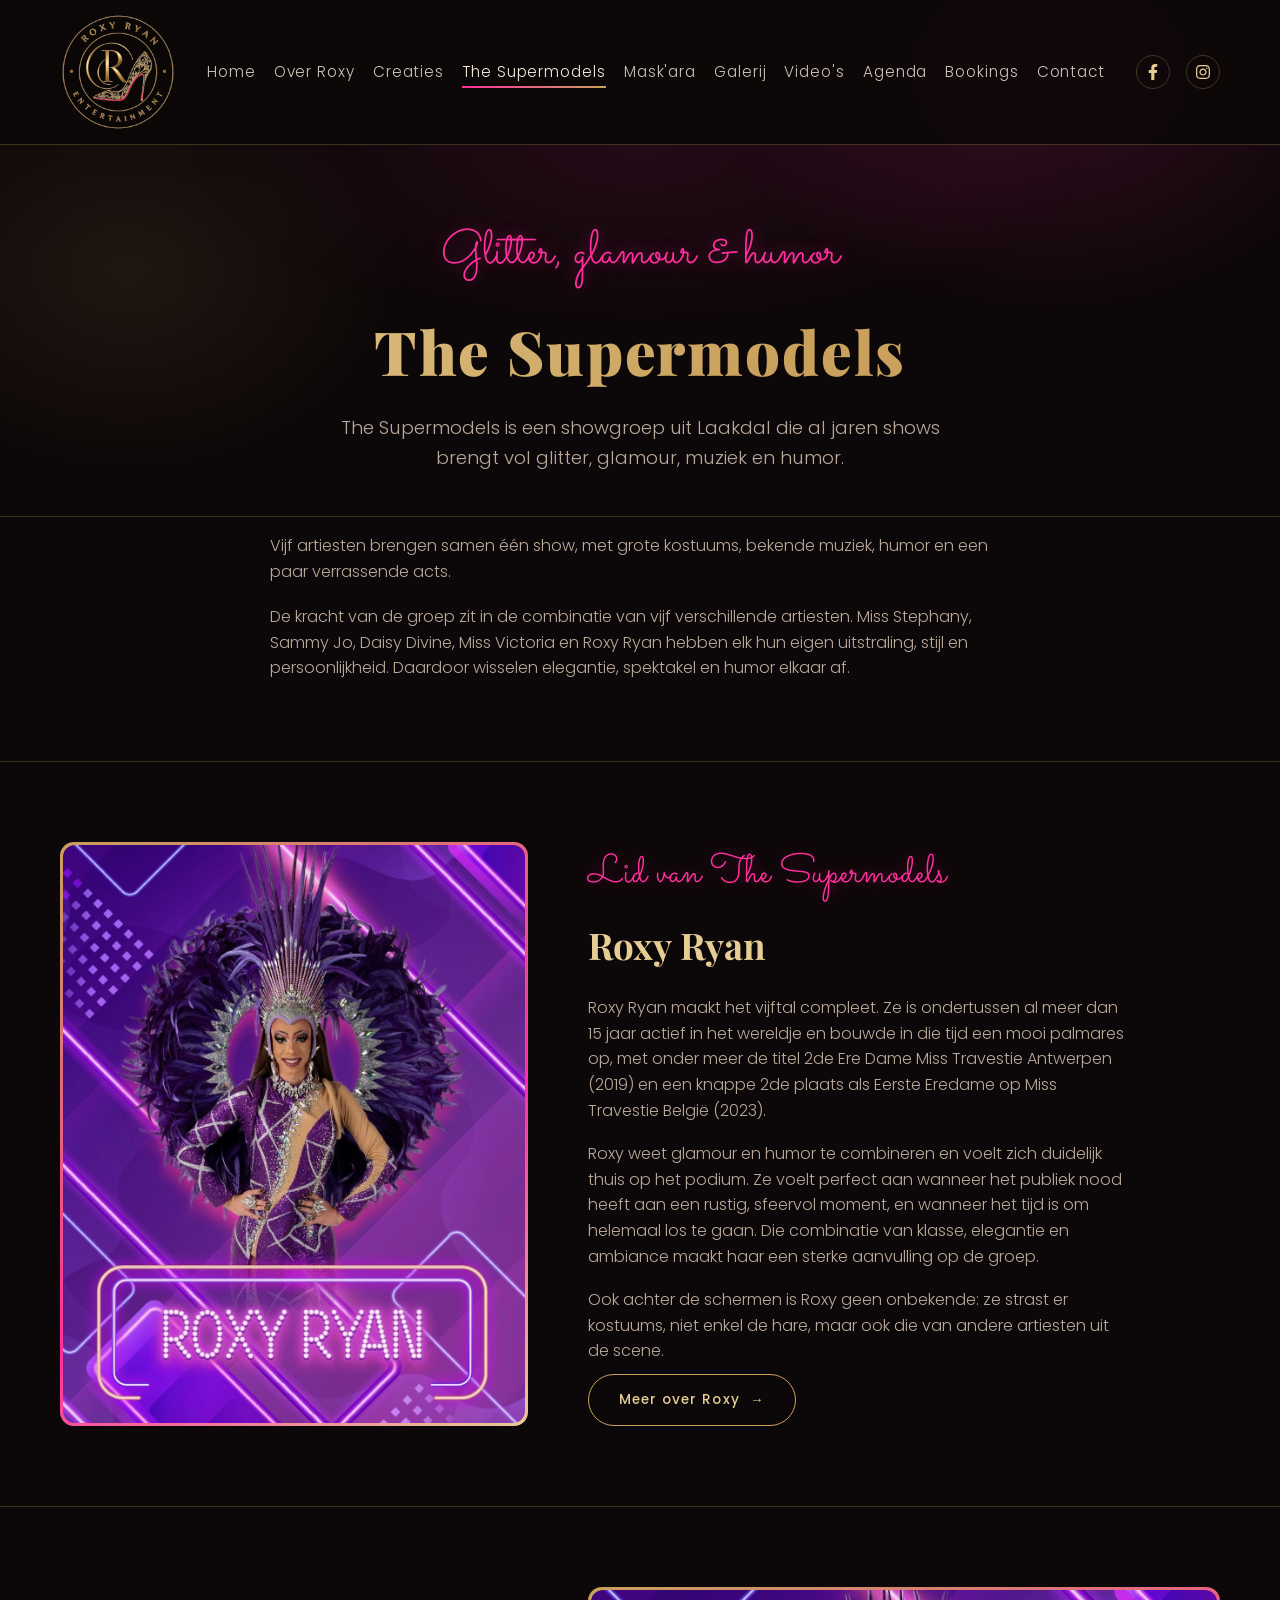
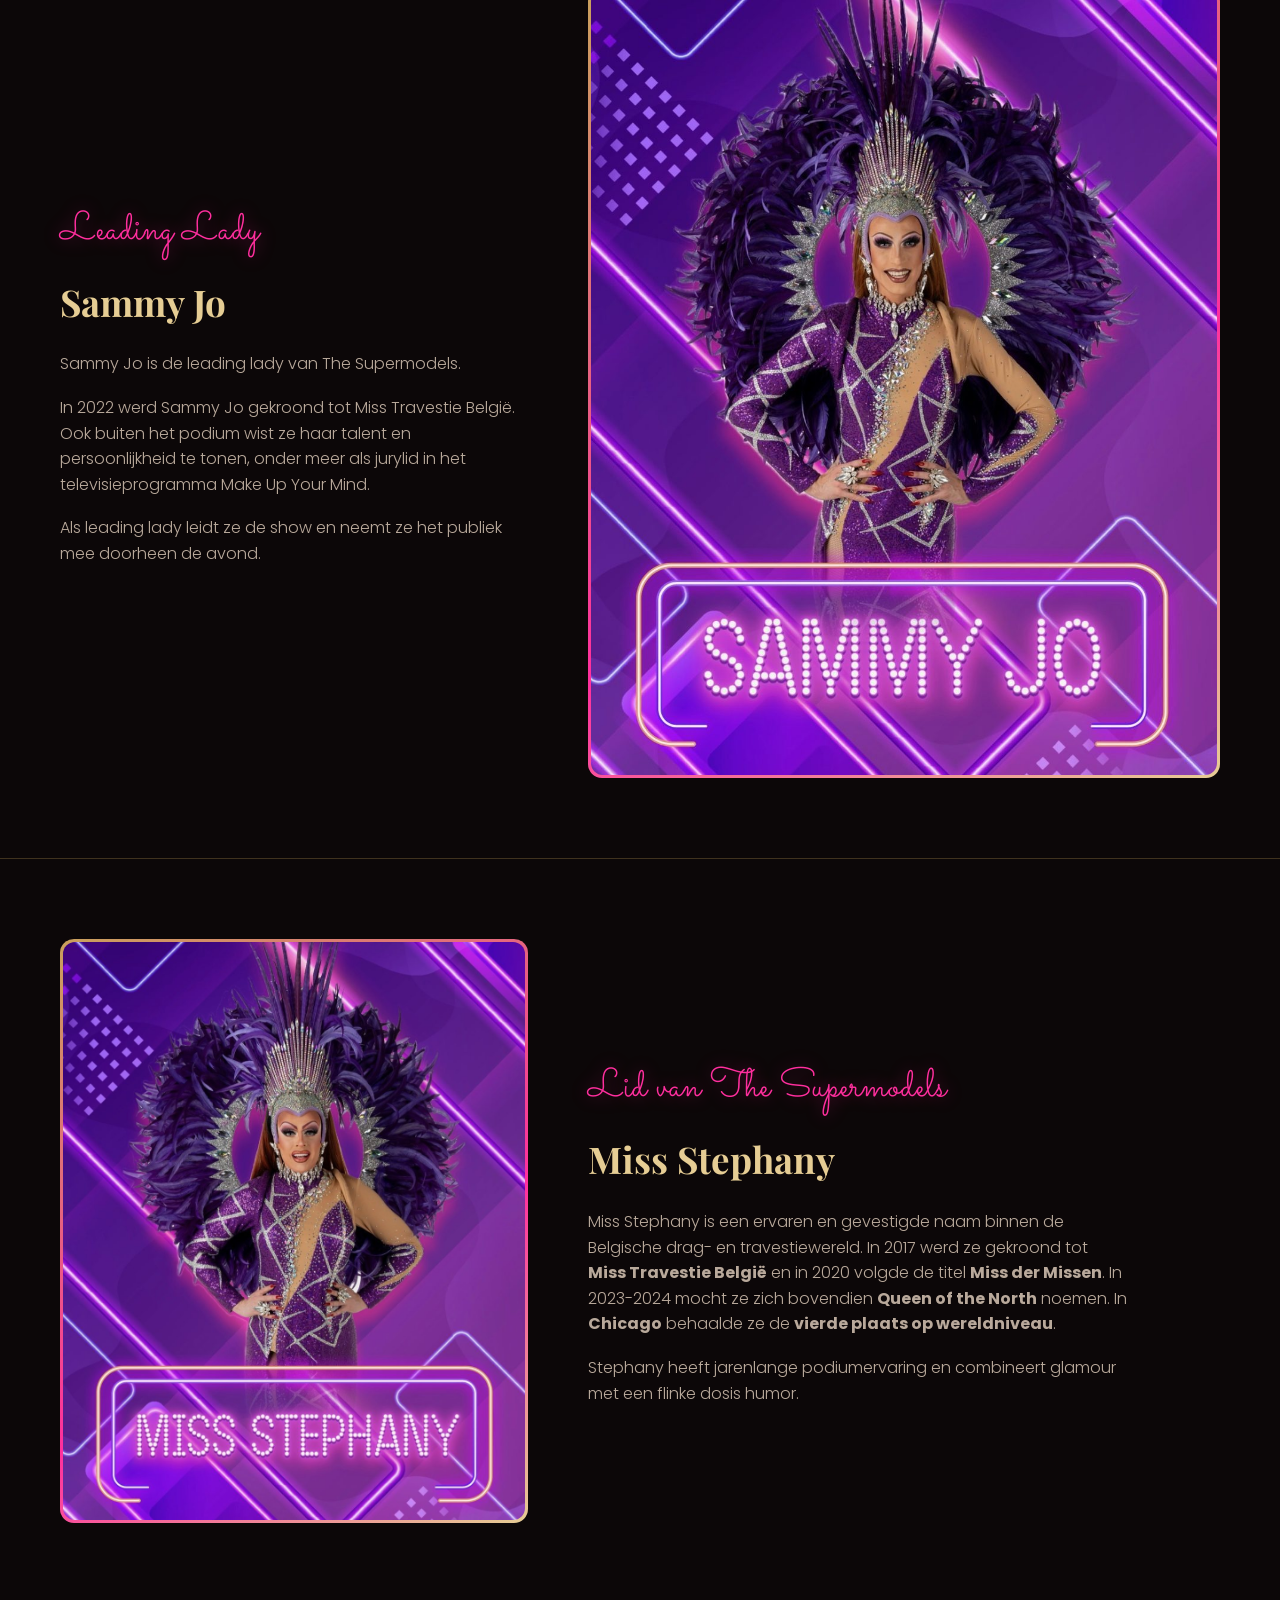
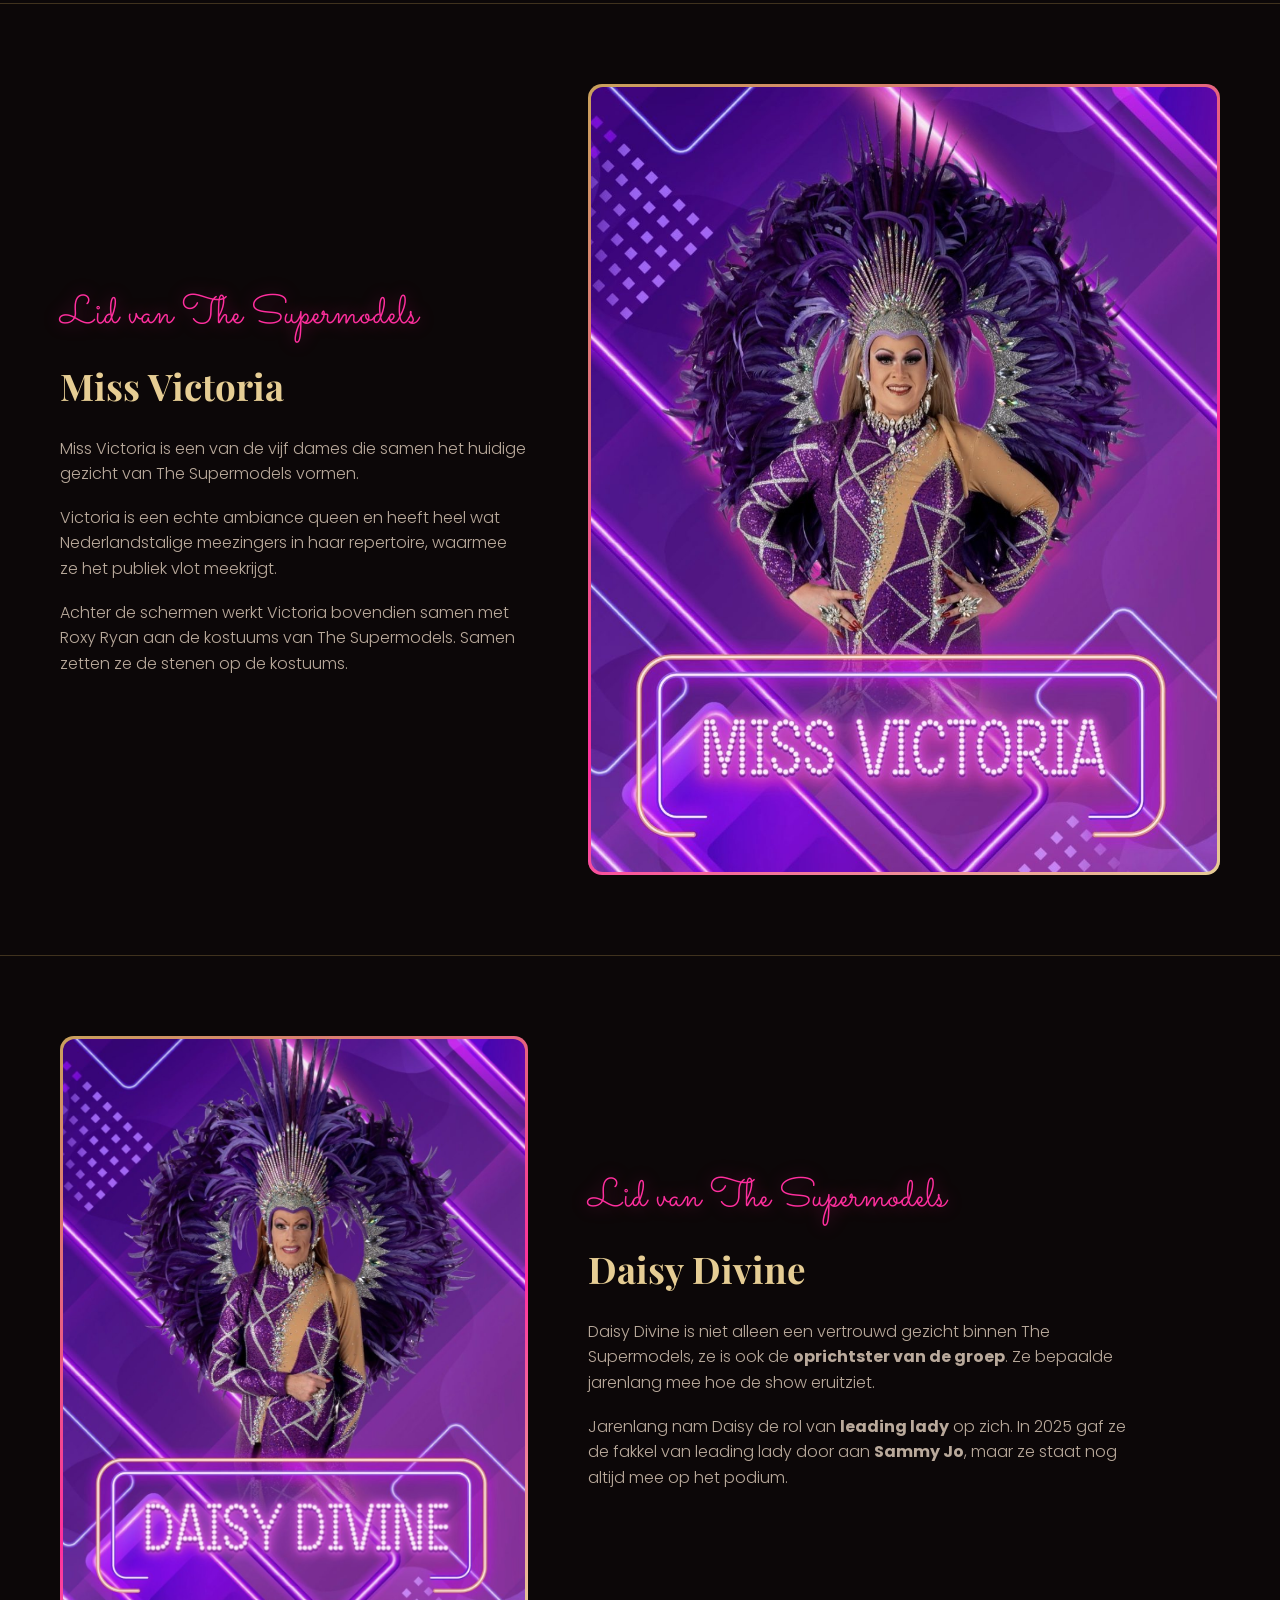
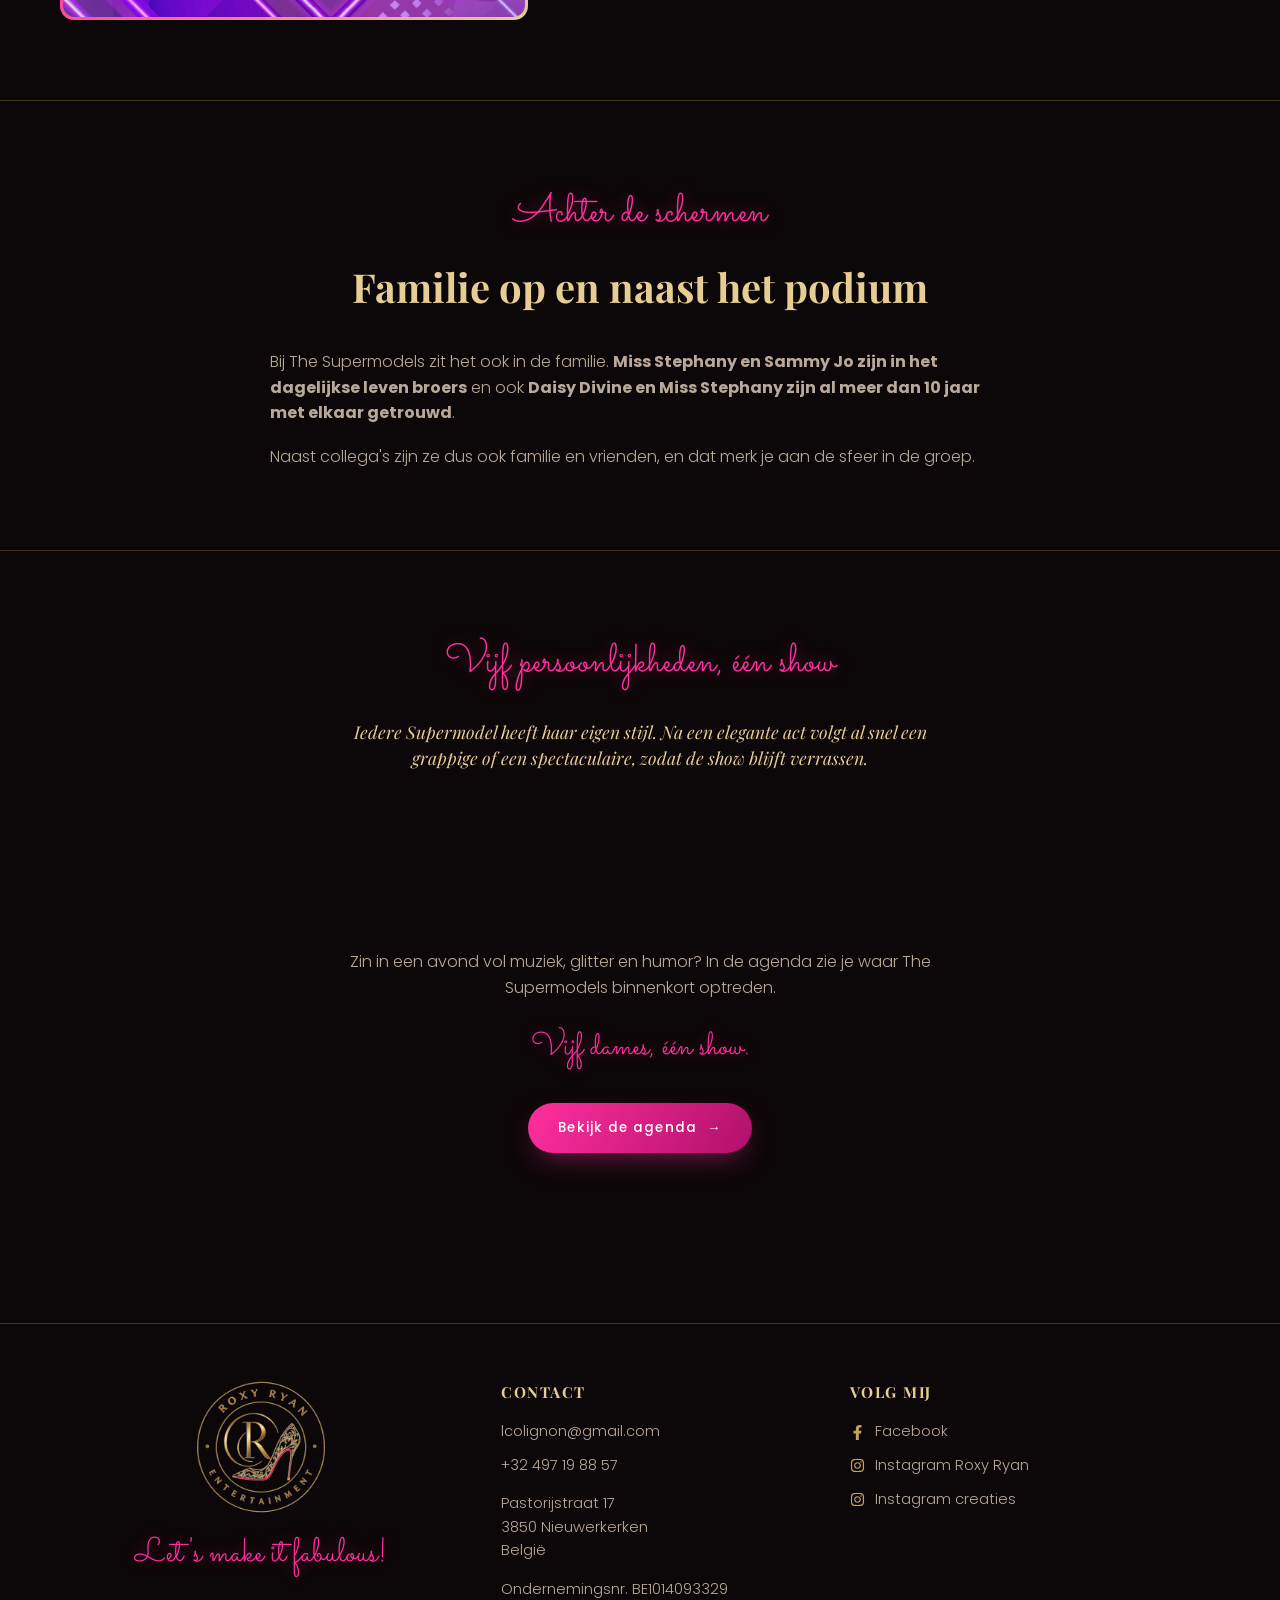
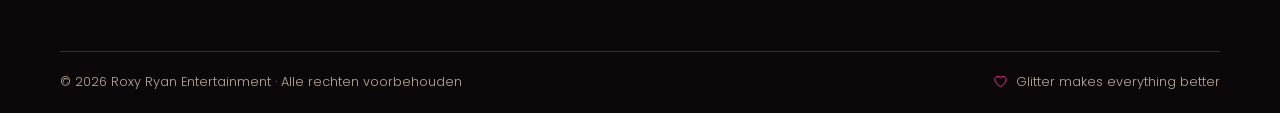
<file: supermodels.html>
<!DOCTYPE html>
<html lang="nl">
<head>
<meta charset="UTF-8">
<meta name="viewport" content="width=device-width, initial-scale=1.0">
<title>The Supermodels | Roxy Ryan Entertainment</title>
<meta name="description" content="The Supermodels: showgroep uit Laakdal met Miss Stephany, Sammy Jo, Daisy Divine, Miss Victoria en Roxy Ryan. Glitter, glamour en humor.">
<link rel="icon" type="image/png" href="images/favicon.png">
<link rel="apple-touch-icon" href="images/apple-touch-icon.png">
<link rel="canonical" href="https://roxyryanentertainment.github.io/RoxyRyan/supermodels.html">
<meta property="og:type" content="website">
<meta property="og:site_name" content="Roxy Ryan Entertainment">
<meta property="og:locale" content="nl_BE">
<meta property="og:title" content="The Supermodels | Roxy Ryan Entertainment">
<meta property="og:description" content="The Supermodels: showgroep uit Laakdal met Miss Stephany, Sammy Jo, Daisy Divine, Miss Victoria en Roxy Ryan. Glitter, glamour en humor.">
<meta property="og:url" content="https://roxyryanentertainment.github.io/RoxyRyan/supermodels.html">
<meta property="og:image" content="https://roxyryanentertainment.github.io/RoxyRyan/images/og-image.jpg">
<meta property="og:image:width" content="1200">
<meta property="og:image:height" content="630">
<meta property="og:image:alt" content="Logo van Roxy Ryan Entertainment naast Roxy Ryan in paars verenkostuum">
<meta name="twitter:card" content="summary_large_image">
<link rel="stylesheet" href="style.css?v=202609302304">
<link rel="stylesheet" href="pages.css?v=202609302304">
</head>
<body>
<div class="glow"></div>

<header class="site-header">
  <nav class="nav">
    <a href="index.html" class="brand"><img src="images/logo-transparent.png" alt="Roxy Ryan Entertainment logo"></a>
    <ul class="nav-links">
      <li><a href="index.html">Home</a></li>
      <li><a href="over-roxy.html">Over Roxy</a></li>
      <li><a href="creaties.html">Creaties</a></li>
      <li><a href="supermodels.html">The Supermodels</a></li>
      <li><a href="maskara.html">Mask'ara</a></li>
      <li><a href="galerij.html">Galerij</a></li>
      <li><a href="videos.html">Video's</a></li>
      <li><a href="evenementen.html">Agenda</a></li>
      <li><a href="bookings.html">Bookings</a></li>
      <li><a href="contact.html">Contact</a></li>
    </ul>
    <div class="nav-social">
      <a href="https://facebook.com/levi.colignon" target="_blank" rel="noopener" aria-label="Facebook"><svg viewBox="0 0 320 512" width="16" height="16" fill="currentColor" aria-hidden="true"><path d="M279.14 288l14.22-92.66h-88.91v-60.13c0-25.35 12.42-50.06 52.24-50.06h40.42V6.26S260.43 0 225.36 0c-73.22 0-121.08 44.38-121.08 124.72v70.62H22.89V288h81.39v224h100.17V288z"/></svg></a>
      <a href="https://instagram.com/levicolignon_roxyryan" target="_blank" rel="noopener" aria-label="Instagram"><svg viewBox="0 0 448 512" width="16" height="16" fill="currentColor" aria-hidden="true"><path d="M224.1 141c-63.6 0-114.9 51.3-114.9 114.9s51.3 114.9 114.9 114.9S339 319.5 339 255.9 287.7 141 224.1 141zm0 189.6c-41.1 0-74.7-33.5-74.7-74.7s33.5-74.7 74.7-74.7 74.7 33.5 74.7 74.7-33.6 74.7-74.7 74.7zm146.4-194.3c0 14.9-12 26.8-26.8 26.8-14.9 0-26.8-12-26.8-26.8s12-26.8 26.8-26.8 26.8 12 26.8 26.8zm76.1 27.2c-1.7-35.9-9.9-67.7-36.2-93.9-26.2-26.2-58-34.4-93.9-36.2-37-2.1-147.9-2.1-184.9 0-35.8 1.7-67.6 9.9-93.9 36.1s-34.4 58-36.2 93.9c-2.1 37-2.1 147.9 0 184.9 1.7 35.9 9.9 67.7 36.2 93.9s58 34.4 93.9 36.2c37 2.1 147.9 2.1 184.9 0 35.9-1.7 67.7-9.9 93.9-36.2 26.2-26.2 34.4-58 36.2-93.9 2.1-37 2.1-147.8 0-184.8zM398.8 388c-7.8 19.6-22.9 34.7-42.6 42.6-29.5 11.7-99.5 9-132.1 9s-102.7 2.6-132.1-9c-19.6-7.8-34.7-22.9-42.6-42.6-11.7-29.5-9-99.5-9-132.1s-2.6-102.7 9-132.1c7.8-19.6 22.9-34.7 42.6-42.6 29.5-11.7 99.5-9 132.1-9s102.7-2.6 132.1 9c19.6 7.8 34.7 22.9 42.6 42.6 11.7 29.5 9 99.5 9 132.1s2.7 102.7-9 132.1z"/></svg></a>
    </div>
    <button class="nav-toggle" aria-label="Menu">&#9776;</button>
  </nav>
</header>

<main>
  <section class="page-hero" style="border-bottom:none;">
    <span class="eyebrow-script">Glitter, glamour &amp; humor</span>
    <h1>The Supermodels</h1>
    <p>The Supermodels is een showgroep uit Laakdal die al jaren shows brengt vol glitter, glamour, muziek en humor.</p>
  </section>

  <section style="padding-top:0;">
    <div class="wrap" style="max-width:820px;">
      <p style="color:var(--muted);margin-bottom:20px;">Vijf artiesten brengen samen één show, met grote kostuums, bekende muziek, humor en een paar verrassende acts.</p>
      <p style="color:var(--muted);margin-bottom:0;">De kracht van de groep zit in de combinatie van vijf verschillende artiesten. Miss Stephany, Sammy Jo, Daisy Divine, Miss Victoria en Roxy Ryan hebben elk hun eigen uitstraling, stijl en persoonlijkheid. Daardoor wisselen elegantie, spektakel en humor elkaar af.</p>
    </div>
  </section>

  <!--
    HOE EEN LID TOEVOEGEN OF AANPASSEN
    =====================================
    Kopieer een volledig <section>...</section> blok van een lid hieronder,
    pas de foto (src), naam en tekst aan. Wissel bio-photo en bio-text van
    volgorde om de foto links/rechts af te wisselen.
  -->

  <section>
  <div class="wrap bio-grid">
    <div class="bio-photo">
      <img src="images/supermodel-roxy.jpg" alt="Roxy Ryan" class="bio-photo-img" loading="lazy" decoding="async">
    </div>
    <div class="bio-text">
      <span class="eyebrow-script">Lid van The Supermodels</span>
      <h2>Roxy Ryan</h2>
      <p>Roxy Ryan maakt het vijftal compleet. Ze is ondertussen al meer dan 15 jaar actief in het wereldje en bouwde in die tijd een mooi palmares op, met onder meer de titel 2de Ere Dame Miss Travestie Antwerpen (2019) en een knappe 2de plaats als Eerste Eredame op Miss Travestie België (2023).</p>
      <p>Roxy weet glamour en humor te combineren en voelt zich duidelijk thuis op het podium. Ze voelt perfect aan wanneer het publiek nood heeft aan een rustig, sfeervol moment, en wanneer het tijd is om helemaal los te gaan. Die combinatie van klasse, elegantie en ambiance maakt haar een sterke aanvulling op de groep.</p>
      <p>Ook achter de schermen is Roxy geen onbekende: ze strast er kostuums, niet enkel de hare, maar ook die van andere artiesten uit de scene.</p>
      <a href="over-roxy.html" class="btn btn-outline" style="margin-top:10px;">Meer over Roxy &nbsp;→</a>
    </div>
  </div>
</section>

  <section>
    <div class="wrap bio-grid">
      <div class="bio-text">
        <span class="eyebrow-script">Leading Lady</span>
        <h2>Sammy Jo</h2>
        <p>Sammy Jo is de leading lady van The Supermodels.</p>
        <p>In 2022 werd Sammy Jo gekroond tot Miss Travestie België. Ook buiten het podium wist ze haar talent en persoonlijkheid te tonen, onder meer als jurylid in het televisieprogramma Make Up Your Mind.</p>
        <p>Als leading lady leidt ze de show en neemt ze het publiek mee doorheen de avond.</p>
      </div>
      <div class="bio-photo">
        <img src="images/supermodel-sammyjo.jpg" alt="Sammy Jo" class="bio-photo-img" loading="lazy" decoding="async">
      </div>
    </div>
  </section>

  <section>
    <div class="wrap bio-grid">
      <div class="bio-photo">
        <img src="images/supermodel-stephany.jpg" alt="Miss Stephany" class="bio-photo-img" loading="lazy" decoding="async">
      </div>
      <div class="bio-text">
        <span class="eyebrow-script">Lid van The Supermodels</span>
        <h2>Miss Stephany</h2>
        <p>Miss Stephany is een ervaren en gevestigde naam binnen de Belgische drag- en travestiewereld. In 2017 werd ze gekroond tot <strong>Miss Travestie België</strong> en in 2020 volgde de titel <strong>Miss der Missen</strong>. In 2023-2024 mocht ze zich bovendien <strong>Queen of the North</strong> noemen. In <strong>Chicago</strong> behaalde ze de <strong>vierde plaats op wereldniveau</strong>.</p>
        <p>Stephany heeft jarenlange podiumervaring en combineert glamour met een flinke dosis humor.</p>
      </div>
    </div>
  </section>

<section>
  <div class="wrap bio-grid">
    <div class="bio-text">
      <span class="eyebrow-script">Lid van The Supermodels</span>
      <h2>Miss Victoria</h2>
      <p>Miss Victoria is een van de vijf dames die samen het huidige gezicht van The Supermodels vormen.</p>
      <p>Victoria is een echte ambiance queen en heeft heel wat Nederlandstalige meezingers in haar repertoire, waarmee ze het publiek vlot meekrijgt.</p>
      <p>Achter de schermen werkt Victoria bovendien samen met Roxy Ryan aan de kostuums van The Supermodels. Samen zetten ze de stenen op de kostuums.</p>
    </div>
    <div class="bio-photo">
      <img src="images/supermodel-victoria.jpg" alt="Miss Victoria" class="bio-photo-img" loading="lazy" decoding="async">
    </div>
  </div>
</section>

<section>
  <div class="wrap bio-grid">
    <div class="bio-photo">
      <img src="images/supermodel-daisy.jpg" alt="Daisy Divine" class="bio-photo-img" loading="lazy" decoding="async">
    </div>
    <div class="bio-text">
      <span class="eyebrow-script">Lid van The Supermodels</span>
      <h2>Daisy Divine</h2>
      <p>Daisy Divine is niet alleen een vertrouwd gezicht binnen The Supermodels, ze is ook de <strong>oprichtster van de groep</strong>. Ze bepaalde jarenlang mee hoe de show eruitziet.</p>
      <p>Jarenlang nam Daisy de rol van <strong>leading lady</strong> op zich. In 2025 gaf ze de fakkel van leading lady door aan <strong>Sammy Jo</strong>, maar ze staat nog altijd mee op het podium.</p>
    </div>
  </div>
</section>

  <section>
    <div class="wrap" style="max-width:820px;">
      <div class="section-head" style="margin-bottom:30px;">
        <span class="eyebrow-script">Achter de schermen</span>
        <h2>Familie op en naast het podium</h2>
      </div>
      <p style="color:var(--muted);margin-bottom:18px;">Bij The Supermodels zit het ook in de familie. <strong>Miss Stephany en Sammy Jo zijn in het dagelijkse leven broers</strong> en ook <strong>Daisy Divine en Miss Stephany zijn al meer dan 10 jaar met elkaar getrouwd</strong>.</p>
      <p style="color:var(--muted);margin-bottom:0;">Naast collega's zijn ze dus ook familie en vrienden, en dat merk je aan de sfeer in de groep.</p>
    </div>
  </section>

  <section>
    <div class="wrap quote-block">
      <div class="section-head" style="margin-bottom:24px;">
        <span class="eyebrow-script">Vijf persoonlijkheden, één show</span>
      </div>
      <p style="font-size:1.1rem;">Iedere Supermodel heeft haar eigen stijl. Na een elegante act volgt al snel een grappige of een spectaculaire, zodat de show blijft verrassen.</p>
    </div>
  </section>

  <section style="text-align:center;border-top:none;">
    <p style="color:var(--muted);max-width:640px;margin:0 auto 10px;">Zin in een avond vol muziek, glitter en humor? In de agenda zie je waar The Supermodels binnenkort optreden.</p>
    <p style="font-family:var(--script);color:var(--pink);font-size:2rem;margin:22px 0 30px;text-shadow:0 0 16px rgba(255,47,158,0.4);">Vijf dames, één show.</p>
    <a href="evenementen.html" class="btn btn-primary">Bekijk de agenda &nbsp;→</a>
  </section>
</main>

<footer class="site-footer">
  <div class="wrap">
    <div class="footer-grid">
      <div class="footer-brand">
        <img src="images/logo-transparent.png" alt="Roxy Ryan Entertainment logo" loading="lazy" decoding="async">
        <span class="tag">Let's make it fabulous!</span>
      </div>
      <div class="footer-col">
        <h4>Contact</h4>
        <a href="mailto:lcolignon@gmail.com">lcolignon@gmail.com</a>
        <a href="tel:+32497198857">+32 497 19 88 57</a>
        <p>Pastorijstraat 17<br>3850 Nieuwerkerken<br>België</p>
        <p>Ondernemingsnr. BE1014093329</p>
      </div>
      <div class="footer-col">
        <h4>Volg mij</h4>
        <a href="https://facebook.com/levi.colignon" target="_blank" rel="noopener"><svg viewBox="0 0 320 512" width="15" height="15" fill="currentColor" aria-hidden="true"><path d="M279.14 288l14.22-92.66h-88.91v-60.13c0-25.35 12.42-50.06 52.24-50.06h40.42V6.26S260.43 0 225.36 0c-73.22 0-121.08 44.38-121.08 124.72v70.62H22.89V288h81.39v224h100.17V288z"/></svg> Facebook</a>
        <a href="https://instagram.com/levicolignon_roxyryan" target="_blank" rel="noopener"><svg viewBox="0 0 448 512" width="15" height="15" fill="currentColor" aria-hidden="true"><path d="M224.1 141c-63.6 0-114.9 51.3-114.9 114.9s51.3 114.9 114.9 114.9S339 319.5 339 255.9 287.7 141 224.1 141zm0 189.6c-41.1 0-74.7-33.5-74.7-74.7s33.5-74.7 74.7-74.7 74.7 33.5 74.7 74.7-33.6 74.7-74.7 74.7zm146.4-194.3c0 14.9-12 26.8-26.8 26.8-14.9 0-26.8-12-26.8-26.8s12-26.8 26.8-26.8 26.8 12 26.8 26.8zm76.1 27.2c-1.7-35.9-9.9-67.7-36.2-93.9-26.2-26.2-58-34.4-93.9-36.2-37-2.1-147.9-2.1-184.9 0-35.8 1.7-67.6 9.9-93.9 36.1s-34.4 58-36.2 93.9c-2.1 37-2.1 147.9 0 184.9 1.7 35.9 9.9 67.7 36.2 93.9s58 34.4 93.9 36.2c37 2.1 147.9 2.1 184.9 0 35.9-1.7 67.7-9.9 93.9-36.2 26.2-26.2 34.4-58 36.2-93.9 2.1-37 2.1-147.8 0-184.8zM398.8 388c-7.8 19.6-22.9 34.7-42.6 42.6-29.5 11.7-99.5 9-132.1 9s-102.7 2.6-132.1-9c-19.6-7.8-34.7-22.9-42.6-42.6-11.7-29.5-9-99.5-9-132.1s-2.6-102.7 9-132.1c7.8-19.6 22.9-34.7 42.6-42.6 29.5-11.7 99.5-9 132.1-9s102.7-2.6 132.1 9c19.6 7.8 34.7 22.9 42.6 42.6 11.7 29.5 9 99.5 9 132.1s2.7 102.7-9 132.1z"/></svg> Instagram Roxy Ryan</a>
        <a href="https://instagram.com/roxyryanentertainment" target="_blank" rel="noopener"><svg viewBox="0 0 448 512" width="15" height="15" fill="currentColor" aria-hidden="true"><path d="M224.1 141c-63.6 0-114.9 51.3-114.9 114.9s51.3 114.9 114.9 114.9S339 319.5 339 255.9 287.7 141 224.1 141zm0 189.6c-41.1 0-74.7-33.5-74.7-74.7s33.5-74.7 74.7-74.7 74.7 33.5 74.7 74.7-33.6 74.7-74.7 74.7zm146.4-194.3c0 14.9-12 26.8-26.8 26.8-14.9 0-26.8-12-26.8-26.8s12-26.8 26.8-26.8 26.8 12 26.8 26.8zm76.1 27.2c-1.7-35.9-9.9-67.7-36.2-93.9-26.2-26.2-58-34.4-93.9-36.2-37-2.1-147.9-2.1-184.9 0-35.8 1.7-67.6 9.9-93.9 36.1s-34.4 58-36.2 93.9c-2.1 37-2.1 147.9 0 184.9 1.7 35.9 9.9 67.7 36.2 93.9s58 34.4 93.9 36.2c37 2.1 147.9 2.1 184.9 0 35.9-1.7 67.7-9.9 93.9-36.2 26.2-26.2 34.4-58 36.2-93.9 2.1-37 2.1-147.8 0-184.8zM398.8 388c-7.8 19.6-22.9 34.7-42.6 42.6-29.5 11.7-99.5 9-132.1 9s-102.7 2.6-132.1-9c-19.6-7.8-34.7-22.9-42.6-42.6-11.7-29.5-9-99.5-9-132.1s-2.6-102.7 9-132.1c7.8-19.6 22.9-34.7 42.6-42.6 29.5-11.7 99.5-9 132.1-9s102.7-2.6 132.1 9c19.6 7.8 34.7 22.9 42.6 42.6 11.7 29.5 9 99.5 9 132.1s2.7 102.7-9 132.1z"/></svg> Instagram creaties</a>
      </div>
    </div>
    <div class="footer-bottom">
      <span>© 2026 Roxy Ryan Entertainment · Alle rechten voorbehouden</span>
      <span><button type="button" class="heart" aria-pressed="false" aria-label="Geef Roxy een hartje"><svg viewBox="0 0 24 24" width="15" height="15" aria-hidden="true"><path d="M12 20.3c-.3 0-.6-.1-.8-.3C7.8 17.3 3 13.3 3 9.1 3 6.3 5.2 4 8 4c1.6 0 3.1.8 4 2.1C12.9 4.8 14.4 4 16 4c2.8 0 5 2.3 5 5.1 0 4.2-4.8 8.2-8.2 11-.2.2-.5.2-.8.2z"/></svg></button> Glitter makes everything better</span>
    </div>
  </div>
</footer>

<script src="script.js?v=20261117"></script>
</body>
</html>
</file>
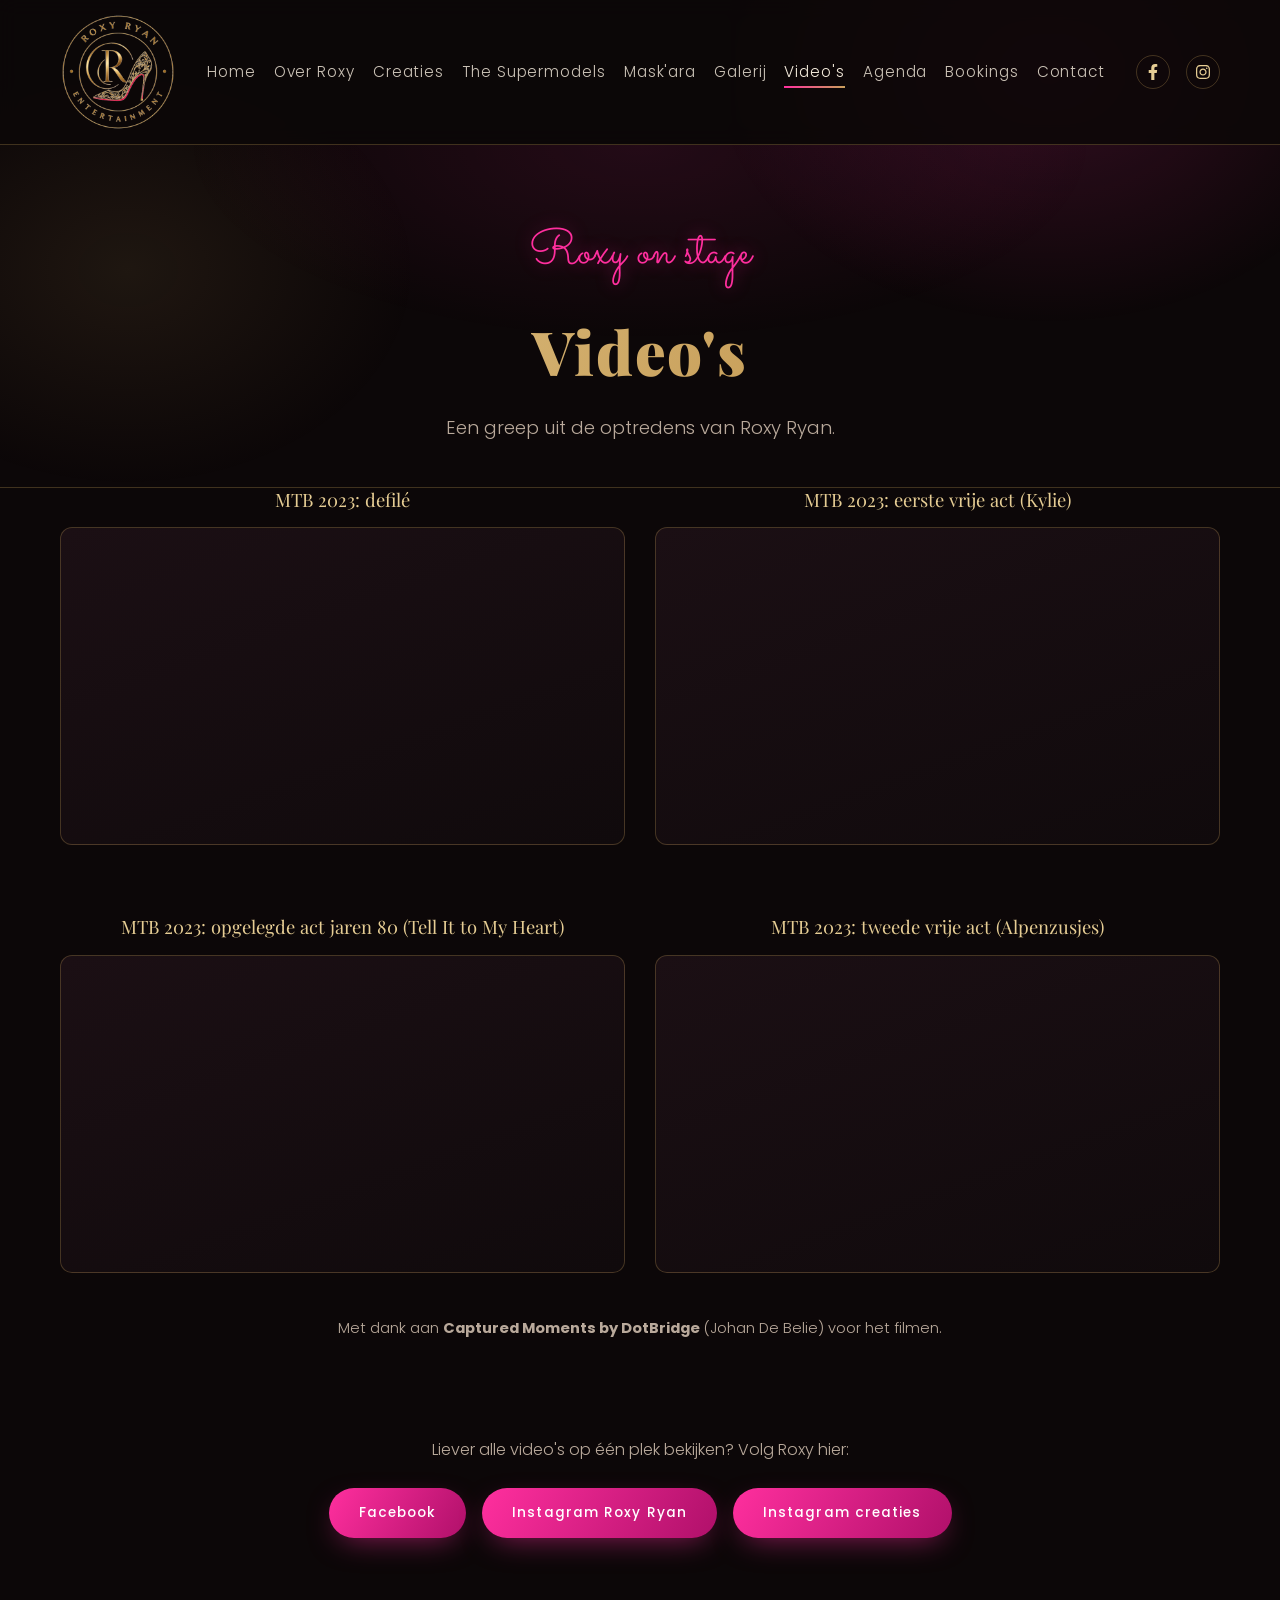
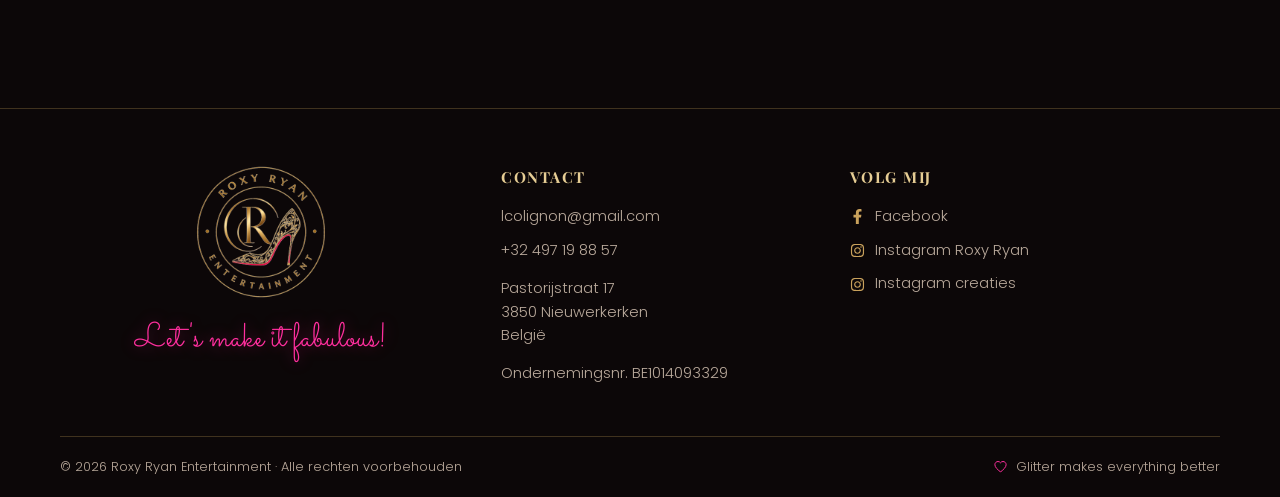
<file: videos.html>
<!DOCTYPE html>
<html lang="nl">
<head>
<meta charset="UTF-8">
<meta name="viewport" content="width=device-width, initial-scale=1.0">
<title>Video's | Roxy Ryan Entertainment</title>
<meta name="description" content="Bekijk video's van de shows en nummers van Roxy Ryan.">
<link rel="icon" type="image/png" href="images/favicon.png">
<link rel="apple-touch-icon" href="images/apple-touch-icon.png">
<link rel="canonical" href="https://roxyryanentertainment.github.io/RoxyRyan/videos.html">
<meta property="og:type" content="website">
<meta property="og:site_name" content="Roxy Ryan Entertainment">
<meta property="og:locale" content="nl_BE">
<meta property="og:title" content="Video's | Roxy Ryan Entertainment">
<meta property="og:description" content="Bekijk video's van de shows en nummers van Roxy Ryan.">
<meta property="og:url" content="https://roxyryanentertainment.github.io/RoxyRyan/videos.html">
<meta property="og:image" content="https://roxyryanentertainment.github.io/RoxyRyan/images/og-image.jpg">
<meta property="og:image:width" content="1200">
<meta property="og:image:height" content="630">
<meta property="og:image:alt" content="Logo van Roxy Ryan Entertainment naast Roxy Ryan in paars verenkostuum">
<meta name="twitter:card" content="summary_large_image">
<link rel="stylesheet" href="style.css?v=202609302304">
<link rel="stylesheet" href="pages.css?v=202609302304">
</head>
<body>
<div class="glow"></div>

<header class="site-header">
  <nav class="nav">
    <a href="index.html" class="brand"><img src="images/logo-transparent.png" alt="Roxy Ryan Entertainment logo"></a>
    <ul class="nav-links">
      <li><a href="index.html">Home</a></li>
      <li><a href="over-roxy.html">Over Roxy</a></li>
      <li><a href="creaties.html">Creaties</a></li>
      <li><a href="supermodels.html">The Supermodels</a></li>
      <li><a href="maskara.html">Mask'ara</a></li>
      <li><a href="galerij.html">Galerij</a></li>
      <li><a href="videos.html">Video's</a></li>
      <li><a href="evenementen.html">Agenda</a></li>
      <li><a href="bookings.html">Bookings</a></li>
      <li><a href="contact.html">Contact</a></li>
    </ul>
    <div class="nav-social">
      <a href="https://facebook.com/levi.colignon" target="_blank" rel="noopener" aria-label="Facebook"><svg viewBox="0 0 320 512" width="16" height="16" fill="currentColor" aria-hidden="true"><path d="M279.14 288l14.22-92.66h-88.91v-60.13c0-25.35 12.42-50.06 52.24-50.06h40.42V6.26S260.43 0 225.36 0c-73.22 0-121.08 44.38-121.08 124.72v70.62H22.89V288h81.39v224h100.17V288z"/></svg></a>
      <a href="https://instagram.com/levicolignon_roxyryan" target="_blank" rel="noopener" aria-label="Instagram"><svg viewBox="0 0 448 512" width="16" height="16" fill="currentColor" aria-hidden="true"><path d="M224.1 141c-63.6 0-114.9 51.3-114.9 114.9s51.3 114.9 114.9 114.9S339 319.5 339 255.9 287.7 141 224.1 141zm0 189.6c-41.1 0-74.7-33.5-74.7-74.7s33.5-74.7 74.7-74.7 74.7 33.5 74.7 74.7-33.6 74.7-74.7 74.7zm146.4-194.3c0 14.9-12 26.8-26.8 26.8-14.9 0-26.8-12-26.8-26.8s12-26.8 26.8-26.8 26.8 12 26.8 26.8zm76.1 27.2c-1.7-35.9-9.9-67.7-36.2-93.9-26.2-26.2-58-34.4-93.9-36.2-37-2.1-147.9-2.1-184.9 0-35.8 1.7-67.6 9.9-93.9 36.1s-34.4 58-36.2 93.9c-2.1 37-2.1 147.9 0 184.9 1.7 35.9 9.9 67.7 36.2 93.9s58 34.4 93.9 36.2c37 2.1 147.9 2.1 184.9 0 35.9-1.7 67.7-9.9 93.9-36.2 26.2-26.2 34.4-58 36.2-93.9 2.1-37 2.1-147.8 0-184.8zM398.8 388c-7.8 19.6-22.9 34.7-42.6 42.6-29.5 11.7-99.5 9-132.1 9s-102.7 2.6-132.1-9c-19.6-7.8-34.7-22.9-42.6-42.6-11.7-29.5-9-99.5-9-132.1s-2.6-102.7 9-132.1c7.8-19.6 22.9-34.7 42.6-42.6 29.5-11.7 99.5-9 132.1-9s102.7-2.6 132.1 9c19.6 7.8 34.7 22.9 42.6 42.6 11.7 29.5 9 99.5 9 132.1s2.7 102.7-9 132.1z"/></svg></a>
    </div>
    <button class="nav-toggle" aria-label="Menu">&#9776;</button>
  </nav>
</header>

<main>
  <section class="page-hero" style="border-bottom:none;">
    <span class="eyebrow-script">Roxy on stage</span>
    <h1>Video's</h1>
    <p>Een greep uit de optredens van Roxy Ryan.</p>
  </section>

  <!--
    HOE EEN VIDEO TOEVOEGEN
    ========================
    Zet je video eerst op YouTube (kan als "niet vermeld" i.p.v. openbaar).
    Klik op "Delen" -> "Insluiten" en kopieer de src-URL uit de embed-code
    (ziet er ongeveer zo uit: https://www.youtube-nocookie.com/embed/VIDEO-ID).
    Vervang dan hieronder één van de video-slot.empty blokken door:

    <p class="video-caption">Titel van deze video</p>
    <div class="video-slot">
      <iframe src="https://www.youtube-nocookie.com/embed/VIDEO-ID"
        title="Naam van de video" allowfullscreen loading="lazy"></iframe>
    </div>
  -->

  <section style="padding-top:0;">
    <div class="wrap video-grid">
      <div>
        <p class="video-caption">MTB 2023: defilé</p>
        <div class="video-slot">
          <iframe src="https://www.youtube-nocookie.com/embed/YhzZJcrj6Xo" title="Roxy Ryan, MTB 2023: defilé" allowfullscreen loading="lazy"></iframe>
        </div>
      </div>
      <div>
        <p class="video-caption">MTB 2023: eerste vrije act (Kylie)</p>
        <div class="video-slot">
          <iframe src="https://www.youtube-nocookie.com/embed/D6ncGUAkxgk" title="Roxy Ryan, MTB 2023: eerste vrije act (Kylie)" allowfullscreen loading="lazy"></iframe>
        </div>
      </div>
      <div>
        <p class="video-caption">MTB 2023: opgelegde act jaren 80 (Tell It to My Heart)</p>
        <div class="video-slot">
          <iframe src="https://www.youtube-nocookie.com/embed/4vZw1XhABhk" title="Roxy Ryan, MTB 2023: opgelegde act jaren 80 (Tell It to My Heart)" allowfullscreen loading="lazy"></iframe>
        </div>
      </div>
      <div>
        <p class="video-caption">MTB 2023: tweede vrije act (Alpenzusjes)</p>
        <div class="video-slot">
          <iframe src="https://www.youtube-nocookie.com/embed/DvsbDhQIGng" title="Roxy Ryan, MTB 2023: tweede vrije act (Alpenzusjes)" allowfullscreen loading="lazy"></iframe>
        </div>
      </div>
    </div>
    <div class="wrap">
      <p class="video-credit" style="text-align:center;max-width:640px;margin:44px auto 0;">Met dank aan <strong>Captured Moments by DotBridge</strong> (Johan De Belie) voor het filmen.</p>
    </div>
  </section>

  <section style="text-align:center;border-top:none;padding-top:0;">
    <p style="color:var(--muted);margin-bottom:26px;">Liever alle video's op één plek bekijken? Volg Roxy hier:</p>
    <div style="display:flex;justify-content:center;gap:16px;flex-wrap:wrap;">
      <a href="https://facebook.com/levi.colignon" target="_blank" rel="noopener" class="btn btn-primary">Facebook</a>
      <a href="https://instagram.com/levicolignon_roxyryan" target="_blank" rel="noopener" class="btn btn-primary">Instagram Roxy Ryan</a>
      <a href="https://instagram.com/roxyryanentertainment" target="_blank" rel="noopener" class="btn btn-primary">Instagram creaties</a>
    </div>
  </section>
</main>

<footer class="site-footer">
  <div class="wrap">
    <div class="footer-grid">
      <div class="footer-brand">
        <img src="images/logo-transparent.png" alt="Roxy Ryan Entertainment logo" loading="lazy" decoding="async">
        <span class="tag">Let's make it fabulous!</span>
      </div>
      <div class="footer-col">
        <h4>Contact</h4>
        <a href="mailto:lcolignon@gmail.com">lcolignon@gmail.com</a>
        <a href="tel:+32497198857">+32 497 19 88 57</a>
        <p>Pastorijstraat 17<br>3850 Nieuwerkerken<br>België</p>
        <p>Ondernemingsnr. BE1014093329</p>
      </div>
      <div class="footer-col">
        <h4>Volg mij</h4>
        <a href="https://facebook.com/levi.colignon" target="_blank" rel="noopener"><svg viewBox="0 0 320 512" width="15" height="15" fill="currentColor" aria-hidden="true"><path d="M279.14 288l14.22-92.66h-88.91v-60.13c0-25.35 12.42-50.06 52.24-50.06h40.42V6.26S260.43 0 225.36 0c-73.22 0-121.08 44.38-121.08 124.72v70.62H22.89V288h81.39v224h100.17V288z"/></svg> Facebook</a>
        <a href="https://instagram.com/levicolignon_roxyryan" target="_blank" rel="noopener"><svg viewBox="0 0 448 512" width="15" height="15" fill="currentColor" aria-hidden="true"><path d="M224.1 141c-63.6 0-114.9 51.3-114.9 114.9s51.3 114.9 114.9 114.9S339 319.5 339 255.9 287.7 141 224.1 141zm0 189.6c-41.1 0-74.7-33.5-74.7-74.7s33.5-74.7 74.7-74.7 74.7 33.5 74.7 74.7-33.6 74.7-74.7 74.7zm146.4-194.3c0 14.9-12 26.8-26.8 26.8-14.9 0-26.8-12-26.8-26.8s12-26.8 26.8-26.8 26.8 12 26.8 26.8zm76.1 27.2c-1.7-35.9-9.9-67.7-36.2-93.9-26.2-26.2-58-34.4-93.9-36.2-37-2.1-147.9-2.1-184.9 0-35.8 1.7-67.6 9.9-93.9 36.1s-34.4 58-36.2 93.9c-2.1 37-2.1 147.9 0 184.9 1.7 35.9 9.9 67.7 36.2 93.9s58 34.4 93.9 36.2c37 2.1 147.9 2.1 184.9 0 35.9-1.7 67.7-9.9 93.9-36.2 26.2-26.2 34.4-58 36.2-93.9 2.1-37 2.1-147.8 0-184.8zM398.8 388c-7.8 19.6-22.9 34.7-42.6 42.6-29.5 11.7-99.5 9-132.1 9s-102.7 2.6-132.1-9c-19.6-7.8-34.7-22.9-42.6-42.6-11.7-29.5-9-99.5-9-132.1s-2.6-102.7 9-132.1c7.8-19.6 22.9-34.7 42.6-42.6 29.5-11.7 99.5-9 132.1-9s102.7-2.6 132.1 9c19.6 7.8 34.7 22.9 42.6 42.6 11.7 29.5 9 99.5 9 132.1s2.7 102.7-9 132.1z"/></svg> Instagram Roxy Ryan</a>
        <a href="https://instagram.com/roxyryanentertainment" target="_blank" rel="noopener"><svg viewBox="0 0 448 512" width="15" height="15" fill="currentColor" aria-hidden="true"><path d="M224.1 141c-63.6 0-114.9 51.3-114.9 114.9s51.3 114.9 114.9 114.9S339 319.5 339 255.9 287.7 141 224.1 141zm0 189.6c-41.1 0-74.7-33.5-74.7-74.7s33.5-74.7 74.7-74.7 74.7 33.5 74.7 74.7-33.6 74.7-74.7 74.7zm146.4-194.3c0 14.9-12 26.8-26.8 26.8-14.9 0-26.8-12-26.8-26.8s12-26.8 26.8-26.8 26.8 12 26.8 26.8zm76.1 27.2c-1.7-35.9-9.9-67.7-36.2-93.9-26.2-26.2-58-34.4-93.9-36.2-37-2.1-147.9-2.1-184.9 0-35.8 1.7-67.6 9.9-93.9 36.1s-34.4 58-36.2 93.9c-2.1 37-2.1 147.9 0 184.9 1.7 35.9 9.9 67.7 36.2 93.9s58 34.4 93.9 36.2c37 2.1 147.9 2.1 184.9 0 35.9-1.7 67.7-9.9 93.9-36.2 26.2-26.2 34.4-58 36.2-93.9 2.1-37 2.1-147.8 0-184.8zM398.8 388c-7.8 19.6-22.9 34.7-42.6 42.6-29.5 11.7-99.5 9-132.1 9s-102.7 2.6-132.1-9c-19.6-7.8-34.7-22.9-42.6-42.6-11.7-29.5-9-99.5-9-132.1s-2.6-102.7 9-132.1c7.8-19.6 22.9-34.7 42.6-42.6 29.5-11.7 99.5-9 132.1-9s102.7-2.6 132.1 9c19.6 7.8 34.7 22.9 42.6 42.6 11.7 29.5 9 99.5 9 132.1s2.7 102.7-9 132.1z"/></svg> Instagram creaties</a>
      </div>
    </div>
    <div class="footer-bottom">
      <span>© 2026 Roxy Ryan Entertainment · Alle rechten voorbehouden</span>
      <span><button type="button" class="heart" aria-pressed="false" aria-label="Geef Roxy een hartje"><svg viewBox="0 0 24 24" width="15" height="15" aria-hidden="true"><path d="M12 20.3c-.3 0-.6-.1-.8-.3C7.8 17.3 3 13.3 3 9.1 3 6.3 5.2 4 8 4c1.6 0 3.1.8 4 2.1C12.9 4.8 14.4 4 16 4c2.8 0 5 2.3 5 5.1 0 4.2-4.8 8.2-8.2 11-.2.2-.5.2-.8.2z"/></svg></button> Glitter makes everything better</span>
    </div>
  </div>
</footer>

<script src="script.js?v=20261117"></script>
</body>
</html>
</file>
<file: style.css>
/* ============================================
   ROXY RYAN ENTERTAINMENT · stylesheet
   ============================================ */

@import url('https://fonts.googleapis.com/css2?family=Playfair+Display:wght@400;600;700;900&family=Cormorant+Garamond:ital@1&family=Sacramento&family=Poppins:wght@300;400;500;600&display=swap');

:root{
  --black:      #0c0708;
  --black-2:    #160c11;
  --black-3:    #1f1116;
  --gold:       #c9a15c;
  --gold-light: #e6cd94;
  --pink:       #ff2f9e;
  --pink-deep:  #b0106a;
  --cream:      #f5ecdd;
  --muted:      #b9a99b;
  --line:       rgba(201,161,92,0.28);

  --serif: 'Playfair Display', serif;
  --script: 'Sacramento', cursive;
  --sans: 'Poppins', sans-serif;
}

*{ box-sizing: border-box; }
html{ scroll-behavior: smooth; }

body{
  margin: 0;
  background: var(--black);
  color: var(--cream);
  font-family: var(--sans);
  font-weight: 300;
  line-height: 1.6;
  -webkit-font-smoothing: antialiased;
}

a{ color: inherit; text-decoration: none; }
img{ max-width: 100%; display: block; }
button{ font-family: inherit; cursor: pointer; }

:focus-visible{
  outline: 2px solid var(--pink);
  outline-offset: 3px;
}

.wrap{
  max-width: 1240px;
  margin: 0 auto;
  padding: 0 40px;
}

/* ---------- animated glow backdrop ---------- */
.glow{
  position: fixed;
  inset: 0;
  z-index: -1;
  pointer-events: none;
  background:
    radial-gradient(560px 420px at 82% 8%, rgba(255,47,158,0.16), transparent 60%),
    radial-gradient(480px 360px at 10% 30%, rgba(201,161,92,0.10), transparent 60%);
}

/* ---------- header / nav ---------- */
.site-header{
  position: sticky;
  top: 0;
  z-index: 40;
  background: rgba(12,7,8,0.86);
  backdrop-filter: blur(10px);
  border-bottom: 1px solid var(--line);
}

.nav{
  display: flex;
  align-items: center;
  justify-content: space-between;
  padding: 14px 40px;
  max-width: 1240px;
  margin: 0 auto;
  gap: 24px;
}

.brand{
  display: flex;
  align-items: center;
  gap: 12px;
  flex-shrink: 0;
}
.brand img{ height: 116px; width: auto; }

.nav-links{
  display: flex;
  flex-wrap: wrap;
  justify-content: flex-end;
  row-gap: 10px;
  gap: 18px;
  list-style: none;
  margin: 0;
  padding: 0;
  font-size: 0.95rem;
  letter-spacing: 0.06em;
}
.nav-links a{
  position: relative;
  padding-bottom: 6px;
  color: var(--cream);
  opacity: 0.82;
  transition: opacity 0.2s;
}
.nav-links a:hover{ opacity: 1; }
.nav-links a::after{
  content: '';
  position: absolute;
  left: 0; right: 0; bottom: 0;
  height: 2px;
  background: linear-gradient(90deg, var(--pink), var(--gold));
  transform: scaleX(0);
  transform-origin: left;
  transition: transform 0.25s;
}
.nav-links a.active,
.nav-links a:hover{ opacity: 1; }
.nav-links a.active::after,
.nav-links a:hover::after{ transform: scaleX(1); }

.nav-social{
  display: flex;
  gap: 16px;
  flex-shrink: 0;
}
.nav-social a{
  width: 34px; height: 34px;
  border: 1px solid var(--line);
  border-radius: 50%;
  display: flex; align-items: center; justify-content: center;
  color: var(--gold-light);
  font-size: 0.85rem;
  transition: border-color 0.2s, color 0.2s;
}
.nav-social a svg{ display: block; }
.nav-social a:hover{ border-color: var(--pink); color: var(--pink); }

.nav-toggle{
  display: none;
  background: none;
  border: 1px solid var(--line);
  border-radius: 8px;
  color: var(--cream);
  width: 42px; height: 38px;
  font-size: 1.2rem;
}

/* ---------- page hero (inner pages) ---------- */
.page-hero{
  padding: 70px 0 44px;
  text-align: center;
  border-bottom: 1px solid var(--line);
  background:
    radial-gradient(700px 300px at 50% 0%, rgba(255,47,158,0.10), transparent 65%);
}
.eyebrow-script{
  font-family: var(--script);
  font-size: clamp(2.3rem, 1.7rem + 2vw, 3rem);
  color: var(--pink);
  text-shadow: 0 0 18px rgba(255,47,158,0.4);
  display: block;
  margin-bottom: 10px;
}
.page-hero h1{
  font-family: var(--serif);
  font-weight: 900;
  font-size: clamp(2.5rem, 5.6vw, 3.8rem);
  letter-spacing: 0.03em;
  margin: 0 0 14px;
  background: linear-gradient(120deg, var(--gold-light), var(--gold) 60%);
  -webkit-background-clip: text;
  background-clip: text;
  color: transparent;
}
.page-hero p{
  max-width: 600px;
  margin: 0 auto;
  color: var(--muted);
  font-size: 1.15rem;
}

/* ---------- footer ---------- */
.site-footer{
  border-top: 1px solid var(--line);
  padding: 56px 0 20px;
  margin-top: 90px;
}
.footer-grid{
  display: grid;
  grid-template-columns: 1.3fr 1fr 1.2fr;
  gap: 40px;
  margin-bottom: 40px;
}
.footer-brand{ display: flex; flex-direction: column; align-items: center; text-align: center; gap: 14px; }
.footer-brand img{ height: 134px; width: auto; }
.footer-brand .tag{
  font-family: var(--script);
  color: var(--pink);
  font-size: 2.1rem;
  text-shadow: 0 0 16px rgba(255,47,158,0.4);
}
.footer-col h4{
  font-family: var(--serif);
  color: var(--gold-light);
  font-size: 0.95rem;
  letter-spacing: 0.1em;
  margin: 0 0 16px;
  text-transform: uppercase;
}
.footer-col p, .footer-col a{
  display: flex;
  align-items: center;
  gap: 10px;
  color: var(--muted);
  font-size: 0.92rem;
  margin-bottom: 10px;
}
.footer-col a svg{ color: var(--gold); flex: none; }
.footer-col a:hover{ color: var(--pink); }
.footer-col a:hover svg{ color: var(--pink); }

.newsletter-form{ display: flex; gap: 0; margin-top: 6px; }
.newsletter-form input{
  flex: 1;
  background: var(--black-3);
  border: 1px solid var(--line);
  border-right: none;
  border-radius: 6px 0 0 6px;
  padding: 11px 14px;
  color: var(--cream);
  font-family: var(--sans);
  font-size: 0.88rem;
}
.newsletter-form input::placeholder{ color: var(--muted); }
.newsletter-form button{
  background: linear-gradient(120deg, var(--pink), var(--pink-deep));
  border: none;
  border-radius: 0 6px 6px 0;
  color: #fff;
  padding: 0 18px;
  font-size: 0.8rem;
  letter-spacing: 0.08em;
  font-weight: 500;
}

.footer-bottom{
  border-top: 1px solid var(--line);
  padding-top: 20px;
  display: flex;
  justify-content: space-between;
  align-items: center;
  flex-wrap: wrap;
  gap: 10px;
  font-size: 0.8rem;
  color: var(--muted);
}
.footer-bottom .heart{
  background: none; border: 0; padding: 4px; margin: -4px 0; cursor: inherit;
  color: var(--pink); vertical-align: -3px; line-height: 0; border-radius: 50%;
}
.footer-bottom .heart svg{
  fill: transparent; stroke: currentColor; stroke-width: 1.6;
  transition: fill .25s ease, filter .25s ease, transform .2s ease;
}
.footer-bottom .heart:hover svg{ transform: scale(1.15); }
.footer-bottom .heart.is-on svg{
  fill: var(--pink);
  filter: drop-shadow(0 0 6px rgba(255,47,158,0.8));
  animation: heart-pop .45s ease;
}
@keyframes heart-pop{
  0%{ transform: scale(1); } 40%{ transform: scale(1.5); } 70%{ transform: scale(.9); } 100%{ transform: scale(1); }
}
.heart-burst{
  position: fixed; pointer-events: none; z-index: 9999;
  font-size: 12px; color: var(--pink); line-height: 1;
  animation: heart-burst .8s ease-out forwards;
}
@keyframes heart-burst{
  from{ opacity: 1; transform: translate(-50%,-50%) scale(1); }
  to{ opacity: 0; transform: translate(calc(-50% + var(--dx)), calc(-50% + var(--dy))) scale(.4); }
}

/* ---------- strass-glinstering op galerijfoto's ---------- */
html .gallery-item{ position: relative; }
.gallery-item::after{
  content: ""; position: absolute; inset: 0; pointer-events: none;
  background: linear-gradient(115deg, transparent 32%, rgba(255,246,216,.35) 44%, rgba(255,255,255,.8) 50%, rgba(255,246,216,.35) 56%, transparent 68%);
  mix-blend-mode: screen; transform: translateX(-130%);
}
.gallery-item:hover::after{ animation: strass-shine 1s ease-out; }
@keyframes strass-shine{ from{ transform: translateX(-130%); } to{ transform: translateX(130%); } }
.strass-twinkle{
  position: absolute; pointer-events: none; z-index: 2;
  color: #fff; font-size: 14px; line-height: 1;
  text-shadow: 0 0 6px #fff, 0 0 12px rgba(242,201,110,.9);
  animation: strass-twinkle .9s ease-in-out forwards;
}
@keyframes strass-twinkle{
  0%{ opacity: 0; transform: scale(.2) rotate(0deg); }
  45%{ opacity: 1; transform: scale(1.1) rotate(45deg); }
  100%{ opacity: 0; transform: scale(.2) rotate(90deg); }
}

/* ---------- geheim woord: pluimenregen ---------- */
.feather{
  position: fixed; top: -80px; pointer-events: none; z-index: 70;
  animation: feather-fall linear forwards;
}
.feather svg{ display: block; animation: feather-sway 1.6s ease-in-out infinite alternate; }
@keyframes feather-fall{ to{ transform: translateY(calc(100vh + 120px)); } }
@keyframes feather-sway{
  from{ transform: translateX(-18px) rotate(-25deg); }
  to{ transform: translateX(18px) rotate(25deg); }
}

@media (prefers-reduced-motion: reduce){
  .heart-burst, .strass-twinkle{ display: none; }
  .gallery-item:hover::after{ animation: none; }
  .footer-bottom .heart.is-on svg{ animation: none; }
}

/* ---------- buttons ---------- */
.btn{
  display: inline-flex;
  align-items: center;
  gap: 8px;
  padding: 14px 30px;
  border-radius: 999px;
  font-size: 0.85rem;
  letter-spacing: 0.08em;
  font-weight: 500;
  border: none;
}
.btn-primary{
  background: linear-gradient(120deg, var(--pink), var(--pink-deep));
  color: #fff;
  box-shadow: 0 10px 30px -10px rgba(255,47,158,0.55);
  transition: transform 0.2s, box-shadow 0.2s;
}
.btn-primary:hover{ transform: translateY(-2px); box-shadow: 0 14px 34px -10px rgba(255,47,158,0.7); }
.btn-outline{
  background: transparent;
  border: 1px solid var(--gold);
  color: var(--gold-light);
  transition: background 0.2s, color 0.2s;
}
.btn-outline:hover{ background: var(--gold); color: var(--black); }

/* ---------- section heading helper ---------- */
.section-head{ text-align: center; max-width: 620px; margin: 0 auto 50px; }
.section-head .eyebrow-script{ font-size: clamp(2rem, 1.5rem + 1.6vw, 2.5rem); }
.section-head h2{
  font-family: var(--serif);
  font-weight: 700;
  font-size: clamp(1.8rem, 3.4vw, 2.5rem);
  color: var(--gold-light);
  margin: 0 0 12px;
}
.section-head p{ color: var(--muted); margin: 0; }

/* ---------- responsive ---------- */
@media (max-width: 900px){
  .footer-grid{ grid-template-columns: 1fr 1fr; }
}

@media (max-width: 760px){
  .wrap{ padding: 0 22px; }
  .nav{ padding: 12px 22px; }
  .nav-links{
    position: fixed;
    top: 78px; left: 0; right: 0;
    flex-direction: column;
    background: var(--black-2);
    border-bottom: 1px solid var(--line);
    padding: 20px 26px;
    gap: 18px;
    transform: translateY(-130%);
    transition: transform 0.28s ease;
  }
  .nav-links.open{ transform: translateY(0); }
  .nav-social{ display: none; }
  .nav-toggle{ display: flex; align-items: center; justify-content: center; }
  .footer-grid{ grid-template-columns: 1fr; }
  .footer-bottom{ flex-direction: column; text-align: center; }
}
</file>
<file: home.css>
/* ============================================
   Home page specific styles
   ============================================ */

.hero{
  padding: 70px 0 90px;
  border-bottom: 1px solid var(--line);
  overflow: hidden;
}
.hero-grid{
  display: grid;
  grid-template-columns: 1fr 0.95fr;
  gap: 60px;
  align-items: center;
}
.hero-copy h1{
  font-family: var(--serif);
  font-weight: 900;
  font-size: clamp(2.6rem, 6vw, 4.4rem);
  line-height: 1.03;
  letter-spacing: 0.02em;
  margin: 6px 0 18px;
  background: linear-gradient(120deg, var(--gold-light), var(--gold) 55%, var(--gold-light));
  -webkit-background-clip: text;
  background-clip: text;
  color: transparent;
}
.hero-copy h1 span{
  font-size: 0.36em;
  letter-spacing: 0.34em;
  display: block;
  margin-top: 10px;
  color: var(--cream);
  background: none;
  -webkit-text-fill-color: currentColor;
}
.hero-tagline{
  font-size: 0.8rem;
  letter-spacing: 0.16em;
  color: var(--gold-light);
  margin: 0 0 22px;
}
.hero-desc{
  color: var(--muted);
  max-width: 460px;
  margin: 0 0 34px;
  font-size: 1.02rem;
}
.hero-actions{ display: flex; gap: 16px; flex-wrap: wrap; }

.hero-media{ display: flex; justify-content: center; }
.hero-photo-frame{
  position: relative;
  width: 100%;
  max-width: 420px;
  aspect-ratio: 4 / 5;
  border-radius: 14px;
  padding: 3px;
  background: linear-gradient(150deg, var(--gold), var(--pink) 60%, var(--gold-light));
}
.hero-photo{
  width: 100%; height: 100%;
  object-fit: cover;
  object-position: top center;
  border-radius: 12px;
  display: block;
}
/* fallback placeholder style, kept for any page still using it */
.hero-photo-placeholder{
  width: 100%; height: 100%;
  border-radius: 12px;
  background: radial-gradient(circle at 50% 35%, #241019, var(--black-2) 75%);
  display: flex;
  flex-direction: column;
  align-items: center;
  justify-content: center;
  gap: 18px;
  text-align: center;
  padding: 30px;
}
.hero-logo-mark{ width: 130px; opacity: 0.9; }
.hero-photo-placeholder span{
  color: var(--muted);
  font-size: 0.85rem;
  letter-spacing: 0.06em;
}

/* ---------- features strip ---------- */
.features{ padding: 64px 0; border-bottom: 1px solid var(--line); }
.features-grid{
  display: grid;
  grid-template-columns: repeat(5, 1fr);
  gap: 30px;
}
.feature{
  text-align: center;
  padding: 0 8px;
  color: var(--cream);
}
.feature-icon{
  display: flex;
  align-items: center;
  justify-content: center;
  width: 64px;
  height: 64px;
  margin: 0 auto 18px;
  border-radius: 50%;
  background: rgba(201,161,92,0.10);
  border: 1px solid var(--line);
  font-size: 1.7rem;
  color: var(--gold-light);
  transition: background .3s ease, color .3s ease, border-color .3s ease, box-shadow .3s ease, transform .3s ease;
}
.feature{ cursor: pointer; }
.feature:hover .feature-icon{ border-color: var(--gold); box-shadow: 0 0 14px rgba(201,161,92,.25); }
.feature:active .feature-icon,
.feature.is-gold .feature-icon{
  background: linear-gradient(145deg, #f2dca6, var(--gold) 55%, #a27a3a);
  border-color: var(--gold-light);
  color: var(--black);
  box-shadow: 0 0 22px rgba(230,205,148,.55);
  transform: scale(1.06);
}
.feature-icon svg{ width: 28px; height: 28px; }
.feature h3{
  font-family: var(--serif);
  font-size: 1.05rem;
  letter-spacing: 0.04em;
  color: var(--gold-light);
  margin: 0 0 10px;
}
.feature p{
  font-size: 0.86rem;
  color: var(--muted);
  line-height: 1.6;
  margin: 0;
}

/* ---------- photo strip ---------- */
.photo-strip{
  display: grid;
  grid-template-columns: repeat(6, 1fr);
}
.strip-item{
  aspect-ratio: 3 / 4;
  border: 0.5px solid var(--line);
  display: flex;
  align-items: center;
  justify-content: center;
  overflow: hidden;
}
.strip-item img{
  width: 100%; height: 100%;
  object-fit: cover;
  object-position: top center;
  transition: transform 0.4s;
}
.strip-item:hover img{ transform: scale(1.05); }
.strip-item.placeholder{
  background: linear-gradient(160deg, #1b0f14, #100a0c);
}
.strip-item.placeholder span{
  color: var(--muted);
  font-size: 0.78rem;
  letter-spacing: 0.05em;
}
.cta-tile{
  background: radial-gradient(circle at 50% 40%, #2a0f1e, var(--black-2));
  flex-direction: column;
  gap: 16px;
  container-type: inline-size;
  padding: 0 16px;
  text-align: center;
}
.cta-tile .eyebrow-script{
  font-size: clamp(1.4rem, 1rem + 9cqi, 2.7rem);
  line-height: 1.15;
  margin: 0;
}

@media (max-width: 980px){
  .hero-grid{ grid-template-columns: 1fr; }
  .hero-media{ order: -1; }
  .features-grid{ grid-template-columns: repeat(3, 1fr); row-gap: 40px; }
  .photo-strip{ grid-template-columns: repeat(3, 1fr); }
}
@media (max-width: 560px){
  .features-grid{ grid-template-columns: repeat(2, 1fr); }
  .photo-strip{ grid-template-columns: repeat(2, 1fr); }
  .hero-actions{ flex-direction: column; }
  .btn{ justify-content: center; }
}
</file>
<file: pages.css>
/* ============================================
   Inner page shared styles
   ============================================ */

section{ padding: 80px 0; }
section + section{ border-top: 1px solid var(--line); }

/* ---------- Brand showcase (groot logo) ---------- */
.brand-showcase{ text-align: center; }
.brand-showcase img{
  width: 240px;
  height: auto;
  margin: 20px auto 0;
  filter: drop-shadow(0 14px 34px rgba(255,47,158,0.4));
}
.brand-showcase span{
  font-family: var(--script);
  font-size: clamp(2rem, 1.6rem + 1.4vw, 2.4rem);
  color: var(--pink);
  text-shadow: 0 0 16px rgba(255,47,158,0.4);
  display: block;
}

/* ---------- Over Roxy: bio ---------- */
.bio-grid{
  display: grid;
  grid-template-columns: 0.85fr 1.15fr;
  gap: 60px;
  align-items: center;
}
.bio-photo{
  aspect-ratio: 4/5;
  border-radius: 14px;
  padding: 3px;
  background: linear-gradient(150deg, var(--gold), var(--pink) 60%, var(--gold-light));
}
.bio-photo-inner{
  width: 100%; height: 100%;
  border-radius: 12px;
  background: radial-gradient(circle at 50% 35%, #241019, var(--black-2) 75%);
  display: flex; align-items: center; justify-content: center;
  color: var(--muted); font-size: 0.85rem; text-align: center; padding: 24px;
}
.bio-photo-img{
  width: 100%; height: 100%;
  object-fit: cover;
  object-position: top center;
  border-radius: 12px;
  display: block;
}
.bio-text .eyebrow-script{ font-size: clamp(2rem, 1.5rem + 1.6vw, 2.5rem); }
.bio-text h2{
  font-family: var(--serif);
  font-size: clamp(1.7rem, 3vw, 2.3rem);
  color: var(--gold-light);
  margin: 4px 0 20px;
}
.bio-text p{ color: var(--muted); margin: 0 0 18px; max-width: 540px; }
.bio-text p:last-of-type{ margin-bottom: 0; }

.stats-row{
  display: grid;
  grid-template-columns: repeat(4, 1fr);
  gap: 30px;
  text-align: center;
  margin-top: 70px;
  padding-top: 60px;
  border-top: 1px solid var(--line);
}
.stat .num{
  font-family: var(--serif);
  font-size: 2.3rem;
  color: var(--gold);
  display: block;
}
.stat .label{
  font-size: 0.8rem;
  letter-spacing: 0.08em;
  color: var(--muted);
  margin-top: 6px;
}

.quote-block{
  max-width: 700px;
  margin: 0 auto;
  text-align: center;
}
.quote-block p{
  font-family: var(--serif);
  font-style: italic;
  font-size: 1.5rem;
  color: var(--gold-light);
  line-height: 1.5;
}
.quote-block span{ color: var(--pink); font-family: var(--script); font-size: 1.3rem; }

/* ---------- Shows ---------- */
.shows-grid{
  display: grid;
  grid-template-columns: repeat(3, 1fr);
  gap: 30px;
}
.show-card{
  border: 1px solid var(--line);
  border-radius: 14px;
  padding: 34px 28px;
  background: linear-gradient(160deg, rgba(201,161,92,0.06), transparent 60%);
  transition: transform 0.2s, border-color 0.2s;
}
.show-card:hover{ transform: translateY(-4px); border-color: var(--pink); }
.show-card .show-icon{
  display: flex;
  align-items: center;
  justify-content: center;
  width: 52px;
  height: 52px;
  margin-bottom: 18px;
  border-radius: 50%;
  background: rgba(201,161,92,0.10);
  border: 1px solid var(--line);
  color: var(--gold-light);
}
.show-card .show-icon svg{ width: 22px; height: 22px; }
.show-card h3{
  font-family: var(--serif);
  color: var(--gold-light);
  font-size: 1.2rem;
  margin: 0 0 10px;
}
.show-card p{ color: var(--muted); font-size: 0.92rem; margin: 0 0 14px; }
.show-meta{
  display: flex;
  gap: 14px;
  font-size: 0.78rem;
  letter-spacing: 0.04em;
  color: var(--gold);
  border-top: 1px solid var(--line);
  padding-top: 14px;
}

.process-list{
  counter-reset: step;
  display: grid;
  grid-template-columns: repeat(4, 1fr);
  gap: 30px;
}
.process-step{ position: relative; padding-left: 4px; }
.process-step::before{
  counter-increment: step;
  content: counter(step, decimal-leading-zero);
  font-family: var(--serif);
  font-size: 1.6rem;
  color: var(--pink);
  display: block;
  margin-bottom: 10px;
}
.process-step h4{ color: var(--gold-light); font-family: var(--serif); margin: 0 0 8px; font-size: 1rem; }
.process-step p{ color: var(--muted); font-size: 0.88rem; margin: 0; }

/* ---------- Gallery ---------- */
.gallery-tabs{
  display: flex;
  justify-content: center;
  gap: 12px;
  margin-bottom: 46px;
  flex-wrap: wrap;
}
.gallery-tabs button{
  background: transparent;
  border: 1px solid var(--line);
  color: var(--muted);
  padding: 9px 20px;
  border-radius: 999px;
  font-size: 0.82rem;
  letter-spacing: 0.05em;
  transition: all 0.2s;
}
.gallery-tabs button.active,
.gallery-tabs button:hover{
  border-color: var(--pink);
  color: var(--pink);
}
.gallery-grid{
  display: grid;
  grid-template-columns: repeat(4, 1fr);
  gap: 16px;
}
.gallery-item{
  aspect-ratio: 1/1;
  border-radius: 10px;
  overflow: hidden;
  cursor: pointer;
  border: 1px solid var(--line);
  background: linear-gradient(160deg, #1b0f14, #100a0c);
  display: flex; align-items: center; justify-content: center;
  color: var(--muted);
  font-size: 0.78rem;
  text-align: center;
  padding: 10px;
  transition: transform 0.2s;
}
.gallery-item:hover{ transform: scale(1.03); }
.gallery-item img{ width: 100%; height: 100%; object-fit: cover; }

.lightbox{
  position: fixed; inset: 0;
  background: rgba(6,3,4,0.92);
  display: flex; align-items: center; justify-content: center;
  z-index: 100;
  opacity: 0; pointer-events: none;
  transition: opacity 0.25s;
  padding: 40px;
}
.lightbox.open{ opacity: 1; pointer-events: auto; }
.lightbox img{ max-width: 90vw; max-height: 85vh; border-radius: 10px; }

/* ---------- Bookings ---------- */
.booking-grid{
  display: grid;
  grid-template-columns: 1fr 1.3fr;
  gap: 60px;
}
.booking-info h2{
  font-family: var(--serif);
  color: var(--gold-light);
  font-size: 1.6rem;
  margin: 6px 0 18px;
}
.booking-info p{ color: var(--muted); margin-bottom: 26px; }
.booking-info ul{ list-style: none; padding: 0; margin: 0 0 30px; }
.booking-info li{
  display: flex;
  gap: 12px;
  padding: 14px 0;
  border-top: 1px solid var(--line);
  color: var(--cream);
  font-size: 0.92rem;
}
.booking-info li:last-child{ border-bottom: 1px solid var(--line); }
.booking-info li span{ color: var(--pink); }

.booking-form{
  display: grid;
  grid-template-columns: 1fr 1fr;
  gap: 18px;
  background: var(--black-2);
  border: 1px solid var(--line);
  border-radius: 14px;
  padding: 34px;
}
.booking-form .full{ grid-column: 1 / -1; }
.booking-form label{
  display: block;
  font-size: 0.78rem;
  letter-spacing: 0.05em;
  color: var(--muted);
  margin-bottom: 8px;
}
.booking-form input,
.booking-form select,
.booking-form textarea{
  width: 100%;
  background: var(--black-3);
  border: 1px solid var(--line);
  border-radius: 8px;
  padding: 12px 14px;
  color: var(--cream);
  font-family: var(--sans);
  font-size: 0.92rem;
}
.booking-form textarea{ resize: vertical; min-height: 100px; }
.booking-form input:focus,
.booking-form select:focus,
.booking-form textarea:focus{ outline: none; border-color: var(--pink); }
.booking-confirm{
  grid-column: 1/-1;
  background: rgba(255,47,158,0.12);
  border: 1px solid var(--pink);
  border-radius: 8px;
  padding: 14px 18px;
  font-size: 0.9rem;
  color: var(--gold-light);
}

.contact-cta{ max-width: 640px; margin: 0 auto; }
.contact-cta h2{
  font-family: var(--serif);
  color: var(--gold-light);
  font-size: 1.6rem;
  margin: 6px 0 18px;
}
.contact-cta p{ color: var(--muted); margin: 0 0 26px; }
.contact-cta-buttons{
  display: flex;
  flex-wrap: wrap;
  gap: 16px;
  margin-top: 30px;
}
.contact-cta-buttons .btn{ flex: none; }

/* ---------- Video's ---------- */
.video-grid{
  display: grid;
  grid-template-columns: repeat(2, 1fr);
  gap: 70px 30px;
}
.video-slot{
  position: relative;
  aspect-ratio: 16/9;
  border-radius: 12px;
  overflow: hidden;
  border: 1px solid var(--line);
  background: linear-gradient(160deg, #1b0f14, #100a0c);
}
.video-slot iframe{
  width: 100%; height: 100%;
  border: 0;
  display: block;
}
.video-slot.empty{
  display: flex;
  align-items: center;
  justify-content: center;
  flex-direction: column;
  gap: 10px;
  color: var(--muted);
  font-size: 0.85rem;
  text-align: center;
  padding: 20px;
}
.video-slot.empty .play-ic{
  width: 46px; height: 46px;
  border-radius: 50%;
  border: 1px solid var(--gold);
  display: flex; align-items: center; justify-content: center;
  color: var(--gold-light);
  font-size: 1.1rem;
}
.video-caption{
  width: 100%;
  margin: 0 0 16px;
  text-align: center;
  font-size: clamp(0.95rem, 0.7rem + 0.8vw, 1.15rem);
  line-height: 1.3;
  color: var(--gold-light);
  font-family: var(--serif);
}
.video-credit{
  text-align: center;
  max-width: 640px;
  margin: 44px auto 0;
  color: var(--muted);
  font-size: 0.92rem;
}

/* ---------- Agenda / events ---------- */
.event-card{
  max-width: 520px;
  margin: 0 auto;
  text-align: center;
}
.event-date{
  display: block;
  font-family: var(--script);
  color: var(--pink);
  font-size: clamp(2rem, 1.6rem + 1.4vw, 2.6rem);
  text-shadow: 0 0 18px rgba(255,47,158,0.4);
  margin-bottom: 6px;
}
.event-title{
  font-family: var(--serif);
  font-weight: 700;
  font-size: clamp(1.35rem, 1.05rem + 1.1vw, 1.75rem);
  line-height: 1.35;
  margin: 0 0 32px;
  background: linear-gradient(120deg, var(--gold-light), var(--gold) 60%);
  -webkit-background-clip: text;
  background-clip: text;
  color: transparent;
}
.event-flyer{
  max-width: 460px;
  margin: 0 auto 32px;
  border-radius: 14px;
  padding: 3px;
  background: linear-gradient(150deg, var(--gold), var(--pink) 60%, var(--gold-light));
  cursor: zoom-in;
  transition: transform 0.25s ease;
}
.event-flyer:hover{ transform: scale(1.015); }
.event-flyer img{ width: 100%; display: block; border-radius: 12px; }
.event-desc{
  color: var(--muted);
  text-align: left;
  margin: 0 0 26px;
}
.event-meta{
  display: flex;
  flex-direction: column;
  gap: 12px;
  text-align: left;
  color: var(--cream);
  font-size: 0.92rem;
}
.event-meta-item{
  display: flex;
  align-items: flex-start;
  gap: 12px;
}
.event-meta-item .ic-gold{ margin-top: 2px; }
.event-divider{
  border: none;
  height: 1px;
  max-width: 220px;
  margin: 64px auto;
  background: linear-gradient(90deg, transparent, var(--gold), transparent);
  opacity: 0.75;
}
.event-empty{
  text-align: center;
  color: var(--muted);
  font-size: 1.05rem;
}

/* Flyer met voor- en achterkant, onder elkaar en groot */
.event-flyer-pair{
  display: flex;
  flex-direction: column;
  gap: 20px;
  max-width: 460px;
  margin: 0 auto 32px;
}
.event-flyer-pair .event-flyer{
  max-width: none;
  margin: 0;
}

/* Inklapbare volledige datumlijst (voor shows met veel vaste data) */
.event-dates{
  max-width: 480px;
  margin: 28px auto 0;
  text-align: left;
}
.event-dates summary{
  cursor: pointer;
  list-style: none;
  display: flex;
  align-items: center;
  justify-content: space-between;
  gap: 12px;
  padding: 14px 22px;
  border-radius: 999px;
  border: none;
  background: linear-gradient(120deg, var(--pink), var(--pink-deep));
  box-shadow: 0 10px 30px -10px rgba(255,47,158,0.55);
  color: #fff;
  font-family: var(--serif);
  font-weight: 700;
  font-size: 0.98rem;
  transition: transform 0.2s, box-shadow 0.2s;
}
.event-dates summary:hover{ transform: translateY(-2px); box-shadow: 0 14px 34px -10px rgba(255,47,158,0.7); }
.event-dates summary::-webkit-details-marker{ display: none; }
.event-dates summary::marker{ content: ""; }
.event-dates summary .chevron{
  transition: transform 0.25s ease;
  flex-shrink: 0;
}
.event-dates[open] summary .chevron{ transform: rotate(180deg); }
.event-dates[open] summary{ border-radius: 20px 20px 0 0; }
.event-dates-list{
  list-style: none;
  margin: 0;
  padding: 18px 22px 20px;
  border: 1px solid rgba(201,161,92,0.35);
  border-top: none;
  border-radius: 0 0 20px 20px;
  columns: 2;
  column-gap: 28px;
  color: var(--cream);
  font-size: 0.9rem;
}
.event-dates-list li{
  padding: 6px 0;
  border-bottom: 1px dashed rgba(201,161,92,0.2);
  break-inside: avoid;
}
.event-dates-list li:last-child,
.event-dates-list li:nth-last-child(2){
  border-bottom: none;
}
.event-dates-list .note{
  color: var(--pink);
  font-weight: 600;
}
@media (max-width: 560px){
  .event-dates-list{ columns: 1; }
}

/* ---------- Contact ---------- */
.contact-grid{
  display: grid;
  grid-template-columns: 1fr 1fr;
  gap: 60px;
}
.contact-cards{ display: grid; gap: 20px; }
.contact-card{
  border: 1px solid var(--line);
  border-radius: 12px;
  padding: 26px 28px;
  display: flex;
  gap: 22px;
  align-items: center;
}
.contact-card .ic{
  flex: none;
  width: 52px;
  height: 52px;
  display: inline-flex;
  align-items: center;
  justify-content: center;
  color: var(--gold-light);
  background: rgba(201,161,92,0.10);
  border: 1px solid var(--line);
  border-radius: 50%;
}
.contact-card .ic svg{ width: 24px; height: 24px; }
.contact-card h4{ margin: 0 0 6px; color: var(--gold-light); font-family: var(--serif); font-size: 1.05rem; }
.contact-card p, .contact-card a{ margin: 0; color: var(--muted); font-size: 0.92rem; }
.contact-card a:hover{ color: var(--pink); }

.list-check{
  list-style: none;
  margin: 0;
  padding: 0;
}
.list-check li{
  display: flex;
  align-items: flex-start;
  gap: 10px;
  margin: 0 0 12px;
  color: var(--muted);
}
.list-check li:last-child{ margin-bottom: 0; }
.list-check li span{
  flex: none;
  display: inline-flex;
  color: var(--gold);
  margin-top: 3px;
}
.list-check-grid{
  display: grid;
  grid-template-columns: 1fr 1fr;
  gap: 8px 30px;
}

.list-icons{
  list-style: none;
  margin: 0;
  padding: 0;
}
.list-icons li{
  display: flex;
  align-items: center;
  gap: 12px;
  margin: 0 0 14px;
  color: var(--muted);
}
.list-icons li:last-child{ margin-bottom: 0; }
.ic-gold{
  flex: none;
  display: inline-flex;
  color: var(--gold);
}

.insta-grid{
  display: flex;
  flex-wrap: wrap;
  justify-content: center;
  gap: 50px 40px;
}
.insta-item{
  display: flex;
  flex-direction: column;
  align-items: center;
  width: 100%;
  max-width: 360px;
  text-align: center;
}
.insta-item > *{
  margin-left: auto !important;
  margin-right: auto !important;
}
.insta-item blockquote.instagram-media,
.insta-item iframe{
  margin: 0 auto !important;
}
.insta-item .video-caption{
  margin: 1.5cm 0 0 !important;
}

@media (max-width: 900px){
  .bio-grid, .booking-grid, .contact-grid{ grid-template-columns: 1fr; }
  .stats-row{ grid-template-columns: repeat(2, 1fr); row-gap: 30px; }
  .shows-grid{ grid-template-columns: 1fr 1fr; }
  .process-list{ grid-template-columns: 1fr 1fr; }
  .gallery-grid{ grid-template-columns: repeat(3, 1fr); }
  .booking-form{ grid-template-columns: 1fr; }
}
@media (max-width: 560px){
  .shows-grid{ grid-template-columns: 1fr; }
  .process-list{ grid-template-columns: 1fr; }
  .gallery-grid{ grid-template-columns: repeat(2, 1fr); }
  .list-check-grid{ grid-template-columns: 1fr; }
}
</file>
